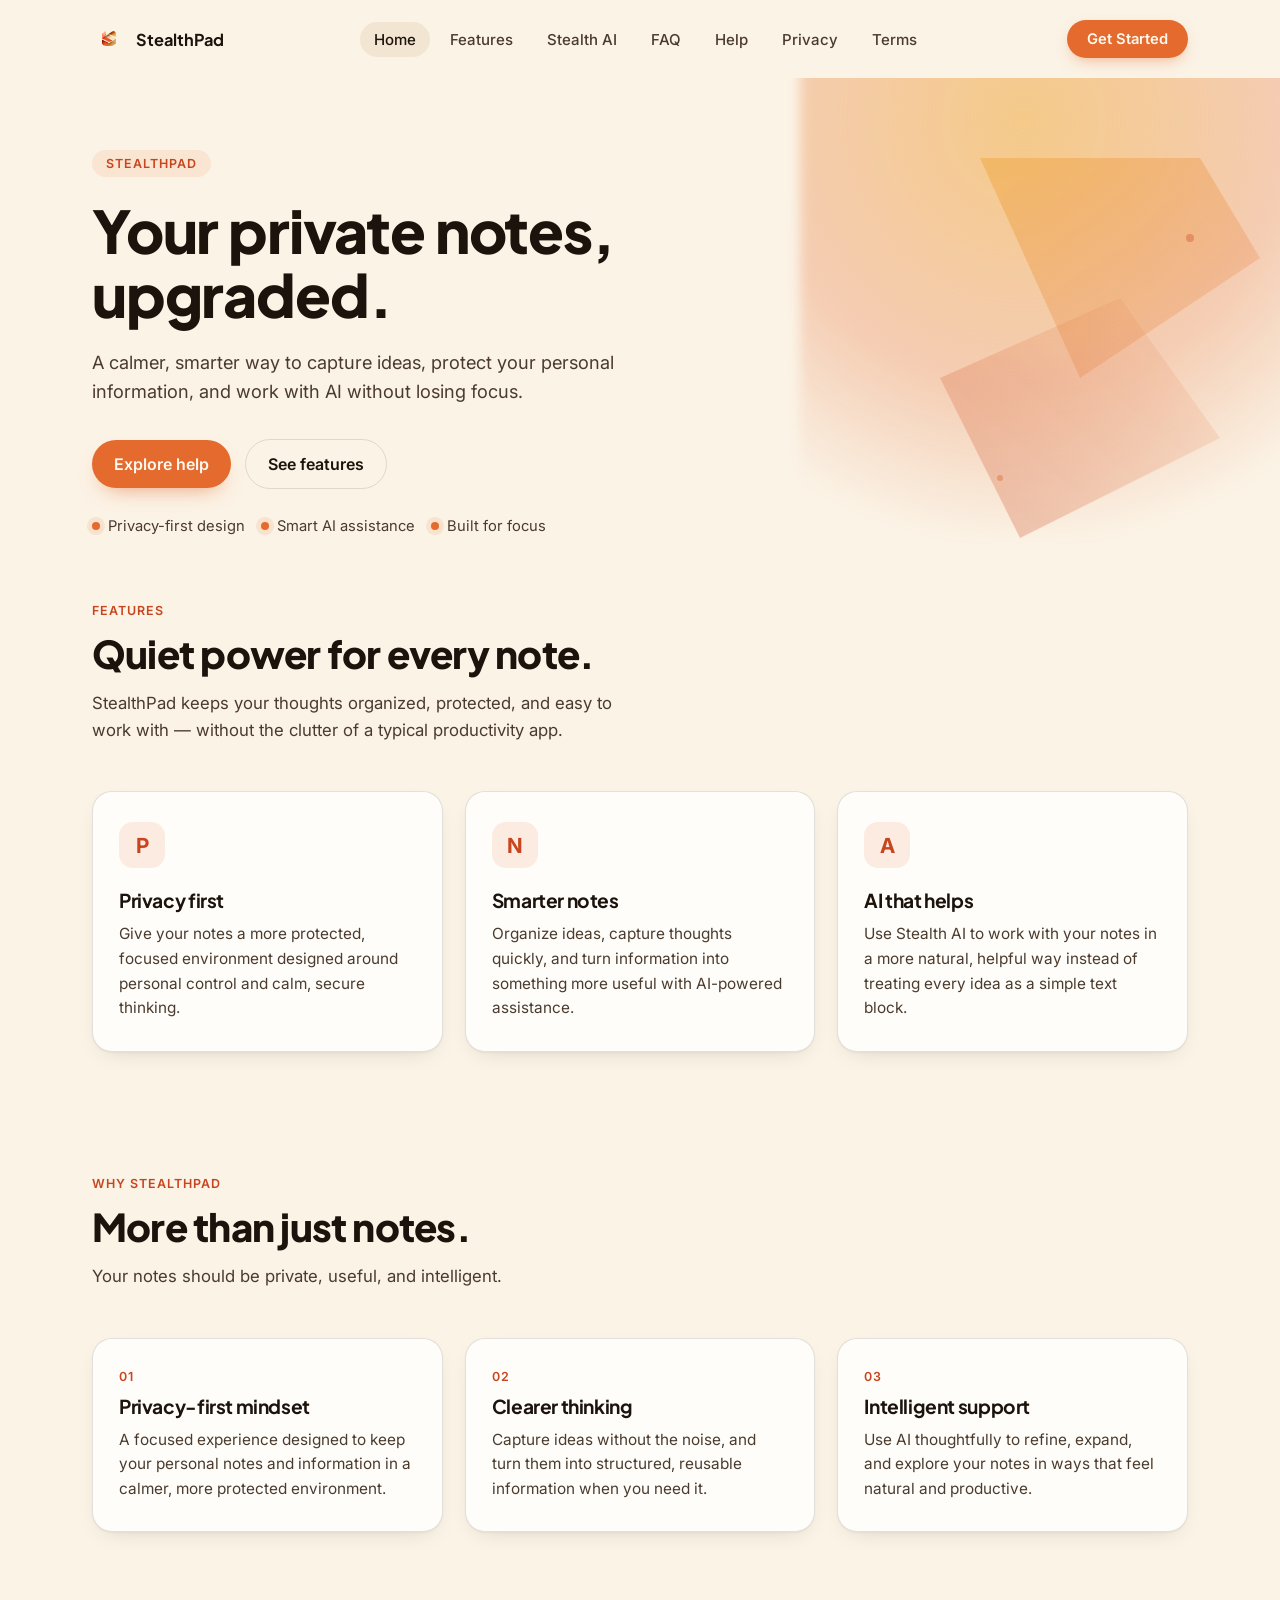
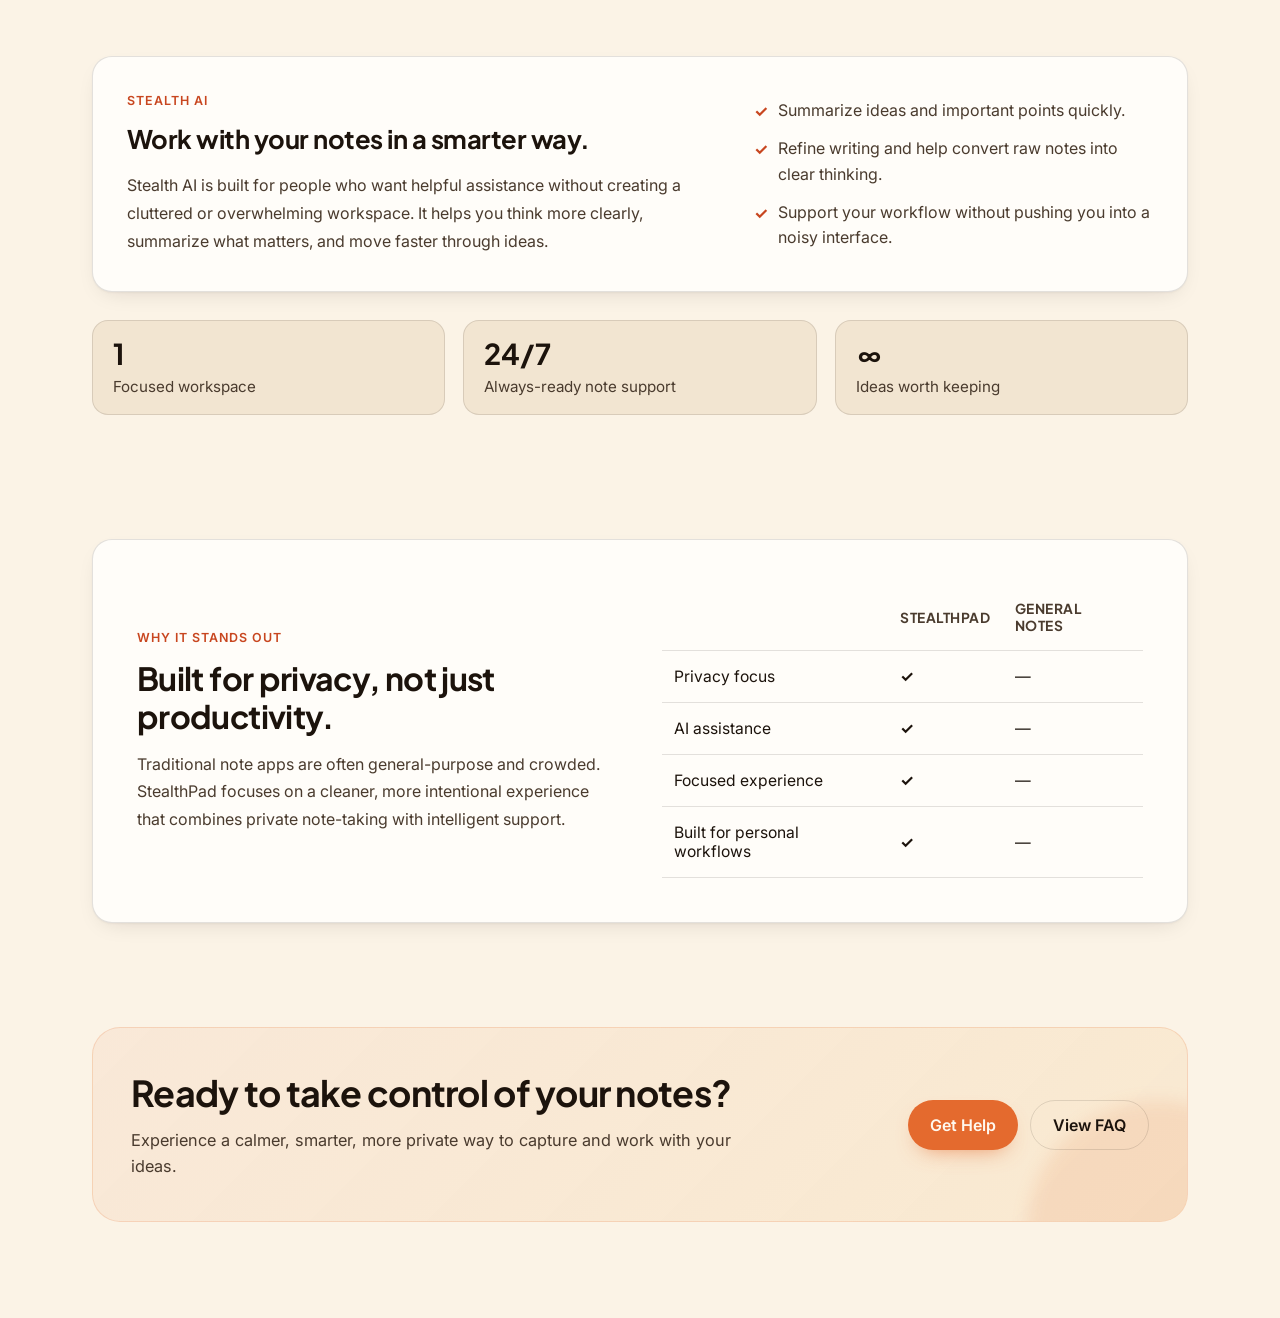
<file: docs/index.html>
<!DOCTYPE html>
<html lang="en">
<head>
  <meta charset="UTF-8">
  <meta name="viewport" content="width=device-width, initial-scale=1.0">
  <title>StealthPad — Private, Smart Notes</title>
  <meta name="description" content="StealthPad helps you organize notes privately with a focused, intelligent workspace built for modern thinking.">
  <link rel="preconnect" href="https://fonts.googleapis.com">
  <link rel="preconnect" href="https://fonts.gstatic.com" crossorigin>
  <link href="https://fonts.googleapis.com/css2?family=Plus+Jakarta+Sans:wght@500;600;700;800&family=Inter:wght@400;500;600;700&display=swap" rel="stylesheet">
  <style>
    :root {
      --ink: #1c130c;
      --ink-soft: #4a3b2e;
      --paper: #fbf3e6;
      --paper-alt: #f2e5d1;
      --card: #fffdf9;
      --line: rgba(28, 19, 12, 0.12);
      --line-soft: rgba(28, 19, 12, 0.07);
      --orange: #e46a2e;
      --orange-deep: #c8461f;
      --amber: #f0a83e;
      --dark: #18110b;
      --dark-card: #241a11;
      --shadow-card: 0 1px 2px rgba(28, 19, 12, 0.04), 0 8px 24px -12px rgba(28, 19, 12, 0.18);
      --radius-lg: 20px;
      --radius-md: 14px;
      --maxw: 1160px;
      --font-display: 'Plus Jakarta Sans', 'Inter', sans-serif;
      --font-body: 'Inter', sans-serif;
    }

    * { box-sizing: border-box; }
    html { scroll-behavior: smooth; }
    body {
      margin: 0;
      font-family: var(--font-body);
      background: var(--paper);
      color: var(--ink);
      overflow-x: hidden;
      -webkit-font-smoothing: antialiased;
    }

    img { max-width: 100%; display: block; }
    a { color: inherit; }
    button, input { font-family: inherit; }

    ::selection { background: var(--amber); color: var(--ink); }
    :focus-visible {
      outline: 2px solid var(--orange-deep);
      outline-offset: 3px;
      border-radius: 6px;
    }

    .wrap {
      max-width: var(--maxw);
      margin: 0 auto;
      padding: 0 32px;
    }

    h1, h2, h3 {
      margin: 0;
      font-family: var(--font-display);
      letter-spacing: -0.02em;
      color: var(--ink);
    }

    .site-nav {
      position: sticky;
      top: 0;
      z-index: 100;
      padding: 20px 0;
      transition: background-color 280ms ease, box-shadow 280ms ease, padding 280ms ease, backdrop-filter 280ms ease;
    }

    .site-nav.scrolled {
      padding: 12px 0;
      background: rgba(251, 243, 230, 0.78);
      backdrop-filter: blur(14px) saturate(160%);
      -webkit-backdrop-filter: blur(14px) saturate(160%);
      box-shadow: 0 1px 0 rgba(28, 19, 12, 0.12);
    }

    .nav-row {
      display: flex;
      align-items: center;
      justify-content: space-between;
      gap: 24px;
    }

    .brand {
      display: flex;
      align-items: center;
      gap: 10px;
      text-decoration: none;
      flex-shrink: 0;
    }

    .brand img {
      height: 34px;
      width: auto;
      transition: height 280ms ease;
    }

    .site-nav.scrolled .brand img { height: 28px; }

    .brand-name {
      font-family: var(--font-display);
      font-weight: 700;
      font-size: 1.02rem;
      color: var(--ink);
    }

    .nav-links {
      display: flex;
      align-items: center;
      gap: 6px;
      list-style: none;
      margin: 0;
      padding: 0;
    }

    .nav-links a {
      text-decoration: none;
      color: var(--ink-soft);
      font-size: 0.94rem;
      font-weight: 500;
      padding: 8px 14px;
      border-radius: 999px;
      transition: color 180ms ease, background-color 180ms ease;
    }

    .nav-links a:hover {
      color: var(--ink);
      background: var(--line-soft);
    }

    .nav-links a.current {
      color: var(--ink);
      background: var(--paper-alt);
    }

    .nav-cta {
      display: inline-flex;
      align-items: center;
      gap: 8px;
      background: var(--orange);
      color: #fff8ef;
      font-weight: 600;
      font-size: 0.92rem;
      padding: 10px 20px;
      border-radius: 999px;
      text-decoration: none;
      box-shadow: 0 6px 16px -6px rgba(228, 106, 46, 0.55);
      transition: transform 160ms ease, box-shadow 160ms ease, background-color 160ms ease;
      flex-shrink: 0;
    }

    .nav-cta:hover {
      background: var(--orange-deep);
      transform: translateY(-1px);
      box-shadow: 0 10px 22px -8px rgba(200, 70, 31, 0.6);
    }

    .nav-toggle {
      display: none;
      background: none;
      border: none;
      cursor: pointer;
      padding: 8px;
      color: var(--ink);
    }

    .nav-toggle svg { width: 24px; height: 24px; }

    .mobile-panel {
      display: none;
      flex-direction: column;
      gap: 2px;
      background: var(--card);
      border: 1px solid var(--line);
      border-radius: 16px;
      margin-top: 12px;
      padding: 8px;
      box-shadow: var(--shadow-card);
    }

    .mobile-panel a {
      text-decoration: none;
      color: var(--ink);
      padding: 12px 14px;
      border-radius: 10px;
      font-weight: 500;
      font-size: 0.98rem;
    }

    .mobile-panel a:active { background: var(--paper-alt); }
    .mobile-panel.open { display: flex; }

    .hero {
      position: relative;
      padding: 72px 0 40px;
      overflow: hidden;
    }

    .hero-glow {
      position: absolute;
      top: -180px;
      right: -160px;
      width: 640px;
      height: 640px;
      background: radial-gradient(circle at 35% 35%, rgba(240, 168, 62, 0.55), rgba(228, 106, 46, 0.28) 45%, rgba(228, 106, 46, 0) 72%);
      filter: blur(6px);
      pointer-events: none;
      z-index: 0;
    }

    .hero-shapes {
      position: absolute;
      top: 40px;
      right: -40px;
      width: 460px;
      height: 460px;
      z-index: 0;
      opacity: 0.9;
      pointer-events: none;
    }

    .hero-inner {
      position: relative;
      z-index: 1;
      max-width: 640px;
    }

    .eyebrow {
      display: inline-block;
      font-size: 0.78rem;
      font-weight: 600;
      letter-spacing: 0.08em;
      text-transform: uppercase;
      color: var(--orange-deep);
      background: rgba(228, 106, 46, 0.1);
      padding: 6px 14px;
      border-radius: 999px;
      margin-bottom: 22px;
    }

    .hero h1 {
      font-size: clamp(2.4rem, 4.6vw, 3.8rem);
      font-weight: 800;
      line-height: 1.08;
      margin-bottom: 22px;
    }

    .hero p.lede {
      font-size: 1.14rem;
      line-height: 1.6;
      color: var(--ink-soft);
      max-width: 560px;
      margin-bottom: 32px;
    }

    .hero-actions {
      display: flex;
      align-items: center;
      flex-wrap: wrap;
      gap: 14px;
      margin-bottom: 28px;
    }

    .btn-primary,
    .btn-secondary {
      display: inline-flex;
      align-items: center;
      justify-content: center;
      text-decoration: none;
      border-radius: 999px;
      padding: 14px 22px;
      font-weight: 600;
      transition: transform 180ms ease, box-shadow 180ms ease, background-color 180ms ease;
    }

    .btn-primary {
      background: var(--orange);
      color: #fff8ef;
      box-shadow: 0 10px 22px -12px rgba(228, 106, 46, 0.75);
    }

    .btn-primary:hover {
      transform: translateY(-1px);
      background: var(--orange-deep);
    }

    .btn-secondary {
      background: transparent;
      border: 1px solid var(--line);
      color: var(--ink);
    }

    .btn-secondary:hover {
      background: var(--paper-alt);
      transform: translateY(-1px);
    }

    .hero-meta {
      display: flex;
      flex-wrap: wrap;
      gap: 16px;
      font-size: 0.92rem;
      color: var(--ink-soft);
    }

    .hero-meta span {
      display: inline-flex;
      align-items: center;
      gap: 8px;
    }

    .dot {
      width: 8px;
      height: 8px;
      border-radius: 50%;
      background: var(--orange);
      box-shadow: 0 0 0 5px rgba(228, 106, 46, 0.12);
    }

    .section-head {
      max-width: 560px;
      margin-bottom: 48px;
    }

    .section-label {
      display: block;
      margin-bottom: 14px;
      color: var(--orange-deep);
      font-size: 0.78rem;
      font-weight: 600;
      letter-spacing: 0.08em;
      text-transform: uppercase;
    }

    .section-head h2 {
      font-size: clamp(1.8rem, 3vw, 2.5rem);
      font-weight: 800;
      line-height: 1.15;
      margin-bottom: 14px;
    }

    .section-head p {
      color: var(--ink-soft);
      font-size: 1.05rem;
      line-height: 1.6;
      margin: 0;
    }

    .features-section,
    .diff-section,
    .ai-section,
    .compare-section,
    .cta-section {
      padding: 28px 0 96px;
    }

    .feature-grid,
    .diff-grid {
      display: grid;
      grid-template-columns: repeat(3, minmax(0, 1fr));
      gap: 22px;
    }

    .feature-card,
    .diff-card,
    .ai-panel,
    .compare-wrap {
      background: var(--card);
      border: 1px solid var(--line);
      border-radius: var(--radius-lg);
      box-shadow: var(--shadow-card);
    }

    .feature-card,
    .diff-card {
      padding: 30px 26px;
      transition: transform 220ms ease, box-shadow 220ms ease, border-color 220ms ease;
    }

    .feature-card:hover,
    .diff-card:hover {
      transform: translateY(-4px);
      border-color: rgba(228, 106, 46, 0.35);
    }

    .feature-icon {
      width: 46px;
      height: 46px;
      border-radius: 14px;
      display: grid;
      place-items: center;
      margin-bottom: 20px;
      background: rgba(228, 106, 46, 0.12);
      color: var(--orange-deep);
      font-size: 1.3rem;
      font-weight: 700;
    }

    .feature-card h3,
    .diff-card h3 {
      font-size: 1.2rem;
      margin-bottom: 10px;
    }

    .feature-card p,
    .diff-card p {
      margin: 0;
      line-height: 1.6;
      color: var(--ink-soft);
      font-size: 0.96rem;
    }

    .ai-panel {
      padding: 36px 34px;
      display: grid;
      grid-template-columns: 1.2fr 0.8fr;
      gap: 28px;
      align-items: center;
    }

    .ai-panel h3 {
      font-size: clamp(1.5rem, 2vw, 2rem);
      margin-bottom: 16px;
    }

    .ai-panel p {
      margin: 0;
      line-height: 1.75;
      color: var(--ink-soft);
      font-size: 1rem;
    }

    .ai-list {
      list-style: none;
      padding: 0;
      margin: 0;
      display: grid;
      gap: 12px;
    }

    .ai-list li {
      display: flex;
      align-items: flex-start;
      gap: 10px;
      color: var(--ink-soft);
      line-height: 1.6;
    }

    .ai-list li::before {
      content: "✓";
      color: var(--orange-deep);
      font-weight: 700;
      margin-top: 1px;
    }

    .measure-strip {
      margin-top: 28px;
      display: grid;
      grid-template-columns: repeat(3, minmax(0, 1fr));
      gap: 18px;
    }

    .measure {
      background: var(--paper-alt);
      border: 1px solid var(--line);
      border-radius: 16px;
      padding: 18px 20px;
    }

    .measure strong {
      display: block;
      font-family: var(--font-display);
      font-size: 1.8rem;
      line-height: 1;
      margin-bottom: 8px;
      color: var(--ink);
    }

    .measure span {
      color: var(--ink-soft);
      font-size: 0.95rem;
    }

    .compare-wrap {
      padding: 44px;
      display: grid;
      grid-template-columns: 1fr 1fr;
      gap: 44px;
      align-items: center;
    }

    .compare-copy h2 {
      font-size: clamp(1.6rem, 2.5vw, 2.2rem);
      line-height: 1.2;
      margin-bottom: 16px;
    }

    .compare-copy p {
      margin: 0;
      color: var(--ink-soft);
      line-height: 1.7;
      font-size: 1rem;
    }

    .compare-table {
      width: 100%;
      border-collapse: collapse;
    }

    .compare-table th,
    .compare-table td {
      text-align: left;
      padding: 16px 12px;
      border-bottom: 1px solid var(--line);
    }

    .compare-table th {
      font-family: var(--font-display);
      font-size: 0.86rem;
      color: var(--ink-soft);
      letter-spacing: 0.04em;
      text-transform: uppercase;
    }

    .compare-table td {
      color: var(--ink);
      font-size: 0.98rem;
    }

    .brand-col {
      color: var(--orange-deep);
    }

    .mark-yes {
      color: var(--orange-deep);
      font-weight: 700;
    }

    .mark-no {
      color: #8b7d6b;
    }

    .cta-section {
      padding-top: 8px;
    }

    .cta-inner {
      position: relative;
      overflow: hidden;
      background: linear-gradient(135deg, rgba(228,106,46,0.08), rgba(240,168,62,0.12));
      border: 1px solid rgba(228,106,46,0.18);
      border-radius: 28px;
      padding: 42px 38px;
      display: flex;
      align-items: center;
      justify-content: space-between;
      gap: 24px;
    }

    .cta-inner::before {
      content: "";
      position: absolute;
      inset: auto -100px -140px auto;
      width: 260px;
      height: 260px;
      border-radius: 50%;
      background: rgba(228, 106, 46, 0.12);
      filter: blur(8px);
    }

    .cta-copy {
      position: relative;
      z-index: 1;
      max-width: 620px;
    }

    .cta-copy h2 {
      font-size: clamp(1.7rem, 2.8vw, 2.5rem);
      margin-bottom: 12px;
    }

    .cta-copy p {
      margin: 0;
      line-height: 1.6;
      color: var(--ink-soft);
      font-size: 1.02rem;
    }

    .cta-actions {
      position: relative;
      z-index: 1;
      display: flex;
      flex-wrap: wrap;
      gap: 12px;
      justify-content: flex-end;
    }

    .small-link {
      color: var(--orange-deep);
      text-decoration: none;
      font-weight: 600;
    }

    @media (max-width: 940px) {
      .nav-links { display: none; }
      .nav-cta { display: none; }
      .nav-toggle { display: inline-flex; }

      .feature-grid,
      .diff-grid,
      .measure-strip,
      .ai-panel,
      .compare-wrap {
        grid-template-columns: 1fr;
      }

      .compare-wrap { padding: 24px; }
    }

    @media (max-width: 640px) {
      .wrap { padding: 0 20px; }
      .hero { padding-top: 54px; }
      .hero-actions,
      .cta-inner {
        flex-direction: column;
        align-items: flex-start;
      }
      .cta-actions { justify-content: flex-start; }
      .cta-inner { padding: 28px 22px; }
      .feature-card, .diff-card { padding: 24px 20px; }
      .ai-panel { padding: 26px 20px; }
    }

    @media (prefers-reduced-motion: reduce) {
      * { transition-duration: 0.001ms !important; animation-duration: 0.001ms !important; scroll-behavior: auto !important; }
    }
  </style>
</head>
<body>
  <nav class="site-nav" id="siteNav">
    <div class="wrap nav-row">
      <a href="index.html" class="brand" aria-label="StealthPad home">
        <img src="logo.png" alt="StealthPad logo">
        <span class="brand-name">StealthPad</span>
      </a>

      <ul class="nav-links">
        <li><a href="index.html" class="current">Home</a></li>
        <li><a href="#features">Features</a></li>
        <li><a href="#stealth-ai">Stealth AI</a></li>
        <li><a href="stealthpad-faq.html">FAQ</a></li>
        <li><a href="stealthpad-help.html">Help</a></li>
        <li><a href="stealthpad-privacy.html">Privacy</a></li>
        <li><a href="stealthpad-terms.html">Terms</a></li>
      </ul>

      <a href="#start" class="nav-cta">Get Started</a>

      <button class="nav-toggle" id="navToggle" aria-label="Open menu" aria-expanded="false" aria-controls="mobilePanel">
        <svg viewBox="0 0 24 24" fill="none" stroke="currentColor" stroke-width="2" stroke-linecap="round"><line x1="4" y1="7" x2="20" y2="7"/><line x1="4" y1="12" x2="20" y2="12"/><line x1="4" y1="17" x2="20" y2="17"/></svg>
      </button>
    </div>

    <div class="wrap">
      <div class="mobile-panel" id="mobilePanel">
        <a href="index.html">Home</a>
        <a href="#features">Features</a>
        <a href="#stealth-ai">Stealth AI</a>
        <a href="stealthpad-faq.html">FAQ</a>
        <a href="stealthpad-help.html">Help</a>
        <a href="stealthpad-privacy.html">Privacy</a>
        <a href="stealthpad-terms.html">Terms</a>
      </div>
    </div>
  </nav>

  <header class="hero">
    <div class="hero-glow" aria-hidden="true"></div>
    <svg class="hero-shapes" viewBox="0 0 460 460" aria-hidden="true">
      <defs>
        <linearGradient id="g1" x1="0" y1="0" x2="1" y2="1">
          <stop offset="0%" stop-color="#f0a83e" stop-opacity="0.55"/>
          <stop offset="100%" stop-color="#e46a2e" stop-opacity="0.15"/>
        </linearGradient>
        <linearGradient id="g2" x1="0" y1="1" x2="1" y2="0">
          <stop offset="0%" stop-color="#c8461f" stop-opacity="0.35"/>
          <stop offset="100%" stop-color="#e46a2e" stop-opacity="0.05"/>
        </linearGradient>
      </defs>
      <path d="M120 40 L340 40 L400 140 L220 260 Z" fill="url(#g1)"/>
      <path d="M80 260 L260 180 L360 320 L160 420 Z" fill="url(#g2)"/>
      <circle cx="330" cy="120" r="4" fill="#c8461f" opacity="0.4"/>
      <circle cx="140" cy="360" r="3" fill="#e46a2e" opacity="0.5"/>
    </svg>

    <div class="wrap">
      <div class="hero-inner">
        <span class="eyebrow">StealthPad</span>
        <h1>Your private notes, upgraded.</h1>
        <p class="lede">A calmer, smarter way to capture ideas, protect your personal information, and work with AI without losing focus.</p>

        <div class="hero-actions" id="start">
          <a href="stealthpad-help.html" class="btn-primary">Explore help</a>
          <a href="#features" class="btn-secondary">See features</a>
        </div>

        <div class="hero-meta" aria-label="StealthPad highlights">
          <span><span class="dot"></span> Privacy-first design</span>
          <span><span class="dot"></span> Smart AI assistance</span>
          <span><span class="dot"></span> Built for focus</span>
        </div>
      </div>
    </div>
  </header>

  <main>
    <section class="features-section" id="features">
      <div class="wrap">
        <div class="section-head">
          <span class="section-label">Features</span>
          <h2>Quiet power for every note.</h2>
          <p>StealthPad keeps your thoughts organized, protected, and easy to work with — without the clutter of a typical productivity app.</p>
        </div>

        <div class="feature-grid">
          <article class="feature-card">
            <div class="feature-icon">P</div>
            <h3>Privacy first</h3>
            <p>Give your notes a more protected, focused environment designed around personal control and calm, secure thinking.</p>
          </article>

          <article class="feature-card">
            <div class="feature-icon">N</div>
            <h3>Smarter notes</h3>
            <p>Organize ideas, capture thoughts quickly, and turn information into something more useful with AI-powered assistance.</p>
          </article>

          <article class="feature-card">
            <div class="feature-icon">A</div>
            <h3>AI that helps</h3>
            <p>Use Stealth AI to work with your notes in a more natural, helpful way instead of treating every idea as a simple text block.</p>
          </article>
        </div>
      </div>
    </section>

    <section class="diff-section">
      <div class="wrap">
        <div class="section-head">
          <span class="section-label">Why StealthPad</span>
          <h2>More than just notes.</h2>
          <p>Your notes should be private, useful, and intelligent.</p>
        </div>

        <div class="diff-grid">
          <article class="diff-card">
            <div class="section-label" style="margin-bottom:10px;">01</div>
            <h3>Privacy-first mindset</h3>
            <p>A focused experience designed to keep your personal notes and information in a calmer, more protected environment.</p>
          </article>

          <article class="diff-card">
            <div class="section-label" style="margin-bottom:10px;">02</div>
            <h3>Clearer thinking</h3>
            <p>Capture ideas without the noise, and turn them into structured, reusable information when you need it.</p>
          </article>

          <article class="diff-card">
            <div class="section-label" style="margin-bottom:10px;">03</div>
            <h3>Intelligent support</h3>
            <p>Use AI thoughtfully to refine, expand, and explore your notes in ways that feel natural and productive.</p>
          </article>
        </div>
      </div>
    </section>

    <section class="ai-section" id="stealth-ai">
      <div class="wrap">
        <div class="ai-panel">
          <div>
            <span class="section-label">Stealth AI</span>
            <h3>Work with your notes in a smarter way.</h3>
            <p>Stealth AI is built for people who want helpful assistance without creating a cluttered or overwhelming workspace. It helps you think more clearly, summarize what matters, and move faster through ideas.</p>
          </div>

          <ul class="ai-list">
            <li>Summarize ideas and important points quickly.</li>
            <li>Refine writing and help convert raw notes into clear thinking.</li>
            <li>Support your workflow without pushing you into a noisy interface.</li>
          </ul>
        </div>

        <div class="measure-strip" aria-label="StealthPad values">
          <div class="measure">
            <strong>1</strong>
            <span>Focused workspace</span>
          </div>
          <div class="measure">
            <strong>24/7</strong>
            <span>Always-ready note support</span>
          </div>
          <div class="measure">
            <strong>∞</strong>
            <span>Ideas worth keeping</span>
          </div>
        </div>
      </div>
    </section>

    <section class="compare-section">
      <div class="wrap">
        <div class="compare-wrap">
          <div class="compare-copy">
            <span class="section-label">Why it stands out</span>
            <h2>Built for privacy, not just productivity.</h2>
            <p>Traditional note apps are often general-purpose and crowded. StealthPad focuses on a cleaner, more intentional experience that combines private note-taking with intelligent support.</p>
          </div>

          <table class="compare-table" aria-label="Comparison between StealthPad and other note tools">
            <thead>
              <tr>
                <th></th>
                <th class="brand-col">StealthPad</th>
                <th>General Notes</th>
              </tr>
            </thead>
            <tbody>
              <tr><td>Privacy focus</td><td class="mark-yes">✓</td><td class="mark-no">—</td></tr>
              <tr><td>AI assistance</td><td class="mark-yes">✓</td><td class="mark-no">—</td></tr>
              <tr><td>Focused experience</td><td class="mark-yes">✓</td><td class="mark-no">—</td></tr>
              <tr><td>Built for personal workflows</td><td class="mark-yes">✓</td><td class="mark-no">—</td></tr>
            </tbody>
          </table>
        </div>
      </div>
    </section>

    <section class="cta-section">
      <div class="wrap">
        <div class="cta-inner">
          <div class="cta-copy">
            <h2>Ready to take control of your notes?</h2>
            <p>Experience a calmer, smarter, more private way to capture and work with your ideas.</p>
          </div>

          <div class="cta-actions">
            <a href="stealthpad-help.html" class="btn-primary">Get Help</a>
            <a href="stealthpad-faq.html" class="btn-secondary">View FAQ</a>
          </div>
        </div>
      </div>
    </section>
  </main>

  <script>
    const nav = document.getElementById('siteNav');
    const navToggle = document.getElementById('navToggle');
    const mobilePanel = document.getElementById('mobilePanel');

    const setScrolledState = () => {
      nav.classList.toggle('scrolled', window.scrollY > 12);
    };

    window.addEventListener('scroll', setScrolledState, { passive: true });
    setScrolledState();

    navToggle.addEventListener('click', () => {
      const isOpen = mobilePanel.classList.toggle('open');
      navToggle.setAttribute('aria-expanded', String(isOpen));
    });

    mobilePanel.querySelectorAll('a').forEach(link => {
      link.addEventListener('click', () => {
        mobilePanel.classList.remove('open');
        navToggle.setAttribute('aria-expanded', 'false');
      });
    });
  </script>
</body>
</html>
</file>
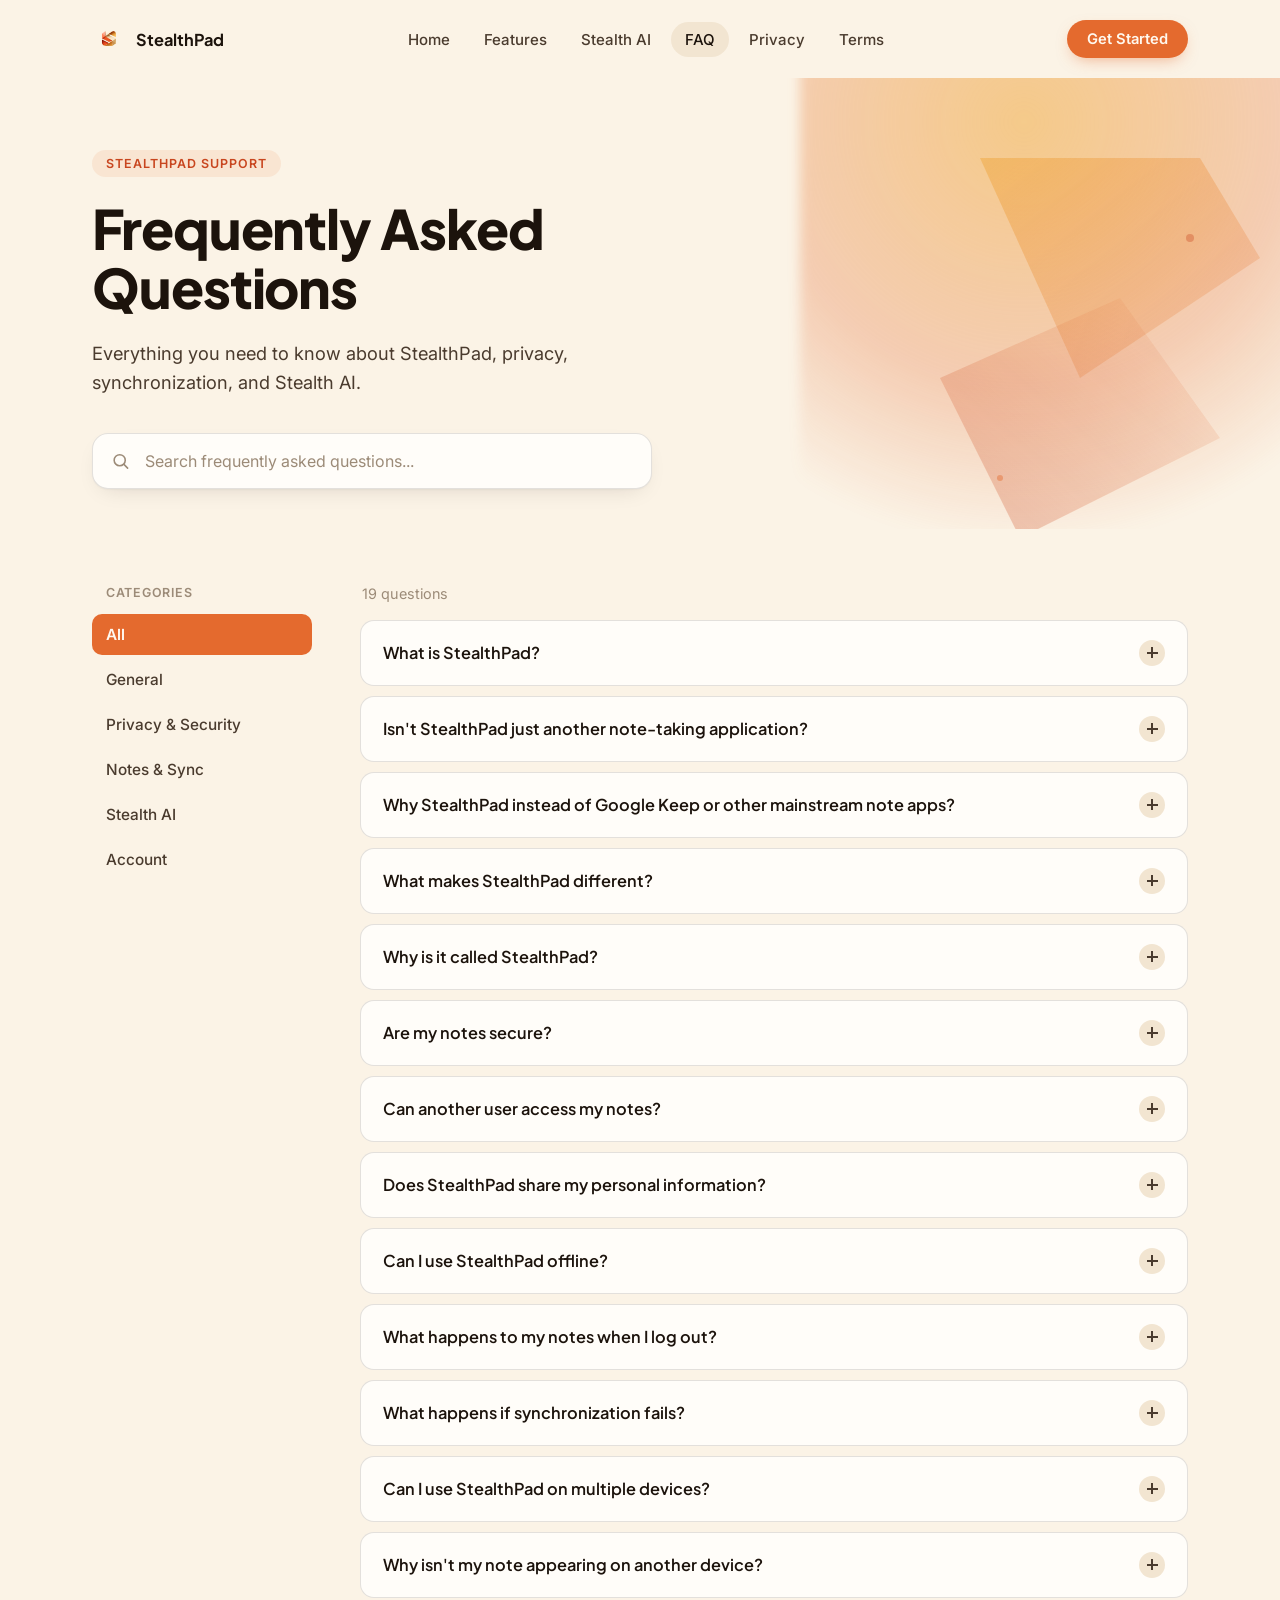
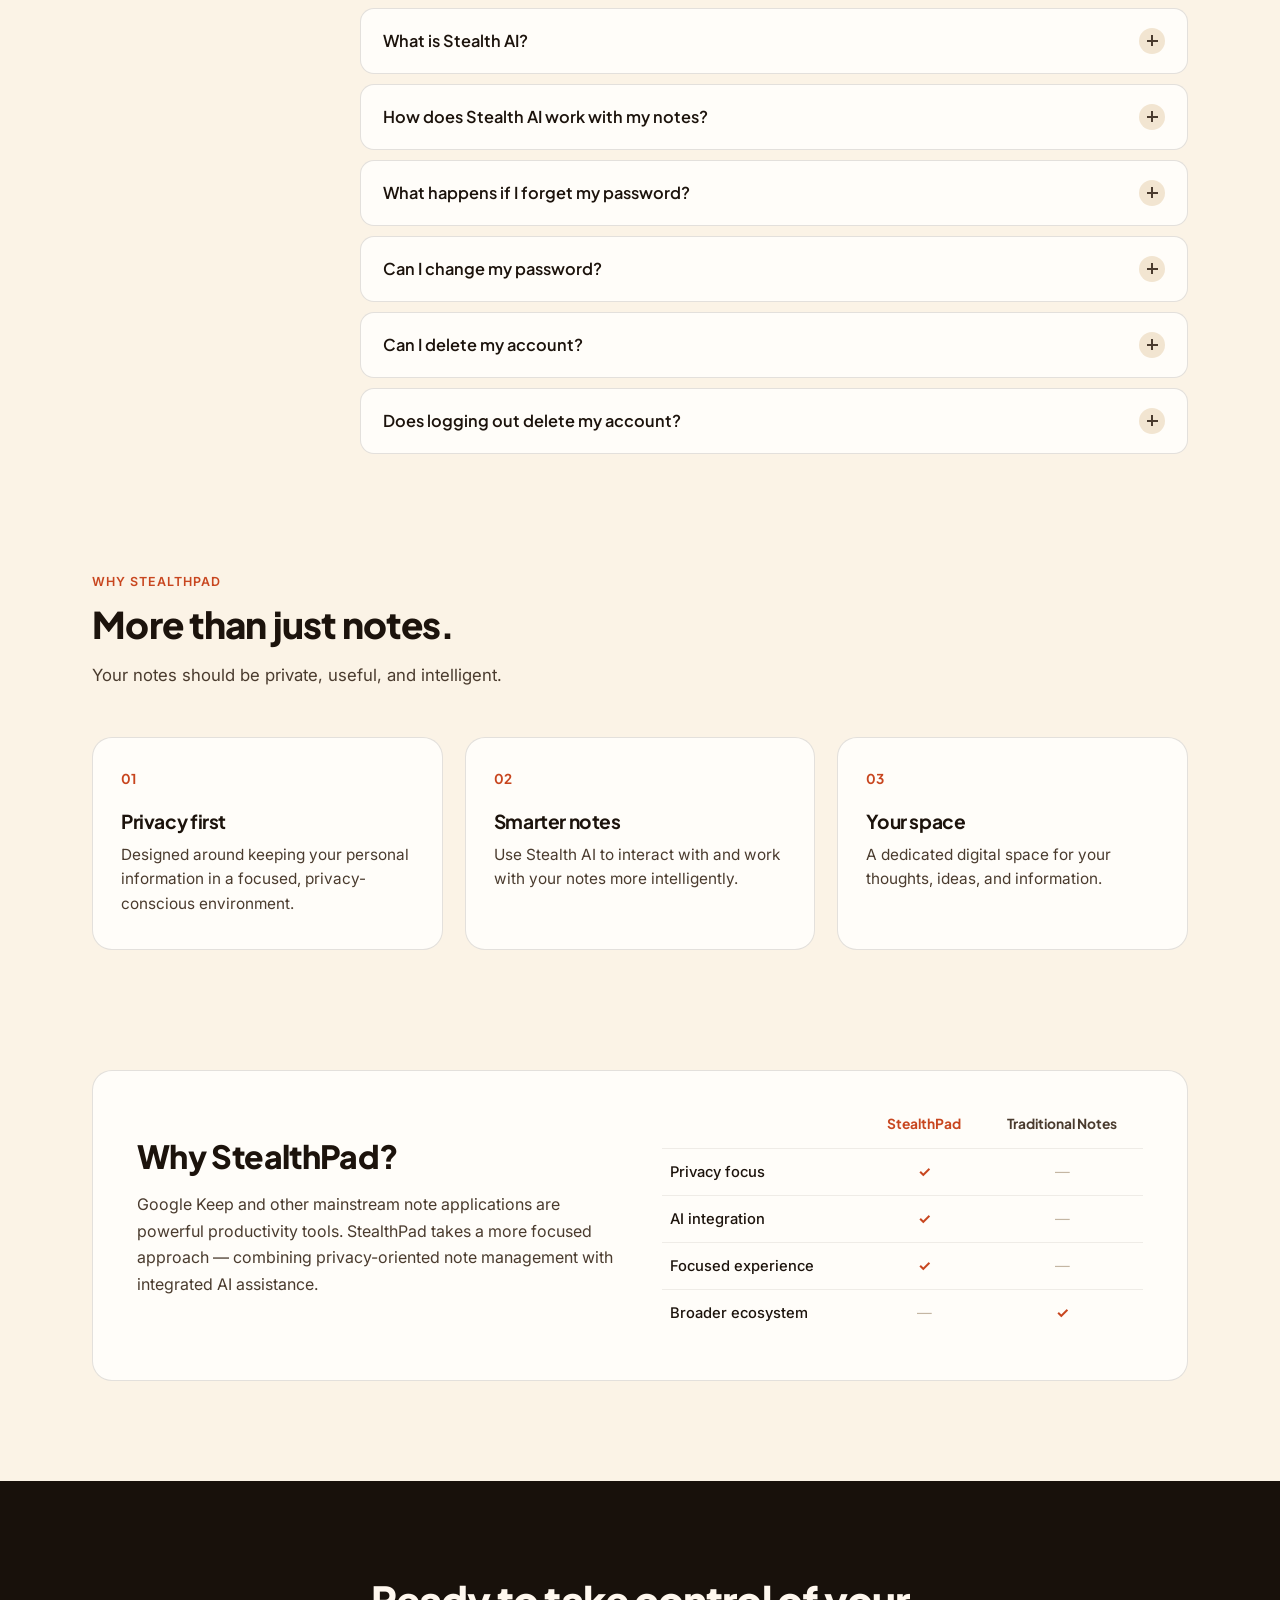
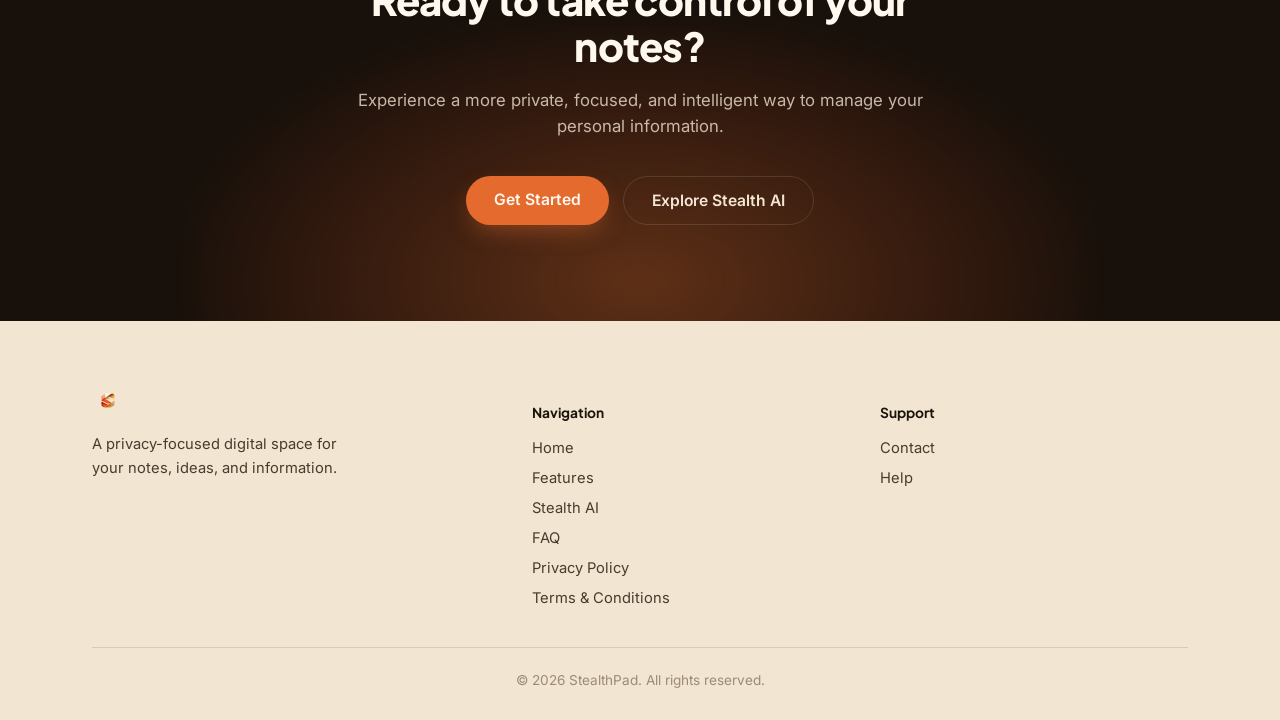
<file: docs/stealthpad-faq.html>
<!DOCTYPE html>
<html lang="en">
<head>
<meta charset="UTF-8">
<meta name="viewport" content="width=device-width, initial-scale=1.0">
<title>FAQ — StealthPad</title>
<meta name="description" content="Answers about StealthPad: privacy, note synchronization, Stealth AI, and your account.">
<link rel="preconnect" href="https://fonts.googleapis.com">
<link rel="preconnect" href="https://fonts.gstatic.com" crossorigin>
<link href="https://fonts.googleapis.com/css2?family=Plus+Jakarta+Sans:wght@500;600;700;800&family=Inter:wght@400;500;600&display=swap" rel="stylesheet">
<style>
  :root{
    --ink:#1c130c;
    --ink-soft:#4a3b2e;
    --paper:#fbf3e6;
    --paper-alt:#f2e5d1;
    --card:#fffdf9;
    --line:rgba(28,19,12,0.12);
    --line-soft:rgba(28,19,12,0.07);
    --orange:#e46a2e;
    --orange-deep:#c8461f;
    --amber:#f0a83e;
    --dark:#18110b;
    --dark-card:#241a11;
    --dark-line:rgba(255,247,235,0.12);
    --dark-text:#f3e6d4;
    --shadow-card: 0 1px 2px rgba(28,19,12,0.04), 0 8px 24px -12px rgba(28,19,12,0.18);
    --radius-lg: 20px;
    --radius-md: 14px;
    --maxw: 1160px;
    --font-display: 'Plus Jakarta Sans', 'Inter', sans-serif;
    --font-body: 'Inter', sans-serif;
  }

  *{box-sizing:border-box;}
  html{scroll-behavior:smooth;}
  body{
    margin:0;
    font-family:var(--font-body);
    color:var(--ink);
    background:var(--paper);
    -webkit-font-smoothing:antialiased;
    overflow-x:hidden;
  }
  img{max-width:100%; display:block;}
  a{color:inherit;}
  button{font-family:inherit;}

  ::selection{ background: var(--amber); color:var(--ink); }

  :focus-visible{
    outline: 2px solid var(--orange-deep);
    outline-offset: 3px;
    border-radius: 6px;
  }

  .wrap{
    max-width:var(--maxw);
    margin:0 auto;
    padding:0 32px;
  }

  h1,h2,h3{
    font-family:var(--font-display);
    color:var(--ink);
    margin:0;
    letter-spacing:-0.02em;
  }

  /* ---------------- NAV ---------------- */
  .site-nav{
    position:sticky;
    top:0;
    z-index:100;
    padding:20px 0;
    transition: background-color 280ms ease, box-shadow 280ms ease, padding 280ms ease, backdrop-filter 280ms ease;
  }
  .site-nav.scrolled{
    padding:12px 0;
    background:rgba(251,243,230,0.78);
    backdrop-filter: blur(14px) saturate(160%);
    -webkit-backdrop-filter: blur(14px) saturate(160%);
    box-shadow: 0 1px 0 var(--line);
  }
  .nav-row{
    display:flex;
    align-items:center;
    justify-content:space-between;
    gap:24px;
  }
  .brand{
    display:flex;
    align-items:center;
    gap:10px;
    text-decoration:none;
    flex-shrink:0;
  }
  .brand img{
    height:34px;
    width:auto;
    transition: height 280ms ease;
  }
  .site-nav.scrolled .brand img{ height:28px; }
  .brand-name{
    font-family:var(--font-display);
    font-weight:700;
    font-size:1.02rem;
    color:var(--ink);
  }

  .nav-links{
    display:flex;
    align-items:center;
    gap:6px;
    list-style:none;
    margin:0; padding:0;
  }
  .nav-links a{
    text-decoration:none;
    color:var(--ink-soft);
    font-size:0.94rem;
    font-weight:500;
    padding:8px 14px;
    border-radius:999px;
    transition: color 180ms ease, background-color 180ms ease;
  }
  .nav-links a:hover{ color:var(--ink); background:var(--line-soft); }
  .nav-links a.current{ color:var(--ink); background:var(--paper-alt); }

  .nav-cta{
    display:inline-flex;
    align-items:center;
    gap:8px;
    background:var(--orange);
    color:#fff8ef;
    font-weight:600;
    font-size:0.92rem;
    padding:10px 20px;
    border-radius:999px;
    text-decoration:none;
    border:none;
    cursor:pointer;
    box-shadow: 0 6px 16px -6px rgba(228,106,46,0.55);
    transition: transform 160ms ease, box-shadow 160ms ease, background-color 160ms ease;
    flex-shrink:0;
  }
  .nav-cta:hover{
    background:var(--orange-deep);
    transform:translateY(-1px);
    box-shadow: 0 10px 22px -8px rgba(200,70,31,0.6);
  }

  .nav-toggle{
    display:none;
    background:none;
    border:none;
    cursor:pointer;
    padding:8px;
    color:var(--ink);
  }
  .nav-toggle svg{ width:24px; height:24px; }

  .mobile-panel{
    display:none;
    flex-direction:column;
    gap:2px;
    background:var(--card);
    border:1px solid var(--line);
    border-radius:16px;
    margin-top:12px;
    padding:8px;
    box-shadow: var(--shadow-card);
  }
  .mobile-panel a{
    text-decoration:none;
    color:var(--ink);
    padding:12px 14px;
    border-radius:10px;
    font-weight:500;
    font-size:0.98rem;
  }
  .mobile-panel a:active{ background:var(--paper-alt); }
  .mobile-panel.open{ display:flex; }

  /* ---------------- HERO ---------------- */
  .hero{
    position:relative;
    padding:72px 0 40px;
    overflow:hidden;
  }
  .hero-glow{
    position:absolute;
    top:-180px;
    right:-160px;
    width:640px;
    height:640px;
    background: radial-gradient(circle at 35% 35%, rgba(240,168,62,0.55), rgba(228,106,46,0.28) 45%, rgba(228,106,46,0) 72%);
    filter: blur(6px);
    pointer-events:none;
    z-index:0;
  }
  .hero-shapes{
    position:absolute;
    top:40px;
    right:-40px;
    width:460px;
    height:460px;
    z-index:0;
    opacity:0.9;
    pointer-events:none;
  }
  .hero-grain{
    position:absolute;
    inset:0;
    opacity:0.05;
    mix-blend-mode:multiply;
    pointer-events:none;
    z-index:0;
  }
  .hero-inner{
    position:relative;
    z-index:1;
    max-width:640px;
  }
  .eyebrow{
    display:inline-block;
    font-size:0.78rem;
    font-weight:600;
    letter-spacing:0.08em;
    text-transform:uppercase;
    color:var(--orange-deep);
    background: rgba(228,106,46,0.1);
    padding:6px 14px;
    border-radius:999px;
    margin-bottom:22px;
  }
  .hero h1{
    font-size:clamp(2.4rem, 4.6vw, 3.4rem);
    font-weight:800;
    line-height:1.08;
    margin-bottom:22px;
  }
  .hero p.lede{
    font-size:1.14rem;
    line-height:1.6;
    color:var(--ink-soft);
    max-width:520px;
    margin-bottom:36px;
  }

  .search-box{
    position:relative;
    max-width:560px;
  }
  .search-box input{
    width:100%;
    font-family:var(--font-body);
    font-size:1rem;
    padding:17px 20px 17px 52px;
    border-radius:16px;
    border:1px solid var(--line);
    background:var(--card);
    color:var(--ink);
    box-shadow: var(--shadow-card);
    transition: box-shadow 200ms ease, border-color 200ms ease;
  }
  .search-box input::placeholder{ color:#9c8b78; }
  .search-box input:focus{
    outline:none;
    border-color: var(--orange);
    box-shadow: 0 0 0 4px rgba(228,106,46,0.14), var(--shadow-card);
  }
  .search-box svg{
    position:absolute;
    left:19px;
    top:50%;
    transform:translateY(-50%);
    width:19px; height:19px;
    color:#9c8b78;
    pointer-events:none;
  }

  /* ---------------- FAQ SECTION ---------------- */
  .faq-section{
    padding:56px 0 100px;
  }
  .faq-layout{
    display:grid;
    grid-template-columns:220px 1fr;
    gap:48px;
    align-items:start;
  }
  .cat-rail{
    position:sticky;
    top:104px;
    display:flex;
    flex-direction:column;
    gap:4px;
  }
  .cat-rail-label{
    font-size:0.78rem;
    font-weight:600;
    text-transform:uppercase;
    letter-spacing:0.06em;
    color:#9c8b78;
    margin:0 0 10px 14px;
  }
  .cat-btn{
    text-align:left;
    background:none;
    border:none;
    cursor:pointer;
    padding:11px 14px;
    border-radius:10px;
    font-size:0.96rem;
    font-weight:500;
    color:var(--ink-soft);
    transition: background-color 160ms ease, color 160ms ease;
  }
  .cat-btn:hover{ background:var(--line-soft); color:var(--ink); }
  .cat-btn.active{
    background:var(--orange);
    color:#fff8ef;
    font-weight:600;
  }

  .cat-pills{
    display:none;
  }

  .faq-count{
    font-size:0.9rem;
    color:#9c8b78;
    margin:0 0 18px 2px;
  }

  .accordion{
    display:flex;
    flex-direction:column;
    gap:10px;
  }
  .accordion-item{
    background:var(--card);
    border:1px solid var(--line);
    border-radius:var(--radius-md);
    overflow:hidden;
    transition: border-color 180ms ease, box-shadow 180ms ease;
  }
  .accordion-item:hover{
    border-color: rgba(228,106,46,0.35);
  }
  .accordion-item.open{
    box-shadow: var(--shadow-card);
    border-color: rgba(228,106,46,0.4);
  }
  .accordion-trigger{
    width:100%;
    display:flex;
    align-items:center;
    justify-content:space-between;
    gap:16px;
    background:none;
    border:none;
    cursor:pointer;
    text-align:left;
    padding:19px 22px;
    font-family:var(--font-display);
    font-size:1.02rem;
    font-weight:600;
    color:var(--ink);
  }
  .accordion-icon{
    flex-shrink:0;
    width:26px; height:26px;
    border-radius:50%;
    background:var(--paper-alt);
    display:flex;
    align-items:center;
    justify-content:center;
    position:relative;
    transition: background-color 200ms ease;
  }
  .accordion-item.open .accordion-icon{ background: var(--orange); }
  .accordion-icon::before,
  .accordion-icon::after{
    content:"";
    position:absolute;
    background:var(--ink-soft);
    transition: background-color 200ms ease, transform 200ms ease, opacity 200ms ease;
  }
  .accordion-icon::before{ width:11px; height:1.6px; }
  .accordion-icon::after{ width:1.6px; height:11px; }
  .accordion-item.open .accordion-icon::before,
  .accordion-item.open .accordion-icon::after{ background:#fff8ef; }
  .accordion-item.open .accordion-icon::after{ transform:scaleY(0); }

  .accordion-panel{
    display:grid;
    grid-template-rows:0fr;
    transition: grid-template-rows 320ms ease;
  }
  .accordion-item.open .accordion-panel{ grid-template-rows:1fr; }
  .accordion-panel-inner{ overflow:hidden; }
  .accordion-body{
    padding:0 22px 22px 22px;
    color:var(--ink-soft);
    font-size:0.98rem;
    line-height:1.65;
    max-width:640px;
  }
  .accordion-body ul{ margin:10px 0 0; padding-left:20px; }
  .accordion-body li{ margin-bottom:4px; }
  .accordion-body p + p{ margin-top:12px; }

  .no-results{
    display:none;
    padding:48px 24px;
    text-align:center;
    color:#9c8b78;
    font-size:1rem;
    border:1px dashed var(--line);
    border-radius:var(--radius-md);
  }
  .no-results.show{ display:block; }

  /* ---------------- DIFFERENTIATORS ---------------- */
  .diff-section{
    padding:20px 0 100px;
  }
  .section-head{
    max-width:560px;
    margin-bottom:48px;
  }
  .section-label{
    font-size:0.78rem;
    font-weight:600;
    letter-spacing:0.08em;
    text-transform:uppercase;
    color:var(--orange-deep);
    margin-bottom:14px;
    display:block;
  }
  .section-head h2{
    font-size:clamp(1.8rem, 3vw, 2.3rem);
    font-weight:800;
    line-height:1.15;
    margin-bottom:14px;
  }
  .section-head p{
    font-size:1.05rem;
    color:var(--ink-soft);
    line-height:1.6;
  }

  .diff-grid{
    display:grid;
    grid-template-columns:repeat(3, 1fr);
    gap:22px;
  }
  .diff-card{
    background:var(--card);
    border:1px solid var(--line);
    border-radius:var(--radius-lg);
    padding:32px 28px;
    transition: transform 220ms ease, box-shadow 220ms ease, border-color 220ms ease;
  }
  .diff-card:hover{
    transform:translateY(-4px);
    box-shadow: var(--shadow-card);
    border-color: rgba(228,106,46,0.3);
  }
  .diff-num{
    font-family:var(--font-display);
    font-size:0.85rem;
    font-weight:700;
    color:var(--orange-deep);
    margin-bottom:22px;
  }
  .diff-card h3{
    font-size:1.2rem;
    font-weight:700;
    margin-bottom:10px;
  }
  .diff-card p{
    color:var(--ink-soft);
    font-size:0.96rem;
    line-height:1.6;
    margin:0;
  }

  /* ---------------- COMPARISON ---------------- */
  .compare-section{ padding:20px 0 100px; }
  .compare-wrap{
    background:var(--card);
    border:1px solid var(--line);
    border-radius:var(--radius-lg);
    padding:44px;
    display:grid;
    grid-template-columns:1fr 1fr;
    gap:44px;
    align-items:center;
  }
  .compare-copy h2{
    font-size:clamp(1.6rem, 2.6vw, 2rem);
    font-weight:800;
    margin-bottom:16px;
    line-height:1.2;
  }
  .compare-copy p{
    color:var(--ink-soft);
    font-size:1rem;
    line-height:1.65;
  }
  .compare-table{
    width:100%;
    border-collapse:collapse;
  }
  .compare-table th{
    font-family:var(--font-display);
    font-size:0.86rem;
    font-weight:700;
    text-align:center;
    padding:0 8px 16px;
    color:var(--ink-soft);
  }
  .compare-table th:first-child{ text-align:left; font-weight:500; color:transparent; }
  .compare-table th.brand-col{ color:var(--orange-deep); }
  .compare-table td{
    padding:14px 8px;
    border-top:1px solid var(--line-soft);
    font-size:0.92rem;
    text-align:center;
  }
  .compare-table td:first-child{
    text-align:left;
    color:var(--ink);
    font-weight:500;
  }
  .mark-yes{ color:var(--orange-deep); font-weight:700; }
  .mark-no{ color:#c4b6a3; }

  /* ---------------- CTA ---------------- */
  .cta-section{
    background:var(--dark);
    color:var(--dark-text);
    padding:96px 0;
    position:relative;
    overflow:hidden;
  }
  .cta-shape{
    position:absolute;
    bottom:-220px;
    left:50%;
    transform:translateX(-50%);
    width:900px;
    height:520px;
    background: radial-gradient(ellipse at center, rgba(228,106,46,0.35), rgba(200,70,31,0.12) 55%, transparent 75%);
    filter:blur(10px);
    pointer-events:none;
  }
  .cta-inner{
    position:relative;
    z-index:1;
    max-width:600px;
    margin:0 auto;
    text-align:center;
  }
  .cta-inner h2{
    color:#fff8ef;
    font-size:clamp(1.9rem, 3.6vw, 2.5rem);
    font-weight:800;
    line-height:1.15;
    margin-bottom:18px;
  }
  .cta-inner p{
    color:rgba(243,230,212,0.78);
    font-size:1.05rem;
    line-height:1.6;
    margin-bottom:36px;
  }
  .cta-buttons{
    display:flex;
    gap:14px;
    justify-content:center;
    flex-wrap:wrap;
  }
  .btn-primary{
    background:var(--orange);
    color:#fff8ef;
    font-weight:600;
    font-size:0.98rem;
    padding:14px 28px;
    border-radius:999px;
    text-decoration:none;
    border:none;
    cursor:pointer;
    box-shadow: 0 10px 24px -8px rgba(228,106,46,0.55);
    transition: transform 160ms ease, background-color 160ms ease;
  }
  .btn-primary:hover{ background:var(--orange-deep); transform:translateY(-1px); }
  .btn-secondary{
    background:transparent;
    color:var(--dark-text);
    font-weight:600;
    font-size:0.98rem;
    padding:14px 28px;
    border-radius:999px;
    text-decoration:none;
    border:1px solid var(--dark-line);
    cursor:pointer;
    transition: background-color 160ms ease, border-color 160ms ease;
  }
  .btn-secondary:hover{ background:rgba(255,247,235,0.06); border-color:rgba(255,247,235,0.3); }

  /* ---------------- FOOTER ---------------- */
  .site-footer{
    background:var(--paper-alt);
    padding:64px 0 32px;
  }
  .footer-top{
    display:grid;
    grid-template-columns:1.3fr 1fr 1fr;
    gap:40px;
    padding-bottom:40px;
    border-bottom:1px solid var(--line);
  }
  .footer-brand img{ height:32px; margin-bottom:16px; }
  .footer-brand p{
    color:var(--ink-soft);
    font-size:0.92rem;
    line-height:1.6;
    max-width:280px;
    margin:0;
  }
  .footer-col h4{
    font-family:var(--font-display);
    font-size:0.86rem;
    font-weight:700;
    margin-bottom:16px;
    color:var(--ink);
  }
  .footer-col ul{
    list-style:none;
    margin:0; padding:0;
    display:flex;
    flex-direction:column;
    gap:10px;
  }
  .footer-col a{
    text-decoration:none;
    color:var(--ink-soft);
    font-size:0.92rem;
    transition: color 160ms ease;
  }
  .footer-col a:hover{ color:var(--orange-deep); }
  .footer-bottom{
    padding-top:24px;
    text-align:center;
    font-size:0.85rem;
    color:#9c8b78;
  }

  /* ---------------- RESPONSIVE ---------------- */
  @media (max-width: 900px){
    .wrap{ padding:0 22px; }
    .nav-links{ display:none; }
    .nav-toggle{ display:inline-flex; }
    .faq-layout{ grid-template-columns:1fr; gap:24px; }
    .cat-rail{ display:none; }
    .cat-pills{
      display:flex;
      gap:8px;
      overflow-x:auto;
      padding-bottom:4px;
      -webkit-overflow-scrolling:touch;
      scrollbar-width:none;
    }
    .cat-pills::-webkit-scrollbar{ display:none; }
    .cat-pills button{
      flex-shrink:0;
      background:var(--card);
      border:1px solid var(--line);
      color:var(--ink-soft);
      font-size:0.9rem;
      font-weight:500;
      padding:9px 16px;
      border-radius:999px;
      cursor:pointer;
      white-space:nowrap;
    }
    .cat-pills button.active{
      background:var(--orange);
      border-color:var(--orange);
      color:#fff8ef;
      font-weight:600;
    }
    .diff-grid{ grid-template-columns:1fr; }
    .compare-wrap{ grid-template-columns:1fr; padding:28px; }
    .footer-top{ grid-template-columns:1fr; gap:32px; }
    .hero-shapes{ width:320px; height:320px; top:10px; right:-80px; opacity:0.6;}
    .hero-glow{ width:420px; height:420px; top:-140px; right:-140px; }
  }

  @media (max-width: 560px){
    .hero{ padding:52px 0 28px; }
    .hero p.lede{ font-size:1.02rem; }
    .accordion-trigger{ padding:16px 18px; font-size:0.98rem; }
    .accordion-body{ padding:0 18px 18px; }
    .compare-table th, .compare-table td{ font-size:0.82rem; padding:10px 4px; }
    .cta-section{ padding:72px 0; }
  }

  @media (prefers-reduced-motion: reduce){
    *{ transition-duration:0.001ms !important; animation-duration:0.001ms !important; scroll-behavior:auto !important; }
  }
</style>
</head>
<body>

<nav class="site-nav" id="siteNav">
  <div class="wrap nav-row">
    <a href="#" class="brand" aria-label="StealthPad home">
      <img src="logo.png">
      <span class="brand-name">StealthPad</span>
    </a>
    <ul class="nav-links">
      <li><a href="#">Home</a></li>
      <li><a href="#">Features</a></li>
      <li><a href="#">Stealth AI</a></li>
      <li><a href="#" class="current">FAQ</a></li>
      <li><a href="https://kavychaturvedi5427.github.io/StealthPad/stealthpad-privacy.html">Privacy</a></li>
      <li><a href="https://kavychaturvedi5427.github.io/StealthPad/stealthpad-terms.html">Terms</a></li>
    </ul>
    <a href="#" class="nav-cta">Get Started</a>
    <button class="nav-toggle" id="navToggle" aria-label="Open menu" aria-expanded="false" aria-controls="mobilePanel">
      <svg viewBox="0 0 24 24" fill="none" stroke="currentColor" stroke-width="2" stroke-linecap="round"><line x1="4" y1="7" x2="20" y2="7"/><line x1="4" y1="12" x2="20" y2="12"/><line x1="4" y1="17" x2="20" y2="17"/></svg>
    </button>
  </div>
  <div class="wrap">
    <div class="mobile-panel" id="mobilePanel">
      <a href="#">Home</a>
      <a href="#">Features</a>
      <a href="#">Stealth AI</a>
      <a href="#">FAQ</a>
      <a href="https://kavychaturvedi5427.github.io/StealthPad/stealthpad-privacy.html">Privacy</a>
      <a href="https://kavychaturvedi5427.github.io/StealthPad/stealthpad-terms.html">Terms</a>
    </div>
  </div>
</nav>

<header class="hero">
  <div class="hero-glow" aria-hidden="true"></div>
  <svg class="hero-shapes" viewBox="0 0 460 460" aria-hidden="true">
    <defs>
      <linearGradient id="g1" x1="0" y1="0" x2="1" y2="1">
        <stop offset="0%" stop-color="#f0a83e" stop-opacity="0.55"/>
        <stop offset="100%" stop-color="#e46a2e" stop-opacity="0.15"/>
      </linearGradient>
      <linearGradient id="g2" x1="0" y1="1" x2="1" y2="0">
        <stop offset="0%" stop-color="#c8461f" stop-opacity="0.35"/>
        <stop offset="100%" stop-color="#e46a2e" stop-opacity="0.05"/>
      </linearGradient>
    </defs>
    <path d="M120 40 L340 40 L400 140 L220 260 Z" fill="url(#g1)"/>
    <path d="M80 260 L260 180 L360 320 L160 420 Z" fill="url(#g2)"/>
    <circle cx="330" cy="120" r="4" fill="#c8461f" opacity="0.4"/>
    <circle cx="140" cy="360" r="3" fill="#e46a2e" opacity="0.5"/>
  </svg>
  <div class="wrap">
    <div class="hero-inner">
      <span class="eyebrow">StealthPad Support</span>
      <h1>Frequently Asked Questions</h1>
      <p class="lede">Everything you need to know about StealthPad, privacy, synchronization, and Stealth AI.</p>
      <div class="search-box">
        <svg viewBox="0 0 24 24" fill="none" stroke="currentColor" stroke-width="2" stroke-linecap="round" stroke-linejoin="round"><circle cx="11" cy="11" r="7"/><line x1="21" y1="21" x2="16.65" y2="16.65"/></svg>
        <input type="text" id="faqSearch" placeholder="Search frequently asked questions..." aria-label="Search frequently asked questions">
      </div>
    </div>
  </div>
</header>

<section class="faq-section" id="faq">
  <div class="wrap">
    <div class="cat-pills" id="catPills"></div>
    <div class="faq-layout">
      <div class="cat-rail" id="catRail">
        <span class="cat-rail-label">Categories</span>
      </div>
      <div>
        <p class="faq-count" id="faqCount"></p>
        <div class="accordion" id="accordion"></div>
        <p class="no-results" id="noResults">No questions found.</p>
      </div>
    </div>
  </div>
</section>

<section class="diff-section">
  <div class="wrap">
    <div class="section-head">
      <span class="section-label">Why StealthPad</span>
      <h2>More than just notes.</h2>
      <p>Your notes should be private, useful, and intelligent.</p>
    </div>
    <div class="diff-grid">
      <div class="diff-card">
        <div class="diff-num">01</div>
        <h3>Privacy first</h3>
        <p>Designed around keeping your personal information in a focused, privacy-conscious environment.</p>
      </div>
      <div class="diff-card">
        <div class="diff-num">02</div>
        <h3>Smarter notes</h3>
        <p>Use Stealth AI to interact with and work with your notes more intelligently.</p>
      </div>
      <div class="diff-card">
        <div class="diff-num">03</div>
        <h3>Your space</h3>
        <p>A dedicated digital space for your thoughts, ideas, and information.</p>
      </div>
    </div>
  </div>
</section>

<section class="compare-section">
  <div class="wrap">
    <div class="compare-wrap">
      <div class="compare-copy">
        <h2>Why StealthPad?</h2>
        <p>Google Keep and other mainstream note applications are powerful productivity tools. StealthPad takes a more focused approach — combining privacy-oriented note management with integrated AI assistance.</p>
      </div>
      <table class="compare-table">
        <thead>
          <tr>
            <th></th>
            <th class="brand-col">StealthPad</th>
            <th>Traditional Notes</th>
          </tr>
        </thead>
        <tbody>
          <tr><td>Privacy focus</td><td class="mark-yes">✓</td><td class="mark-no">—</td></tr>
          <tr><td>AI integration</td><td class="mark-yes">✓</td><td class="mark-no">—</td></tr>
          <tr><td>Focused experience</td><td class="mark-yes">✓</td><td class="mark-no">—</td></tr>
          <tr><td>Broader ecosystem</td><td class="mark-no">—</td><td class="mark-yes">✓</td></tr>
        </tbody>
      </table>
    </div>
  </div>
</section>

<section class="cta-section">
  <div class="cta-shape" aria-hidden="true"></div>
  <div class="wrap">
    <div class="cta-inner">
      <h2>Ready to take control of your notes?</h2>
      <p>Experience a more private, focused, and intelligent way to manage your personal information.</p>
      <div class="cta-buttons">
        <a href="#" class="btn-primary">Get Started</a>
        <a href="#" class="btn-secondary">Explore Stealth AI</a>
      </div>
    </div>
  </div>
</section>

<footer class="site-footer">
  <div class="wrap">
    <div class="footer-top">
      <div class="footer-brand">
        <img src="logo.png">
        <p>A privacy-focused digital space for your notes, ideas, and information.</p>
      </div>
      <div class="footer-col">
        <h4>Navigation</h4>
        <ul>
          <li><a href="#">Home</a></li>
          <li><a href="#">Features</a></li>
          <li><a href="#">Stealth AI</a></li>
          <li><a href="#">FAQ</a></li>
          <li><a href="https://kavychaturvedi5427.github.io/StealthPad/stealthpad-privacy.html">Privacy Policy</a></li>
          <li><a href="https://kavychaturvedi5427.github.io/StealthPad/stealthpad-terms.html">Terms & Conditions</a></li>
        </ul>
      </div>
      <div class="footer-col">
        <h4>Support</h4>
        <ul>
          <li><a href="mailto:reportthis.kavy.dev@gmail.com">Contact</a></li>
          <li><a href="#">Help</a></li>
        </ul>
      </div>
    </div>
    <div class="footer-bottom">© 2026 StealthPad. All rights reserved.</div>
  </div>
</footer>

<script>
  // ---------- FAQ DATA ----------
  const FAQS = [
    { id:"f1", cat:"general", q:"What is StealthPad?", a:"<p>StealthPad is a privacy-focused digital note-taking application designed to provide a secure and convenient space for creating, organizing, and managing personal information. It combines note management, secure synchronization, and AI-powered capabilities through Stealth AI.</p>" },
    { id:"f2", cat:"general", q:"Isn't StealthPad just another note-taking application?", a:"<p>StealthPad goes beyond traditional note-taking. While creating and managing notes is at its core, the platform is designed with privacy, security, and intelligent assistance as key priorities.</p><p>StealthPad brings together:</p><ul><li>Privacy-focused note management</li><li>Secure account-based access</li><li>Cross-device synchronization</li><li>AI-powered assistance through Stealth AI</li><li>A focused environment for personal information</li></ul><p>The objective is not simply to provide another place to write notes, but to create a private digital space for your thoughts, information, and ideas.</p>" },
    { id:"f3", cat:"general", q:"Why StealthPad instead of Google Keep or other mainstream note apps?", a:"<p>Google Keep and similar applications are excellent general-purpose productivity tools. StealthPad takes a different approach by focusing specifically on privacy-oriented personal note management and integrated AI assistance.</p><p>StealthPad is designed for users who value:</p><ul><li>Privacy-first design</li><li>Dedicated personal note management</li><li>Secure, account-based synchronization</li><li>User-isolated data</li><li>Integrated AI capabilities</li><li>A focused experience rather than a broader productivity ecosystem</li></ul><p>In short: mainstream note applications are built primarily around productivity and ecosystem integration; StealthPad is built around creating a more private and focused environment for your personal information.</p>" },
    { id:"f4", cat:"general", q:"What makes StealthPad different?", a:"<p>StealthPad brings privacy-focused note management and AI assistance together in a single application. Instead of treating AI as a separate service, Stealth AI is integrated into the StealthPad experience to help users interact with and work with their notes.</p>" },
    { id:"f5", cat:"general", q:"Why is it called StealthPad?", a:"<p>The name combines \"Stealth,\" representing privacy and discretion, with \"Pad,\" representing a personal digital notebook.</p><p>StealthPad represents a private digital space where users can keep their thoughts, information, and ideas.</p>" },

    { id:"f6", cat:"privacy", q:"Are my notes secure?", a:"<p>StealthPad uses authenticated accounts and user-specific data access to help protect your notes. Each user's data is associated with their account and is isolated from other users.</p>" },
    { id:"f7", cat:"privacy", q:"Can another user access my notes?", a:"<p>No. Access to notes is tied to the authenticated user account. Users cannot access another user's notes through the application's normal API.</p>" },
    { id:"f8", cat:"privacy", q:"Does StealthPad share my personal information?", a:"<p>StealthPad is designed with privacy in mind and does not intentionally sell users' personal information. Data may be processed by StealthPad and its service providers when necessary to provide application functionality, as described in the Privacy Policy.</p>" },

    { id:"f9", cat:"sync", q:"Can I use StealthPad offline?", a:"<p>Yes. Notes can be stored locally on your device. When an internet connection is available, changes can be synchronized with your account.</p>" },
    { id:"f10", cat:"sync", q:"What happens to my notes when I log out?", a:"<p>Logging out does not delete your account or your synchronized notes. Local session and account data are cleared from the device, while your server-side notes remain associated with your account.</p>" },
    { id:"f11", cat:"sync", q:"What happens if synchronization fails?", a:"<p>StealthPad is designed to retain local changes when synchronization cannot be completed. Once connectivity is restored, synchronization can resume.</p>" },
    { id:"f12", cat:"sync", q:"Can I use StealthPad on multiple devices?", a:"<p>Yes. Sign in using the same account on a supported device to access your synchronized notes.</p>" },
    { id:"f13", cat:"sync", q:"Why isn't my note appearing on another device?", a:"<p>Make sure you're signed into the same account and have an active internet connection. Give synchronization a moment to complete, then refresh or reopen the notes section.</p>" },

    { id:"f14", cat:"ai", q:"What is Stealth AI?", a:"<p>Stealth AI is the AI-powered component of StealthPad. It provides intelligent tools that can help users interact with, understand, and work with their notes.</p>" },
    { id:"f15", cat:"ai", q:"How does Stealth AI work with my notes?", a:"<p>Stealth AI is integrated into the StealthPad experience to provide intelligent assistance around your notes. AI features should only receive the information required for the specific functionality being used.</p>" },

    { id:"f16", cat:"account", q:"What happens if I forget my password?", a:"<p>Select \"Forgot Password\" on the login screen and follow the password-reset process. A verification code will be sent to your registered email address.</p>" },
    { id:"f17", cat:"account", q:"Can I change my password?", a:"<p>Yes. Password management options are available within the application.</p>" },
    { id:"f18", cat:"account", q:"Can I delete my account?", a:"<p>Yes. StealthPad provides an account deletion option. Deleting your account removes the account and its associated server-side notes.</p>" },
    { id:"f19", cat:"account", q:"Does logging out delete my account?", a:"<p>No. Logout and account deletion are completely different actions. Logging out ends your current session, while account deletion removes your account and associated server-side data.</p>" }
  ];

  const CATEGORIES = [
    { key:"all", label:"All" },
    { key:"general", label:"General" },
    { key:"privacy", label:"Privacy & Security" },
    { key:"sync", label:"Notes & Sync" },
    { key:"ai", label:"Stealth AI" },
    { key:"account", label:"Account" }
  ];

  let activeCategory = "all";
  let searchTerm = "";

  const accordionEl = document.getElementById("accordion");
  const noResultsEl = document.getElementById("noResults");
  const faqCountEl = document.getElementById("faqCount");
  const catRail = document.getElementById("catRail");
  const catPills = document.getElementById("catPills");

  // Build category rail (desktop) and pills (mobile)
  CATEGORIES.forEach(cat => {
    const btn = document.createElement("button");
    btn.className = "cat-btn" + (cat.key === "all" ? " active" : "");
    btn.textContent = cat.label;
    btn.dataset.cat = cat.key;
    btn.addEventListener("click", () => setCategory(cat.key));
    catRail.appendChild(btn);

    const pill = document.createElement("button");
    pill.className = cat.key === "all" ? "active" : "";
    pill.textContent = cat.label;
    pill.dataset.cat = cat.key;
    pill.addEventListener("click", () => setCategory(cat.key));
    catPills.appendChild(pill);
  });

  function setCategory(key){
    activeCategory = key;
    document.querySelectorAll(".cat-btn").forEach(b => b.classList.toggle("active", b.dataset.cat === key));
    document.querySelectorAll(".cat-pills button").forEach(b => b.classList.toggle("active", b.dataset.cat === key));
    render();
  }

  function buildAccordionItem(item){
    const el = document.createElement("div");
    el.className = "accordion-item";
    el.dataset.id = item.id;
    el.innerHTML = `
      <button class="accordion-trigger" aria-expanded="false" aria-controls="panel-${item.id}" id="trigger-${item.id}">
        <span>${item.q}</span>
        <span class="accordion-icon" aria-hidden="true"></span>
      </button>
      <div class="accordion-panel" id="panel-${item.id}" role="region" aria-labelledby="trigger-${item.id}">
        <div class="accordion-panel-inner">
          <div class="accordion-body">${item.a}</div>
        </div>
      </div>
    `;
    const trigger = el.querySelector(".accordion-trigger");
    trigger.addEventListener("click", () => toggleItem(el));
    return el;
  }

  function toggleItem(el){
    const willOpen = !el.classList.contains("open");
    // close siblings for a focused, single-open experience
    accordionEl.querySelectorAll(".accordion-item.open").forEach(open => {
      if (open !== el){
        open.classList.remove("open");
        open.querySelector(".accordion-trigger").setAttribute("aria-expanded", "false");
      }
    });
    el.classList.toggle("open", willOpen);
    el.querySelector(".accordion-trigger").setAttribute("aria-expanded", String(willOpen));
  }

  function render(){
    const term = searchTerm.trim().toLowerCase();
    const filtered = FAQS.filter(item => {
      const matchesCat = activeCategory === "all" || item.cat === activeCategory;
      const matchesTerm = !term || item.q.toLowerCase().includes(term) || item.a.toLowerCase().includes(term);
      return matchesCat && matchesTerm;
    });

    accordionEl.innerHTML = "";
    if (filtered.length === 0){
      noResultsEl.classList.add("show");
      faqCountEl.textContent = "";
    } else {
      noResultsEl.classList.remove("show");
      faqCountEl.textContent = filtered.length === FAQS.length
        ? `${filtered.length} questions`
        : `${filtered.length} ${filtered.length === 1 ? "question" : "questions"} found`;
      filtered.forEach(item => accordionEl.appendChild(buildAccordionItem(item)));
    }
  }

  document.getElementById("faqSearch").addEventListener("input", (e) => {
    searchTerm = e.target.value;
    render();
  });

  render();

  // ---------- NAV SCROLL BEHAVIOR ----------
  const nav = document.getElementById("siteNav");
  function onScroll(){
    nav.classList.toggle("scrolled", window.scrollY > 12);
  }
  window.addEventListener("scroll", onScroll, { passive:true });
  onScroll();

  // ---------- MOBILE MENU ----------
  const navToggle = document.getElementById("navToggle");
  const mobilePanel = document.getElementById("mobilePanel");
  navToggle.addEventListener("click", () => {
    const isOpen = mobilePanel.classList.toggle("open");
    navToggle.setAttribute("aria-expanded", String(isOpen));
  });
  mobilePanel.querySelectorAll("a").forEach(a => {
    a.addEventListener("click", () => {
      mobilePanel.classList.remove("open");
      navToggle.setAttribute("aria-expanded", "false");
    });
  });
</script>
</body>
</html>
</file>
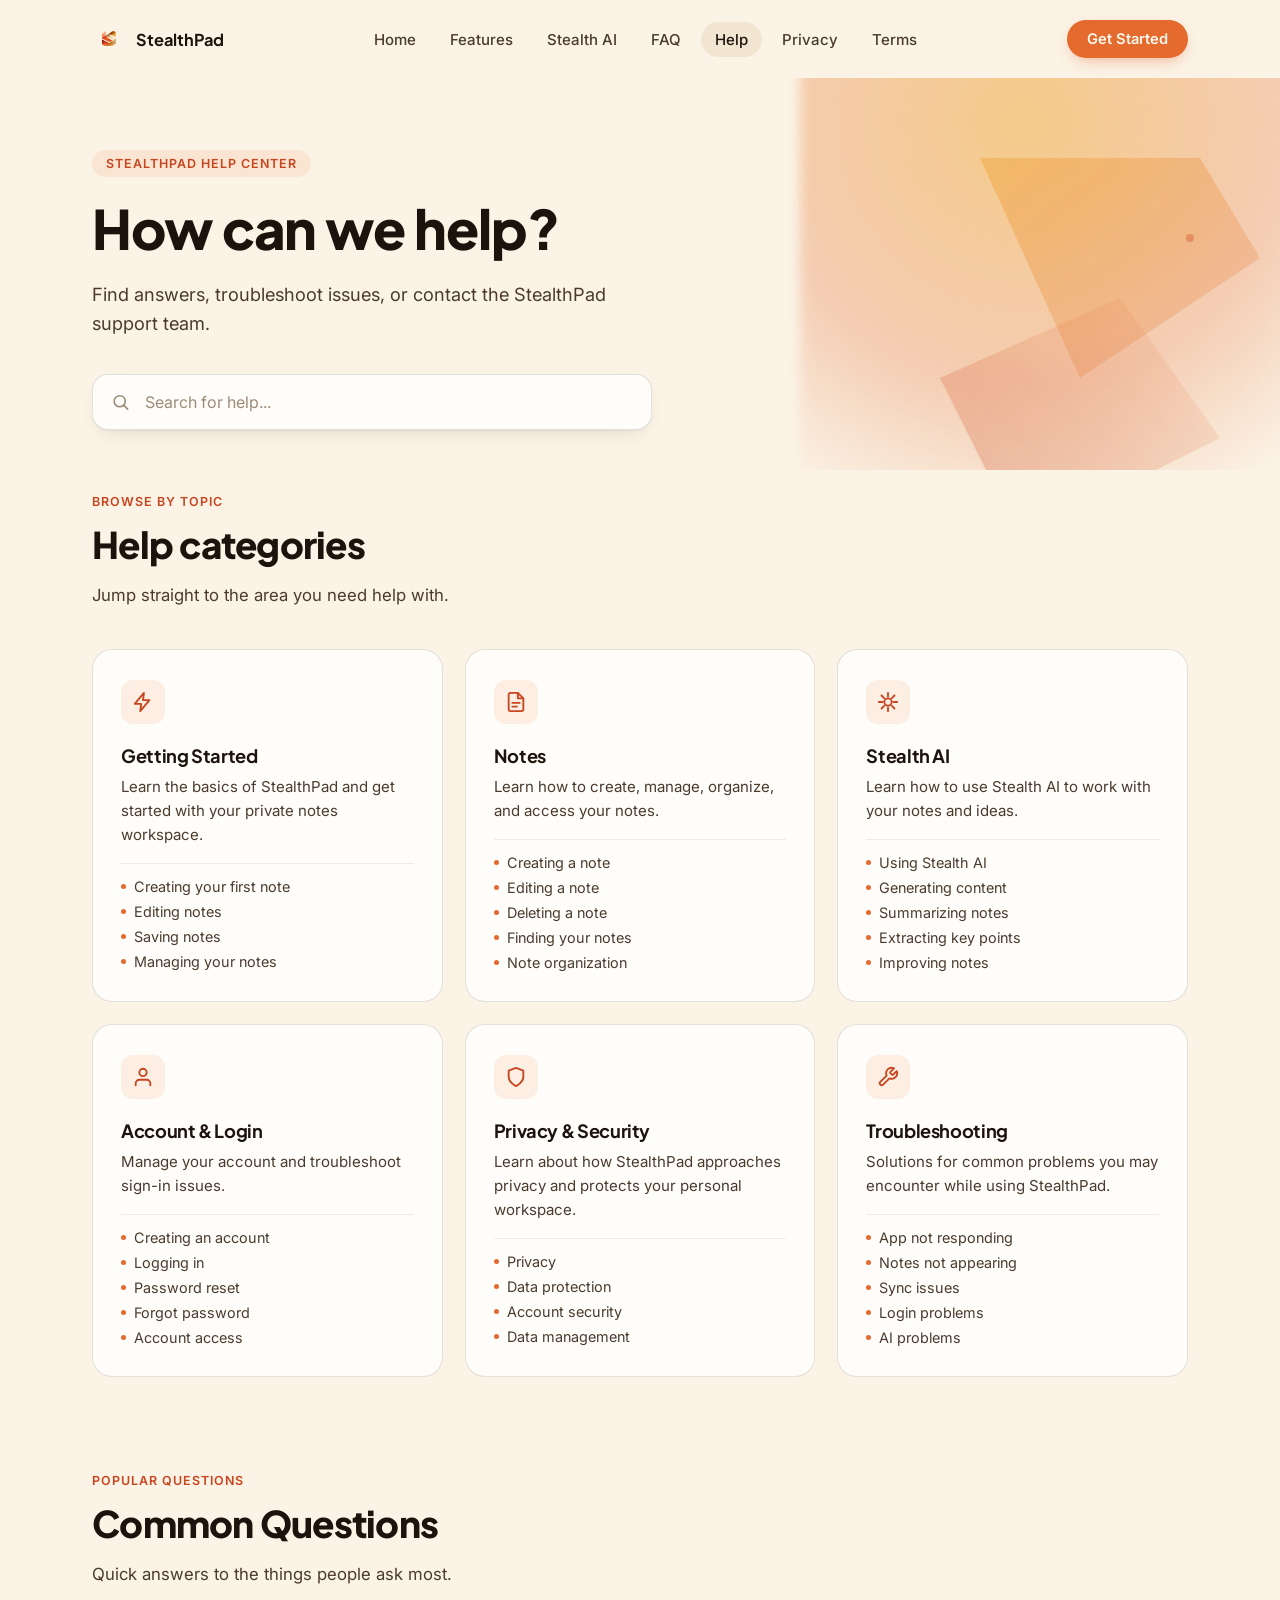
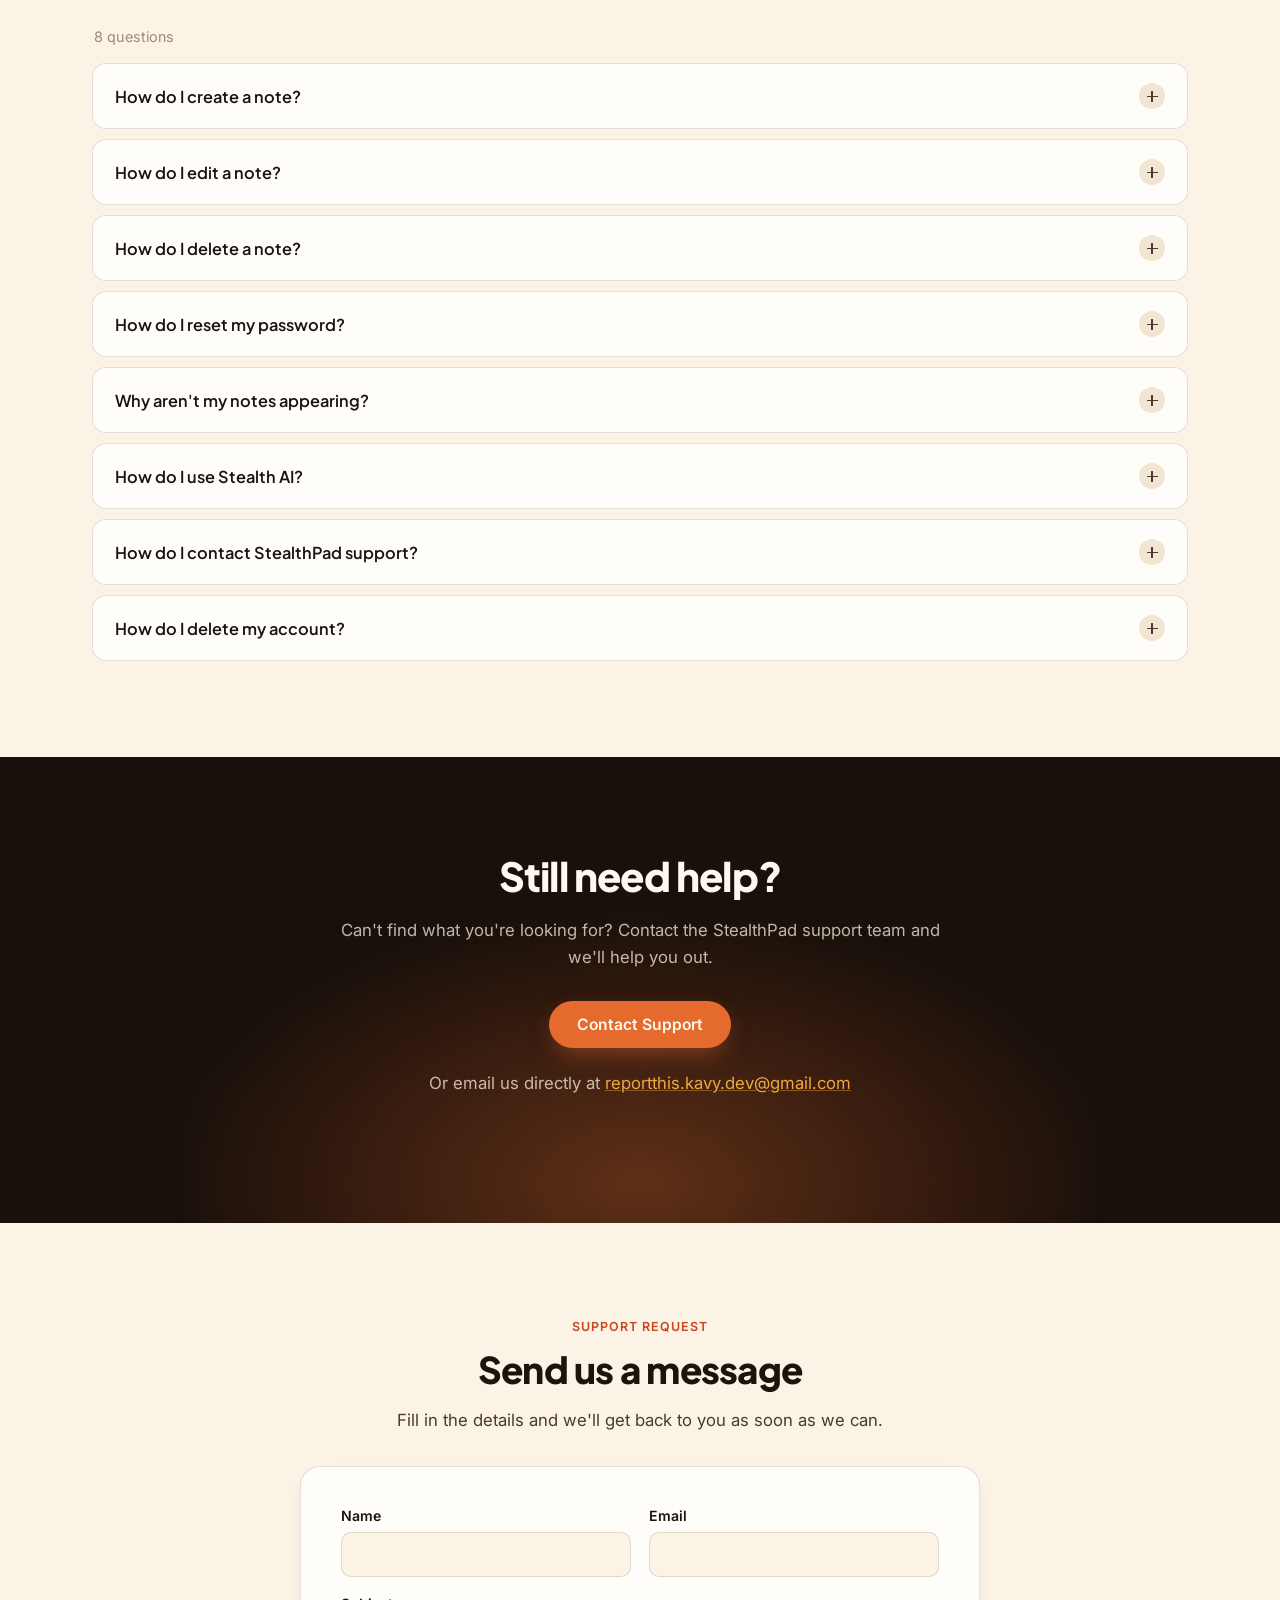
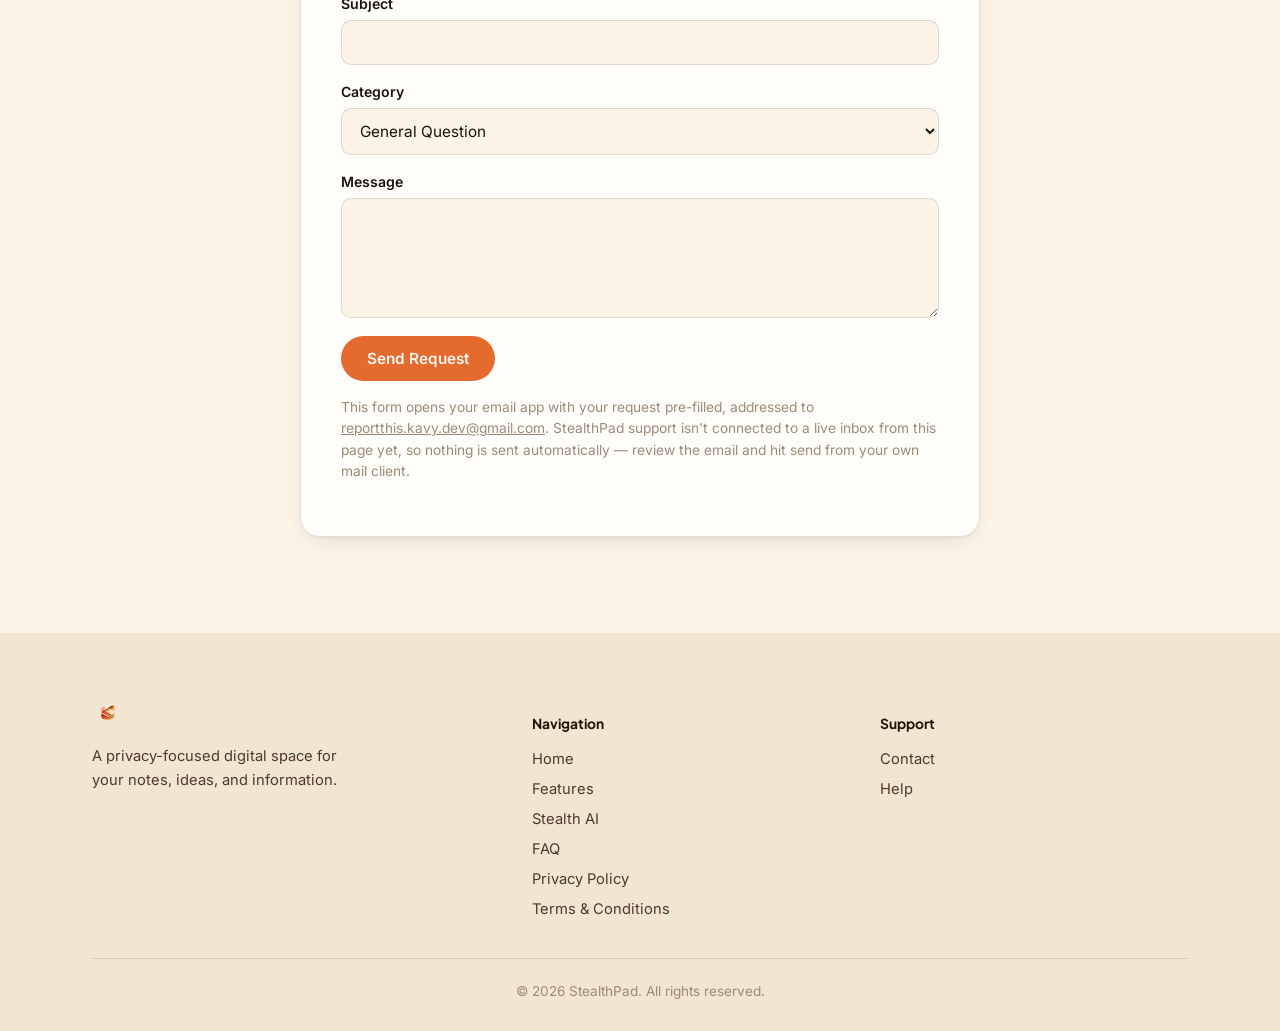
<file: docs/stealthpad-help.html>
<!DOCTYPE html>
<html lang="en">
<head>
<meta charset="UTF-8">
<meta name="viewport" content="width=device-width, initial-scale=1.0">
<title>StealthPad Help Center — Support &amp; FAQs</title>
<meta name="description" content="Get help with StealthPad, including notes, account access, Stealth AI, privacy, security, and troubleshooting.">
<link rel="preconnect" href="https://fonts.googleapis.com">
<link rel="preconnect" href="https://fonts.gstatic.com" crossorigin>
<link href="https://fonts.googleapis.com/css2?family=Plus+Jakarta+Sans:wght@500;600;700;800&family=Inter:wght@400;500;600&display=swap" rel="stylesheet">
<style>
  :root{
    --ink:#1c130c;
    --ink-soft:#4a3b2e;
    --paper:#fbf3e6;
    --paper-alt:#f2e5d1;
    --card:#fffdf9;
    --line:rgba(28,19,12,0.12);
    --line-soft:rgba(28,19,12,0.07);
    --orange:#e46a2e;
    --orange-deep:#c8461f;
    --amber:#f0a83e;
    --dark:#18110b;
    --dark-card:#241a11;
    --dark-line:rgba(255,247,235,0.12);
    --dark-text:#f3e6d4;
    --shadow-card: 0 1px 2px rgba(28,19,12,0.04), 0 8px 24px -12px rgba(28,19,12,0.18);
    --radius-lg: 20px;
    --radius-md: 14px;
    --maxw: 1160px;
    --font-display: 'Plus Jakarta Sans', 'Inter', sans-serif;
    --font-body: 'Inter', sans-serif;
  }

  *{box-sizing:border-box;}
  html{scroll-behavior:smooth;}
  body{
    margin:0;
    font-family:var(--font-body);
    color:var(--ink);
    background:var(--paper);
    -webkit-font-smoothing:antialiased;
    overflow-x:hidden;
  }
  img{max-width:100%; display:block;}
  a{color:inherit;}
  button{font-family:inherit;}

  ::selection{ background: var(--amber); color:var(--ink); }

  :focus-visible{
    outline: 2px solid var(--orange-deep);
    outline-offset: 3px;
    border-radius: 6px;
  }

  .wrap{
    max-width:var(--maxw);
    margin:0 auto;
    padding:0 32px;
  }

  h1,h2,h3{
    font-family:var(--font-display);
    color:var(--ink);
    margin:0;
    letter-spacing:-0.02em;
  }

  /* ---------------- NAV (same as FAQ page) ---------------- */
  .site-nav{
    position:sticky;
    top:0;
    z-index:100;
    padding:20px 0;
    transition: background-color 280ms ease, box-shadow 280ms ease, padding 280ms ease, backdrop-filter 280ms ease;
  }
  .site-nav.scrolled{
    padding:12px 0;
    background:rgba(251,243,230,0.78);
    backdrop-filter: blur(14px) saturate(160%);
    -webkit-backdrop-filter: blur(14px) saturate(160%);
    box-shadow: 0 1px 0 var(--line);
  }
  .nav-row{
    display:flex;
    align-items:center;
    justify-content:space-between;
    gap:24px;
  }
  .brand{
    display:flex;
    align-items:center;
    gap:10px;
    text-decoration:none;
    flex-shrink:0;
  }
  .brand img{
    height:34px;
    width:auto;
    transition: height 280ms ease;
  }
  .site-nav.scrolled .brand img{ height:28px; }
  .brand-name{
    font-family:var(--font-display);
    font-weight:700;
    font-size:1.02rem;
    color:var(--ink);
  }

  .nav-links{
    display:flex;
    align-items:center;
    gap:6px;
    list-style:none;
    margin:0; padding:0;
  }
  .nav-links a{
    text-decoration:none;
    color:var(--ink-soft);
    font-size:0.94rem;
    font-weight:500;
    padding:8px 14px;
    border-radius:999px;
    transition: color 180ms ease, background-color 180ms ease;
  }
  .nav-links a:hover{ color:var(--ink); background:var(--line-soft); }
  .nav-links a.current{ color:var(--ink); background:var(--paper-alt); }

  .nav-cta{
    display:inline-flex;
    align-items:center;
    gap:8px;
    background:var(--orange);
    color:#fff8ef;
    font-weight:600;
    font-size:0.92rem;
    padding:10px 20px;
    border-radius:999px;
    text-decoration:none;
    border:none;
    cursor:pointer;
    box-shadow: 0 6px 16px -6px rgba(228,106,46,0.55);
    transition: transform 160ms ease, box-shadow 160ms ease, background-color 160ms ease;
    flex-shrink:0;
  }
  .nav-cta:hover{
    background:var(--orange-deep);
    transform:translateY(-1px);
    box-shadow: 0 10px 22px -8px rgba(200,70,31,0.6);
  }

  .nav-toggle{
    display:none;
    background:none;
    border:none;
    cursor:pointer;
    padding:8px;
    color:var(--ink);
  }
  .nav-toggle svg{ width:24px; height:24px; }

  .mobile-panel{
    display:none;
    flex-direction:column;
    gap:2px;
    background:var(--card);
    border:1px solid var(--line);
    border-radius:16px;
    margin-top:12px;
    padding:8px;
    box-shadow: var(--shadow-card);
  }
  .mobile-panel a{
    text-decoration:none;
    color:var(--ink);
    padding:12px 14px;
    border-radius:10px;
    font-weight:500;
    font-size:0.98rem;
  }
  .mobile-panel a:active{ background:var(--paper-alt); }
  .mobile-panel.open{ display:flex; }

  /* ---------------- HERO ---------------- */
  .hero{
    position:relative;
    padding:72px 0 40px;
    overflow:hidden;
  }
  .hero-glow{
    position:absolute;
    top:-180px;
    right:-160px;
    width:640px;
    height:640px;
    background: radial-gradient(circle at 35% 35%, rgba(240,168,62,0.55), rgba(228,106,46,0.28) 45%, rgba(228,106,46,0) 72%);
    filter: blur(6px);
    pointer-events:none;
    z-index:0;
  }
  .hero-shapes{
    position:absolute;
    top:40px;
    right:-40px;
    width:460px;
    height:460px;
    z-index:0;
    opacity:0.9;
    pointer-events:none;
  }
  .hero-inner{
    position:relative;
    z-index:1;
    max-width:640px;
  }
  .eyebrow{
    display:inline-block;
    font-size:0.78rem;
    font-weight:600;
    letter-spacing:0.08em;
    text-transform:uppercase;
    color:var(--orange-deep);
    background: rgba(228,106,46,0.1);
    padding:6px 14px;
    border-radius:999px;
    margin-bottom:22px;
  }
  .hero h1{
    font-size:clamp(2.4rem, 4.6vw, 3.4rem);
    font-weight:800;
    line-height:1.08;
    margin-bottom:22px;
  }
  .hero p.lede{
    font-size:1.14rem;
    line-height:1.6;
    color:var(--ink-soft);
    max-width:520px;
    margin-bottom:36px;
  }

  .search-box{
    position:relative;
    max-width:560px;
  }
  .search-box input{
    width:100%;
    font-family:var(--font-body);
    font-size:1rem;
    padding:17px 20px 17px 52px;
    border-radius:16px;
    border:1px solid var(--line);
    background:var(--card);
    color:var(--ink);
    box-shadow: var(--shadow-card);
    transition: box-shadow 200ms ease, border-color 200ms ease;
  }
  .search-box input::placeholder{ color:#9c8b78; }
  .search-box input:focus{
    outline:none;
    border-color: var(--orange);
    box-shadow: 0 0 0 4px rgba(228,106,46,0.14), var(--shadow-card);
  }
  .search-box svg{
    position:absolute;
    left:19px;
    top:50%;
    transform:translateY(-50%);
    width:19px; height:19px;
    color:#9c8b78;
    pointer-events:none;
  }

  /* ---------------- SECTION HEAD (shared) ---------------- */
  .section-head{
    max-width:560px;
    margin-bottom:40px;
  }
  .section-label{
    font-size:0.78rem;
    font-weight:600;
    letter-spacing:0.08em;
    text-transform:uppercase;
    color:var(--orange-deep);
    margin-bottom:14px;
    display:block;
  }
  .section-head h2{
    font-size:clamp(1.8rem, 3vw, 2.3rem);
    font-weight:800;
    line-height:1.15;
    margin-bottom:14px;
  }
  .section-head p{
    font-size:1.05rem;
    color:var(--ink-soft);
    line-height:1.6;
  }

  /* ---------------- HELP CATEGORIES ---------------- */
  .categories-section{ padding:24px 0 96px; }
  .help-grid{
    display:grid;
    grid-template-columns:repeat(3, 1fr);
    gap:22px;
  }
  .help-card{
    background:var(--card);
    border:1px solid var(--line);
    border-radius:var(--radius-lg);
    padding:30px 28px;
    transition: transform 220ms ease, box-shadow 220ms ease, border-color 220ms ease, opacity 180ms ease;
  }
  .help-card:hover{
    transform:translateY(-4px);
    box-shadow: var(--shadow-card);
    border-color: rgba(228,106,46,0.3);
  }
  .help-card.hidden{ display:none; }
  .help-icon{
    width:44px; height:44px;
    border-radius:12px;
    background: rgba(228,106,46,0.1);
    display:flex;
    align-items:center;
    justify-content:center;
    margin-bottom:20px;
  }
  .help-icon svg{ width:22px; height:22px; color:var(--orange-deep); }
  .help-card h3{
    font-size:1.14rem;
    font-weight:700;
    margin-bottom:8px;
  }
  .help-card p{
    color:var(--ink-soft);
    font-size:0.94rem;
    line-height:1.6;
    margin:0 0 16px;
  }
  .help-topics{
    list-style:none;
    margin:0; padding:0;
    display:flex;
    flex-direction:column;
    gap:8px;
    border-top:1px solid var(--line-soft);
    padding-top:14px;
  }
  .help-topics li{ font-size:0; }
  .topic-btn{
    background:none;
    border:none;
    padding:0;
    cursor:pointer;
    text-align:left;
    font-size:0.9rem;
    font-family:var(--font-body);
    color:var(--ink-soft);
    display:flex;
    align-items:center;
    gap:8px;
    transition: color 160ms ease;
  }
  .topic-btn:hover{ color:var(--orange-deep); }
  .topic-btn.hidden{ display:none; }
  .topic-btn::before{
    content:"";
    width:5px; height:5px;
    border-radius:50%;
    background:var(--orange);
    flex-shrink:0;
  }
  .help-card-empty{
    display:none;
    padding:48px 24px;
    text-align:center;
    color:#9c8b78;
    font-size:1rem;
    border:1px dashed var(--line);
    border-radius:var(--radius-md);
    grid-column:1 / -1;
  }
  .help-card-empty.show{ display:block; }

  /* ---------------- COMMON QUESTIONS (accordion, same as FAQ page) ---------------- */
  .faq-section{ padding:0 0 96px; }
  .faq-count{
    font-size:0.9rem;
    color:#9c8b78;
    margin:0 0 18px 2px;
  }
  .accordion{
    display:flex;
    flex-direction:column;
    gap:10px;
  }
  .accordion-item{
    background:var(--card);
    border:1px solid var(--line);
    border-radius:var(--radius-md);
    overflow:hidden;
    transition: border-color 180ms ease, box-shadow 180ms ease;
  }
  .accordion-item:hover{ border-color: rgba(228,106,46,0.35); }
  .accordion-item.open{
    box-shadow: var(--shadow-card);
    border-color: rgba(228,106,46,0.4);
  }
  .accordion-trigger{
    width:100%;
    display:flex;
    align-items:center;
    justify-content:space-between;
    gap:16px;
    background:none;
    border:none;
    cursor:pointer;
    text-align:left;
    padding:19px 22px;
    font-family:var(--font-display);
    font-size:1.02rem;
    font-weight:600;
    color:var(--ink);
  }
  .accordion-icon{
    flex-shrink:0;
    width:26px; height:26px;
    border-radius:50%;
    background:var(--paper-alt);
    display:flex;
    align-items:center;
    justify-content:center;
    position:relative;
    transition: background-color 200ms ease;
  }
  .accordion-item.open .accordion-icon{ background: var(--orange); }
  .accordion-icon::before,
  .accordion-icon::after{
    content:"";
    position:absolute;
    background:var(--ink-soft);
    transition: background-color 200ms ease, transform 200ms ease, opacity 200ms ease;
  }
  .accordion-icon::before{ width:11px; height:1.6px; }
  .accordion-icon::after{ width:1.6px; height:11px; }
  .accordion-item.open .accordion-icon::before,
  .accordion-item.open .accordion-icon::after{ background:#fff8ef; }
  .accordion-item.open .accordion-icon::after{ transform:scaleY(0); }

  .accordion-panel{
    display:grid;
    grid-template-rows:0fr;
    transition: grid-template-rows 320ms ease;
  }
  .accordion-item.open .accordion-panel{ grid-template-rows:1fr; }
  .accordion-panel-inner{ overflow:hidden; }
  .accordion-body{
    padding:0 22px 22px 22px;
    color:var(--ink-soft);
    font-size:0.98rem;
    line-height:1.65;
    max-width:640px;
  }

  .no-results{
    display:none;
    padding:44px 24px;
    text-align:center;
    border:1px dashed var(--line);
    border-radius:var(--radius-md);
  }
  .no-results.show{ display:block; }
  .no-results p{
    color:#9c8b78;
    font-size:1rem;
    margin:0 0 16px;
  }
  .no-results .btn-primary{
    display:inline-flex;
  }

  /* ---------------- CONTACT CTA (dark, same language as FAQ page) ---------------- */
  .cta-section{
    background:var(--dark);
    color:var(--dark-text);
    padding:96px 0;
    position:relative;
    overflow:hidden;
  }
  .cta-shape{
    position:absolute;
    bottom:-220px;
    left:50%;
    transform:translateX(-50%);
    width:900px;
    height:520px;
    background: radial-gradient(ellipse at center, rgba(228,106,46,0.35), rgba(200,70,31,0.12) 55%, transparent 75%);
    filter:blur(10px);
    pointer-events:none;
  }
  .cta-inner{
    position:relative;
    z-index:1;
    max-width:600px;
    margin:0 auto;
    text-align:center;
  }
  .cta-inner h2{
    color:#fff8ef;
    font-size:clamp(1.9rem, 3.6vw, 2.5rem);
    font-weight:800;
    line-height:1.15;
    margin-bottom:18px;
  }
  .cta-inner p{
    color:rgba(243,230,212,0.78);
    font-size:1.05rem;
    line-height:1.6;
    margin-bottom:30px;
  }
  .cta-buttons{
    display:flex;
    gap:14px;
    justify-content:center;
    flex-wrap:wrap;
    margin-bottom:22px;
  }
  .btn-primary{
    background:var(--orange);
    color:#fff8ef;
    font-weight:600;
    font-size:0.98rem;
    padding:14px 28px;
    border-radius:999px;
    text-decoration:none;
    border:none;
    cursor:pointer;
    box-shadow: 0 10px 24px -8px rgba(228,106,46,0.55);
    transition: transform 160ms ease, background-color 160ms ease;
  }
  .btn-primary:hover{ background:var(--orange-deep); transform:translateY(-1px); }
  .cta-email{
    font-size:0.94rem;
    color:rgba(243,230,212,0.7);
  }
  .cta-email a{
    color:var(--amber);
    text-decoration:underline;
    text-decoration-color: rgba(240,168,62,0.4);
  }
  .cta-email a:hover{ color:#fff8ef; }

  /* ---------------- SUPPORT FORM ---------------- */
  .form-section{ padding:96px 0; }
  .form-wrap{
    max-width:680px;
    margin:0 auto;
    background:var(--card);
    border:1px solid var(--line);
    border-radius:var(--radius-lg);
    padding:40px;
    box-shadow: var(--shadow-card);
  }
  .form-row{
    display:grid;
    grid-template-columns:1fr 1fr;
    gap:18px;
    margin-bottom:18px;
  }
  .field{ display:flex; flex-direction:column; gap:8px; }
  .field.full{ margin-bottom:18px; }
  .field label{
    font-size:0.88rem;
    font-weight:600;
    color:var(--ink);
  }
  .field input,
  .field select,
  .field textarea{
    font-family:var(--font-body);
    font-size:0.96rem;
    padding:12px 14px;
    border-radius:10px;
    border:1px solid var(--line);
    background:var(--paper);
    color:var(--ink);
    transition: border-color 160ms ease, box-shadow 160ms ease;
  }
  .field textarea{ resize:vertical; min-height:120px; }
  .field input:focus,
  .field select:focus,
  .field textarea:focus{
    outline:none;
    border-color:var(--orange);
    box-shadow: 0 0 0 4px rgba(228,106,46,0.12);
  }
  .form-note{
    font-size:0.86rem;
    color:#9c8b78;
    margin-top:16px;
    line-height:1.55;
  }
  .form-submit{
    display:flex;
    align-items:center;
    gap:16px;
    margin-top:8px;
    flex-wrap:wrap;
  }
  .btn-submit{
    background:var(--orange);
    color:#fff8ef;
    font-weight:600;
    font-size:0.96rem;
    padding:13px 26px;
    border-radius:999px;
    border:none;
    cursor:pointer;
    transition: background-color 160ms ease, transform 160ms ease;
  }
  .btn-submit:hover{ background:var(--orange-deep); transform:translateY(-1px); }

  /* ---------------- FOOTER (identical to FAQ page) ---------------- */
  .site-footer{
    background:var(--paper-alt);
    padding:64px 0 32px;
  }
  .footer-top{
    display:grid;
    grid-template-columns:1.3fr 1fr 1fr;
    gap:40px;
    padding-bottom:40px;
    border-bottom:1px solid var(--line);
  }
  .footer-brand img{ height:32px; margin-bottom:16px; }
  .footer-brand p{
    color:var(--ink-soft);
    font-size:0.92rem;
    line-height:1.6;
    max-width:280px;
    margin:0;
  }
  .footer-col h4{
    font-family:var(--font-display);
    font-size:0.86rem;
    font-weight:700;
    margin-bottom:16px;
    color:var(--ink);
  }
  .footer-col ul{
    list-style:none;
    margin:0; padding:0;
    display:flex;
    flex-direction:column;
    gap:10px;
  }
  .footer-col a{
    text-decoration:none;
    color:var(--ink-soft);
    font-size:0.92rem;
    transition: color 160ms ease;
  }
  .footer-col a:hover{ color:var(--orange-deep); }
  .footer-bottom{
    padding-top:24px;
    text-align:center;
    font-size:0.85rem;
    color:#9c8b78;
  }

  /* ---------------- RESPONSIVE ---------------- */
  @media (max-width: 900px){
    .wrap{ padding:0 22px; }
    .nav-links{ display:none; }
    .nav-toggle{ display:inline-flex; }
    .help-grid{ grid-template-columns:repeat(2, 1fr); }
    .footer-top{ grid-template-columns:1fr; gap:32px; }
    .hero-shapes{ width:320px; height:320px; top:10px; right:-80px; opacity:0.6;}
    .hero-glow{ width:420px; height:420px; top:-140px; right:-140px; }
    .form-row{ grid-template-columns:1fr; }
    .form-wrap{ padding:28px; }
  }

  @media (max-width: 640px){
    .help-grid{ grid-template-columns:1fr; }
  }

  @media (max-width: 560px){
    .hero{ padding:52px 0 28px; }
    .hero p.lede{ font-size:1.02rem; }
    .accordion-trigger{ padding:16px 18px; font-size:0.98rem; }
    .accordion-body{ padding:0 18px 18px; }
    .cta-section{ padding:72px 0; }
    .form-section{ padding:64px 0; }
  }

  @media (prefers-reduced-motion: reduce){
    *{ transition-duration:0.001ms !important; animation-duration:0.001ms !important; scroll-behavior:auto !important; }
  }
</style>
</head>
<body>

<nav class="site-nav" id="siteNav">
  <div class="wrap nav-row">
    <a href="index.html" class="brand" aria-label="StealthPad home">
      <img src="logo.png">
      <span class="brand-name">StealthPad</span>
    </a>
    <ul class="nav-links">
      <li><a href="index.html">Home</a></li>
      <li><a href="index.html#features">Features</a></li>
      <li><a href="index.html#stealth-ai">Stealth AI</a></li>
      <li><a href="stealthpad-faq.html">FAQ</a></li>
      <li><a href="stealthpad-help.html" class="current">Help</a></li>
      <li><a href="https://kavychaturvedi5427.github.io/StealthPad/stealthpad-privacy.html">Privacy</a></li>
      <li><a href="https://kavychaturvedi5427.github.io/StealthPad/stealthpad-terms.html">Terms</a></li>
    </ul>
    <a href="index.html" class="nav-cta">Get Started</a>
    <button class="nav-toggle" id="navToggle" aria-label="Open menu" aria-expanded="false" aria-controls="mobilePanel">
      <svg viewBox="0 0 24 24" fill="none" stroke="currentColor" stroke-width="2" stroke-linecap="round"><line x1="4" y1="7" x2="20" y2="7"/><line x1="4" y1="12" x2="20" y2="12"/><line x1="4" y1="17" x2="20" y2="17"/></svg>
    </button>
  </div>
  <div class="wrap">
    <div class="mobile-panel" id="mobilePanel">
      <a href="index.html">Home</a>
      <a href="index.html#features">Features</a>
      <a href="index.html#stealth-ai">Stealth AI</a>
      <a href="stealthpad-faq.html">FAQ</a>
      <a href="stealthpad-help.html">Help</a>
      <a href="https://kavychaturvedi5427.github.io/StealthPad/stealthpad-privacy.html">Privacy</a>
      <a href="https://kavychaturvedi5427.github.io/StealthPad/stealthpad-terms.html">Terms</a>
    </div>
  </div>
</nav>

<header class="hero">
  <div class="hero-glow" aria-hidden="true"></div>
  <svg class="hero-shapes" viewBox="0 0 460 460" aria-hidden="true">
    <defs>
      <linearGradient id="g1" x1="0" y1="0" x2="1" y2="1">
        <stop offset="0%" stop-color="#f0a83e" stop-opacity="0.55"/>
        <stop offset="100%" stop-color="#e46a2e" stop-opacity="0.15"/>
      </linearGradient>
      <linearGradient id="g2" x1="0" y1="1" x2="1" y2="0">
        <stop offset="0%" stop-color="#c8461f" stop-opacity="0.35"/>
        <stop offset="100%" stop-color="#e46a2e" stop-opacity="0.05"/>
      </linearGradient>
    </defs>
    <path d="M120 40 L340 40 L400 140 L220 260 Z" fill="url(#g1)"/>
    <path d="M80 260 L260 180 L360 320 L160 420 Z" fill="url(#g2)"/>
    <circle cx="330" cy="120" r="4" fill="#c8461f" opacity="0.4"/>
    <circle cx="140" cy="360" r="3" fill="#e46a2e" opacity="0.5"/>
  </svg>
  <div class="wrap">
    <div class="hero-inner">
      <span class="eyebrow">StealthPad Help Center</span>
      <h1>How can we help?</h1>
      <p class="lede">Find answers, troubleshoot issues, or contact the StealthPad support team.</p>
      <div class="search-box">
        <svg viewBox="0 0 24 24" fill="none" stroke="currentColor" stroke-width="2" stroke-linecap="round" stroke-linejoin="round"><circle cx="11" cy="11" r="7"/><line x1="21" y1="21" x2="16.65" y2="16.65"/></svg>
        <input type="text" id="helpSearch" placeholder="Search for help..." aria-label="Search for help">
      </div>
    </div>
  </div>
</header>

<main>
  <section class="categories-section" aria-labelledby="categories-heading">
    <div class="wrap">
      <div class="section-head">
        <span class="section-label">Browse by topic</span>
        <h2 id="categories-heading">Help categories</h2>
        <p>Jump straight to the area you need help with.</p>
      </div>
      <div class="help-grid" id="helpGrid"></div>
      <p class="help-card-empty" id="categoriesEmpty">No matching categories.</p>
    </div>
  </section>

  <section class="faq-section" aria-labelledby="faq-heading">
    <div class="wrap">
      <div class="section-head">
        <span class="section-label">Popular Questions</span>
        <h2 id="faq-heading">Common Questions</h2>
        <p>Quick answers to the things people ask most.</p>
      </div>
      <p class="faq-count" id="faqCount"></p>
      <div class="accordion" id="accordion"></div>
      <div class="no-results" id="noResults">
        <p>No results found.</p>
        <p>Can't find what you're looking for? Contact StealthPad support.</p>
        <a href="mailto:reportthis.kavy.dev@gmail.com" class="btn-primary">Contact Support</a>
      </div>
    </div>
  </section>
</main>

<section class="cta-section">
  <div class="cta-shape" aria-hidden="true"></div>
  <div class="wrap">
    <div class="cta-inner">
      <h2>Still need help?</h2>
      <p>Can't find what you're looking for? Contact the StealthPad support team and we'll help you out.</p>
      <div class="cta-buttons">
        <a href="mailto:reportthis.kavy.dev@gmail.com" class="btn-primary">Contact Support</a>
      </div>
      <p class="cta-email">Or email us directly at <a href="mailto:reportthis.kavy.dev@gmail.com">reportthis.kavy.dev@gmail.com</a></p>
    </div>
  </div>
</section>

<section class="form-section" aria-labelledby="form-heading">
  <div class="wrap">
    <div class="section-head" style="margin:0 auto 32px; text-align:center; max-width:520px;">
      <span class="section-label">Support Request</span>
      <h2 id="form-heading">Send us a message</h2>
      <p>Fill in the details and we'll get back to you as soon as we can.</p>
    </div>
    <div class="form-wrap">
      <form id="supportForm" novalidate>
        <div class="form-row">
          <div class="field">
            <label for="fName">Name</label>
            <input type="text" id="fName" name="name" required autocomplete="name">
          </div>
          <div class="field">
            <label for="fEmail">Email</label>
            <input type="email" id="fEmail" name="email" required autocomplete="email">
          </div>
        </div>
        <div class="field full">
          <label for="fSubject">Subject</label>
          <input type="text" id="fSubject" name="subject" required>
        </div>
        <div class="field full">
          <label for="fCategory">Category</label>
          <select id="fCategory" name="category">
            <option value="General Question">General Question</option>
            <option value="Account & Login">Account &amp; Login</option>
            <option value="Notes">Notes</option>
            <option value="Stealth AI">Stealth AI</option>
            <option value="Privacy & Security">Privacy &amp; Security</option>
            <option value="Technical Issue">Technical Issue</option>
            <option value="Other">Other</option>
          </select>
        </div>
        <div class="field full">
          <label for="fMessage">Message</label>
          <textarea id="fMessage" name="message" required></textarea>
        </div>
        <div class="form-submit">
          <button type="submit" class="btn-submit">Send Request</button>
        </div>
        <p class="form-note">This form opens your email app with your request pre-filled, addressed to <a href="mailto:reportthis.kavy.dev@gmail.com">reportthis.kavy.dev@gmail.com</a>. StealthPad support isn't connected to a live inbox from this page yet, so nothing is sent automatically — review the email and hit send from your own mail client.</p>
      </form>
    </div>
  </div>
</section>

<footer class="site-footer">
  <div class="wrap">
    <div class="footer-top">
      <div class="footer-brand">
        <img src="logo.png">
        <p>A privacy-focused digital space for your notes, ideas, and information.</p>
      </div>
      <div class="footer-col">
        <h4>Navigation</h4>
        <ul>
          <li><a href="index.html">Home</a></li>
          <li><a href="index.html#features">Features</a></li>
          <li><a href="index.html#stealth-ai">Stealth AI</a></li>
          <li><a href="stealthpad-faq.html">FAQ</a></li>
          <li><a href="https://kavychaturvedi5427.github.io/StealthPad/stealthpad-privacy.html">Privacy Policy</a></li>
          <li><a href="https://kavychaturvedi5427.github.io/StealthPad/stealthpad-terms.html">Terms & Conditions</a></li>
        </ul>
      </div>
      <div class="footer-col">
        <h4>Support</h4>
        <ul>
          <li><a href="mailto:reportthis.kavy.dev@gmail.com">Contact</a></li>
          <li><a href="mailto:reportthis.kavy.dev@gmail.com">Help</a></li>
        </ul>
      </div>
    </div>
    <div class="footer-bottom">© 2026 StealthPad. All rights reserved.</div>
  </div>
</footer>

<script>
  // ---------- HELP CATEGORY DATA ----------
  const CATEGORIES = [
    {
      id:"getting-started",
      title:"Getting Started",
      desc:"Learn the basics of StealthPad and get started with your private notes workspace.",
      icon:'<svg viewBox="0 0 24 24" fill="none" stroke="currentColor" stroke-width="2" stroke-linecap="round" stroke-linejoin="round"><path d="M13 2 3 14h7l-1 8 10-12h-7l1-8z"/></svg>',
      topics:["Creating your first note","Editing notes","Saving notes","Managing your notes"]
    },
    {
      id:"notes",
      title:"Notes",
      desc:"Learn how to create, manage, organize, and access your notes.",
      icon:'<svg viewBox="0 0 24 24" fill="none" stroke="currentColor" stroke-width="2" stroke-linecap="round" stroke-linejoin="round"><path d="M14 2H6a2 2 0 0 0-2 2v16a2 2 0 0 0 2 2h12a2 2 0 0 0 2-2V8z"/><path d="M14 2v6h6"/><line x1="8" y1="13" x2="16" y2="13"/><line x1="8" y1="17" x2="13" y2="17"/></svg>',
      topics:["Creating a note","Editing a note","Deleting a note","Finding your notes","Note organization"]
    },
    {
      id:"stealth-ai",
      title:"Stealth AI",
      desc:"Learn how to use Stealth AI to work with your notes and ideas.",
      icon:'<svg viewBox="0 0 24 24" fill="none" stroke="currentColor" stroke-width="2" stroke-linecap="round" stroke-linejoin="round"><path d="M12 2v4"/><path d="M12 18v4"/><path d="M4.93 4.93l2.83 2.83"/><path d="M16.24 16.24l2.83 2.83"/><path d="M2 12h4"/><path d="M18 12h4"/><path d="M4.93 19.07l2.83-2.83"/><path d="M16.24 7.76l2.83-2.83"/><circle cx="12" cy="12" r="4"/></svg>',
      topics:["Using Stealth AI","Generating content","Summarizing notes","Extracting key points","Improving notes"]
    },
    {
      id:"account",
      title:"Account & Login",
      desc:"Manage your account and troubleshoot sign-in issues.",
      icon:'<svg viewBox="0 0 24 24" fill="none" stroke="currentColor" stroke-width="2" stroke-linecap="round" stroke-linejoin="round"><path d="M20 21v-2a4 4 0 0 0-4-4H8a4 4 0 0 0-4 4v2"/><circle cx="12" cy="7" r="4"/></svg>',
      topics:["Creating an account","Logging in","Password reset","Forgot password","Account access"]
    },
    {
      id:"privacy",
      title:"Privacy & Security",
      desc:"Learn about how StealthPad approaches privacy and protects your personal workspace.",
      icon:'<svg viewBox="0 0 24 24" fill="none" stroke="currentColor" stroke-width="2" stroke-linecap="round" stroke-linejoin="round"><path d="M12 22s8-4 8-10V5l-8-3-8 3v7c0 6 8 10 8 10z"/></svg>',
      topics:["Privacy","Data protection","Account security","Data management"]
    },
    {
      id:"troubleshooting",
      title:"Troubleshooting",
      desc:"Solutions for common problems you may encounter while using StealthPad.",
      icon:'<svg viewBox="0 0 24 24" fill="none" stroke="currentColor" stroke-width="2" stroke-linecap="round" stroke-linejoin="round"><path d="M14.7 6.3a1 1 0 0 0 0 1.4l1.6 1.6a1 1 0 0 0 1.4 0l3.77-3.77a6 6 0 0 1-7.94 7.94l-6.91 6.91a2.12 2.12 0 0 1-3-3l6.91-6.91a6 6 0 0 1 7.94-7.94l-3.76 3.77z"/></svg>',
      topics:["App not responding","Notes not appearing","Sync issues","Login problems","AI problems"]
    }
  ];

  // ---------- COMMON QUESTIONS DATA ----------
  const FAQS = [
    { id:"h1", q:"How do I create a note?", a:"<p>Open StealthPad and choose the option to start a new note from your workspace. Give it a title if you'd like, then start typing — StealthPad saves your work as you go.</p>" },
    { id:"h2", q:"How do I edit a note?", a:"<p>Open the note you want to change from your notes list and start typing. Your edits are saved automatically as part of the normal note-saving flow.</p>" },
    { id:"h3", q:"How do I delete a note?", a:"<p>Open the note and choose the delete option from the note's menu. Deleted notes are removed from your notes list.</p>" },
    { id:"h4", q:"How do I reset my password?", a:"<p>Select \"Forgot Password\" on the login screen and follow the password-reset process. A verification code will be sent to your registered email address.</p>" },
    { id:"h5", q:"Why aren't my notes appearing?", a:"<p>Make sure you're signed into the same account and have an active internet connection. Give synchronization a moment to complete, then refresh or reopen the notes section.</p>" },
    { id:"h6", q:"How do I use Stealth AI?", a:"<p>Stealth AI is integrated into the StealthPad experience to provide intelligent assistance around your notes. Open a note and use the available Stealth AI options to work with its content.</p>" },
    { id:"h7", q:"How do I contact StealthPad support?", a:"<p>Use the \"Contact Support\" button on this page, or email <a href=\"mailto:reportthis.kavy.dev@gmail.com\">reportthis.kavy.dev@gmail.com</a> directly, and the StealthPad team will help you out.</p>" },
    { id:"h8", q:"How do I delete my account?", a:"<p>StealthPad provides an account deletion option within the application. Deleting your account removes the account and its associated server-side notes.</p>" }
  ];

  const accordionEl = document.getElementById("accordion");
  const noResultsEl = document.getElementById("noResults");
  const faqCountEl = document.getElementById("faqCount");
  const helpGrid = document.getElementById("helpGrid");
  const categoriesEmpty = document.getElementById("categoriesEmpty");

  function buildAccordionItem(item){
    const el = document.createElement("div");
    el.className = "accordion-item";
    el.dataset.id = item.id;
    el.innerHTML = `
      <button class="accordion-trigger" aria-expanded="false" aria-controls="panel-${item.id}" id="trigger-${item.id}">
        <span>${item.q}</span>
        <span class="accordion-icon" aria-hidden="true"></span>
      </button>
      <div class="accordion-panel" id="panel-${item.id}" role="region" aria-labelledby="trigger-${item.id}">
        <div class="accordion-panel-inner">
          <div class="accordion-body">${item.a}</div>
        </div>
      </div>
    `;
    const trigger = el.querySelector(".accordion-trigger");
    trigger.addEventListener("click", () => toggleItem(el));
    return el;
  }

  function toggleItem(el){
    const willOpen = !el.classList.contains("open");
    accordionEl.querySelectorAll(".accordion-item.open").forEach(open => {
      if (open !== el){
        open.classList.remove("open");
        open.querySelector(".accordion-trigger").setAttribute("aria-expanded", "false");
      }
    });
    el.classList.toggle("open", willOpen);
    el.querySelector(".accordion-trigger").setAttribute("aria-expanded", String(willOpen));
  }

  function buildHelpCard(cat){
    const card = document.createElement("div");
    card.className = "help-card";
    card.dataset.id = cat.id;
    const topicsHtml = cat.topics.map(t => `<li><button type="button" class="topic-btn" data-term="${t}">${t}</button></li>`).join("");
    card.innerHTML = `
      <div class="help-icon">${cat.icon}</div>
      <h3>${cat.title}</h3>
      <p>${cat.desc}</p>
      <ul class="help-topics">${topicsHtml}</ul>
    `;
    card.querySelectorAll(".topic-btn").forEach(btn => {
      btn.addEventListener("click", () => {
        const input = document.getElementById("helpSearch");
        input.value = btn.dataset.term;
        render(btn.dataset.term);
        document.getElementById("faq-heading").scrollIntoView({ behavior:"smooth", block:"start" });
      });
    });
    return card;
  }

  CATEGORIES.forEach(cat => helpGrid.appendChild(buildHelpCard(cat)));

  function render(term){
    const q = term.trim().toLowerCase();

    // filter category cards + topics
    let visibleCards = 0;
    helpGrid.querySelectorAll(".help-card").forEach(card => {
      const cat = CATEGORIES.find(c => c.id === card.dataset.id);
      const catMatches = !q || cat.title.toLowerCase().includes(q) || cat.desc.toLowerCase().includes(q);
      let anyTopicVisible = false;
      card.querySelectorAll(".topic-btn").forEach(btn => {
        const match = !q || btn.dataset.term.toLowerCase().includes(q);
        btn.classList.toggle("hidden", !match && !catMatches ? true : !match && q ? true : false);
        if (!q || match || catMatches) { btn.classList.remove("hidden"); anyTopicVisible = true; }
        else { btn.classList.add("hidden"); }
      });
      const showCard = !q || catMatches || anyTopicVisible;
      card.classList.toggle("hidden", !showCard);
      if (showCard) visibleCards++;
    });
    categoriesEmpty.classList.toggle("show", visibleCards === 0);

    // filter common questions
    const filtered = FAQS.filter(item => {
      return !q || item.q.toLowerCase().includes(q) || item.a.toLowerCase().includes(q);
    });

    accordionEl.innerHTML = "";
    if (filtered.length === 0){
      noResultsEl.classList.add("show");
      faqCountEl.textContent = "";
    } else {
      noResultsEl.classList.remove("show");
      faqCountEl.textContent = filtered.length === FAQS.length
        ? `${filtered.length} questions`
        : `${filtered.length} ${filtered.length === 1 ? "question" : "questions"} found`;
      filtered.forEach(item => accordionEl.appendChild(buildAccordionItem(item)));
    }
  }

  document.getElementById("helpSearch").addEventListener("input", (e) => {
    render(e.target.value);
  });

  render("");

  // ---------- SUPPORT FORM (frontend-only, mailto fallback) ----------
  document.getElementById("supportForm").addEventListener("submit", (e) => {
    e.preventDefault();
    const name = document.getElementById("fName").value.trim();
    const email = document.getElementById("fEmail").value.trim();
    const subject = document.getElementById("fSubject").value.trim() || "StealthPad Support Request";
    const category = document.getElementById("fCategory").value;
    const message = document.getElementById("fMessage").value.trim();

    const bodyLines = [
      `Name: ${name}`,
      `Email: ${email}`,
      `Category: ${category}`,
      "",
      message
    ];
    const mailto = `mailto:reportthis.kavy.dev@gmail.com?subject=${encodeURIComponent(subject)}&body=${encodeURIComponent(bodyLines.join("\n"))}`;
    window.location.href = mailto;
  });

  // ---------- NAV SCROLL BEHAVIOR ----------
  const nav = document.getElementById("siteNav");
  function onScroll(){
    nav.classList.toggle("scrolled", window.scrollY > 12);
  }
  window.addEventListener("scroll", onScroll, { passive:true });
  onScroll();

  // ---------- MOBILE MENU ----------
  const navToggle = document.getElementById("navToggle");
  const mobilePanel = document.getElementById("mobilePanel");
  navToggle.addEventListener("click", () => {
    const isOpen = mobilePanel.classList.toggle("open");
    navToggle.setAttribute("aria-expanded", String(isOpen));
  });
  mobilePanel.querySelectorAll("a").forEach(a => {
    a.addEventListener("click", () => {
      mobilePanel.classList.remove("open");
      navToggle.setAttribute("aria-expanded", "false");
    });
  });
</script>
</body>
</html>
</file>
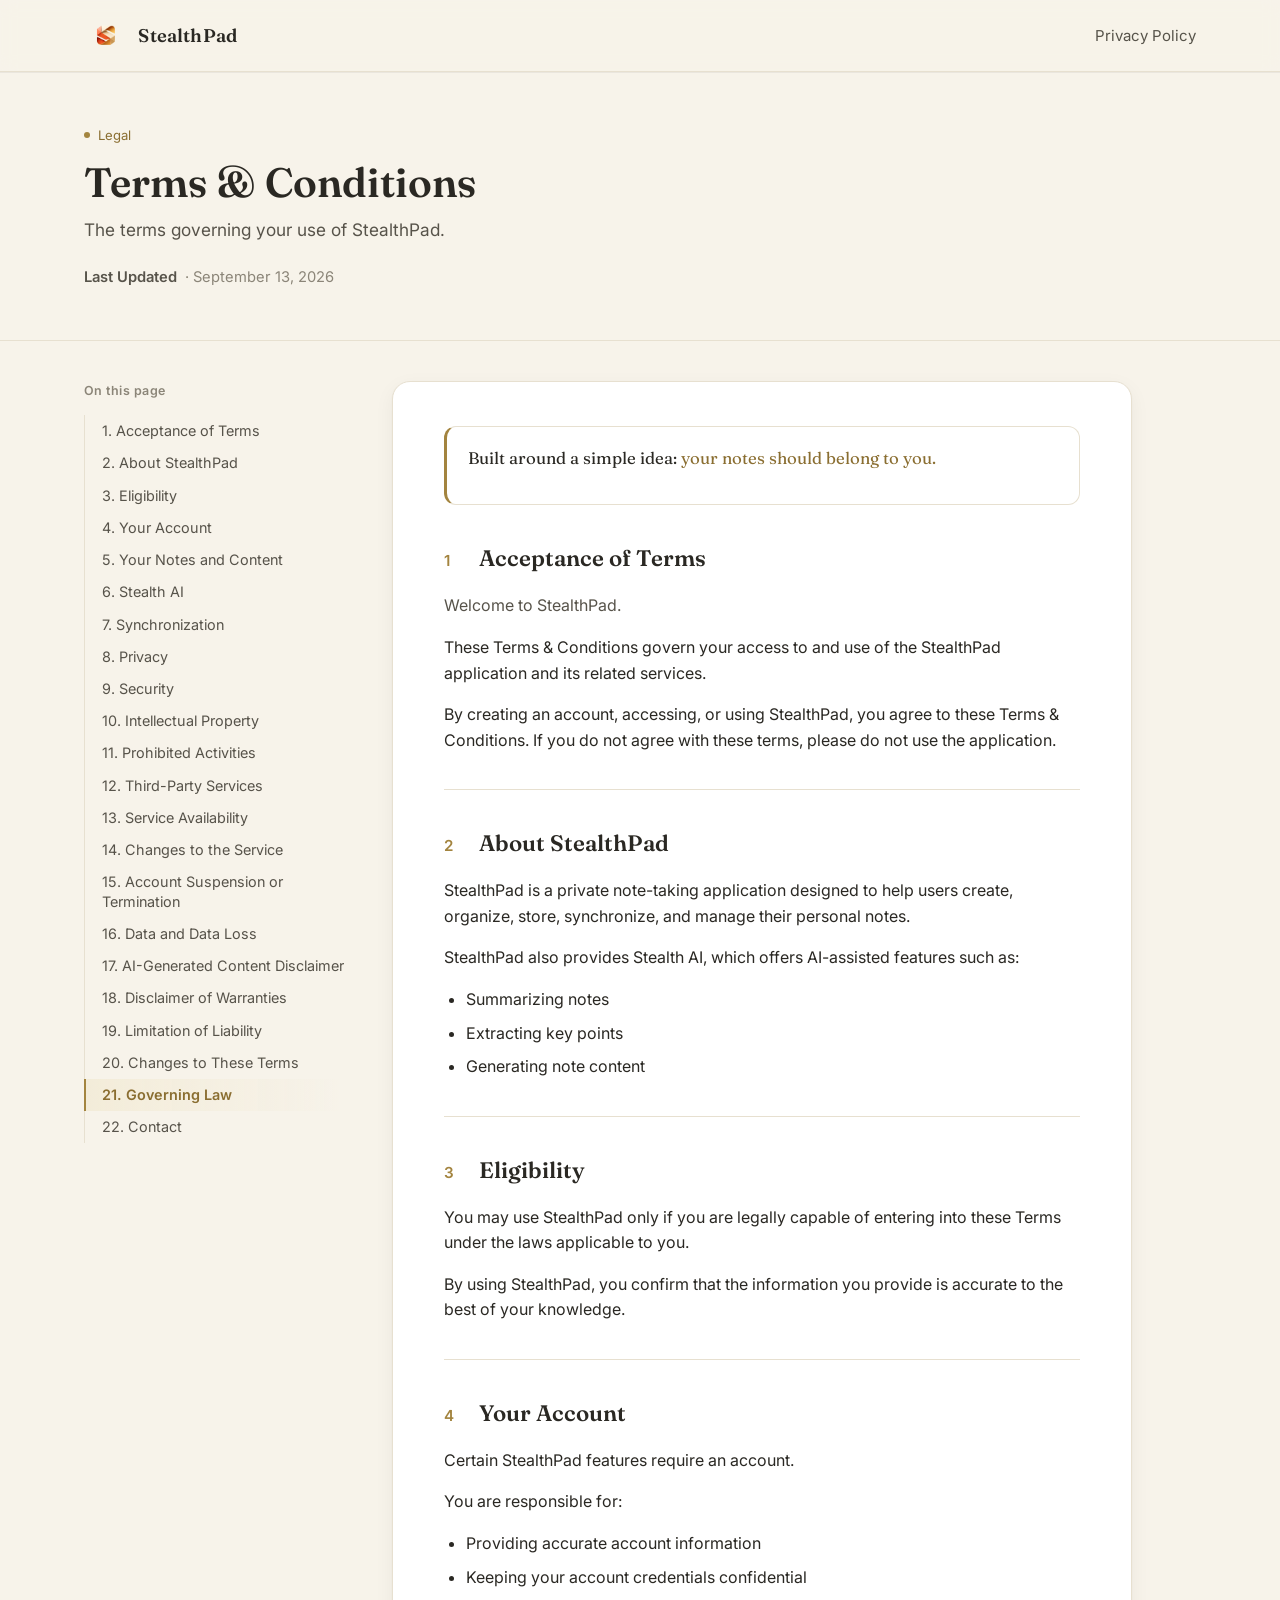
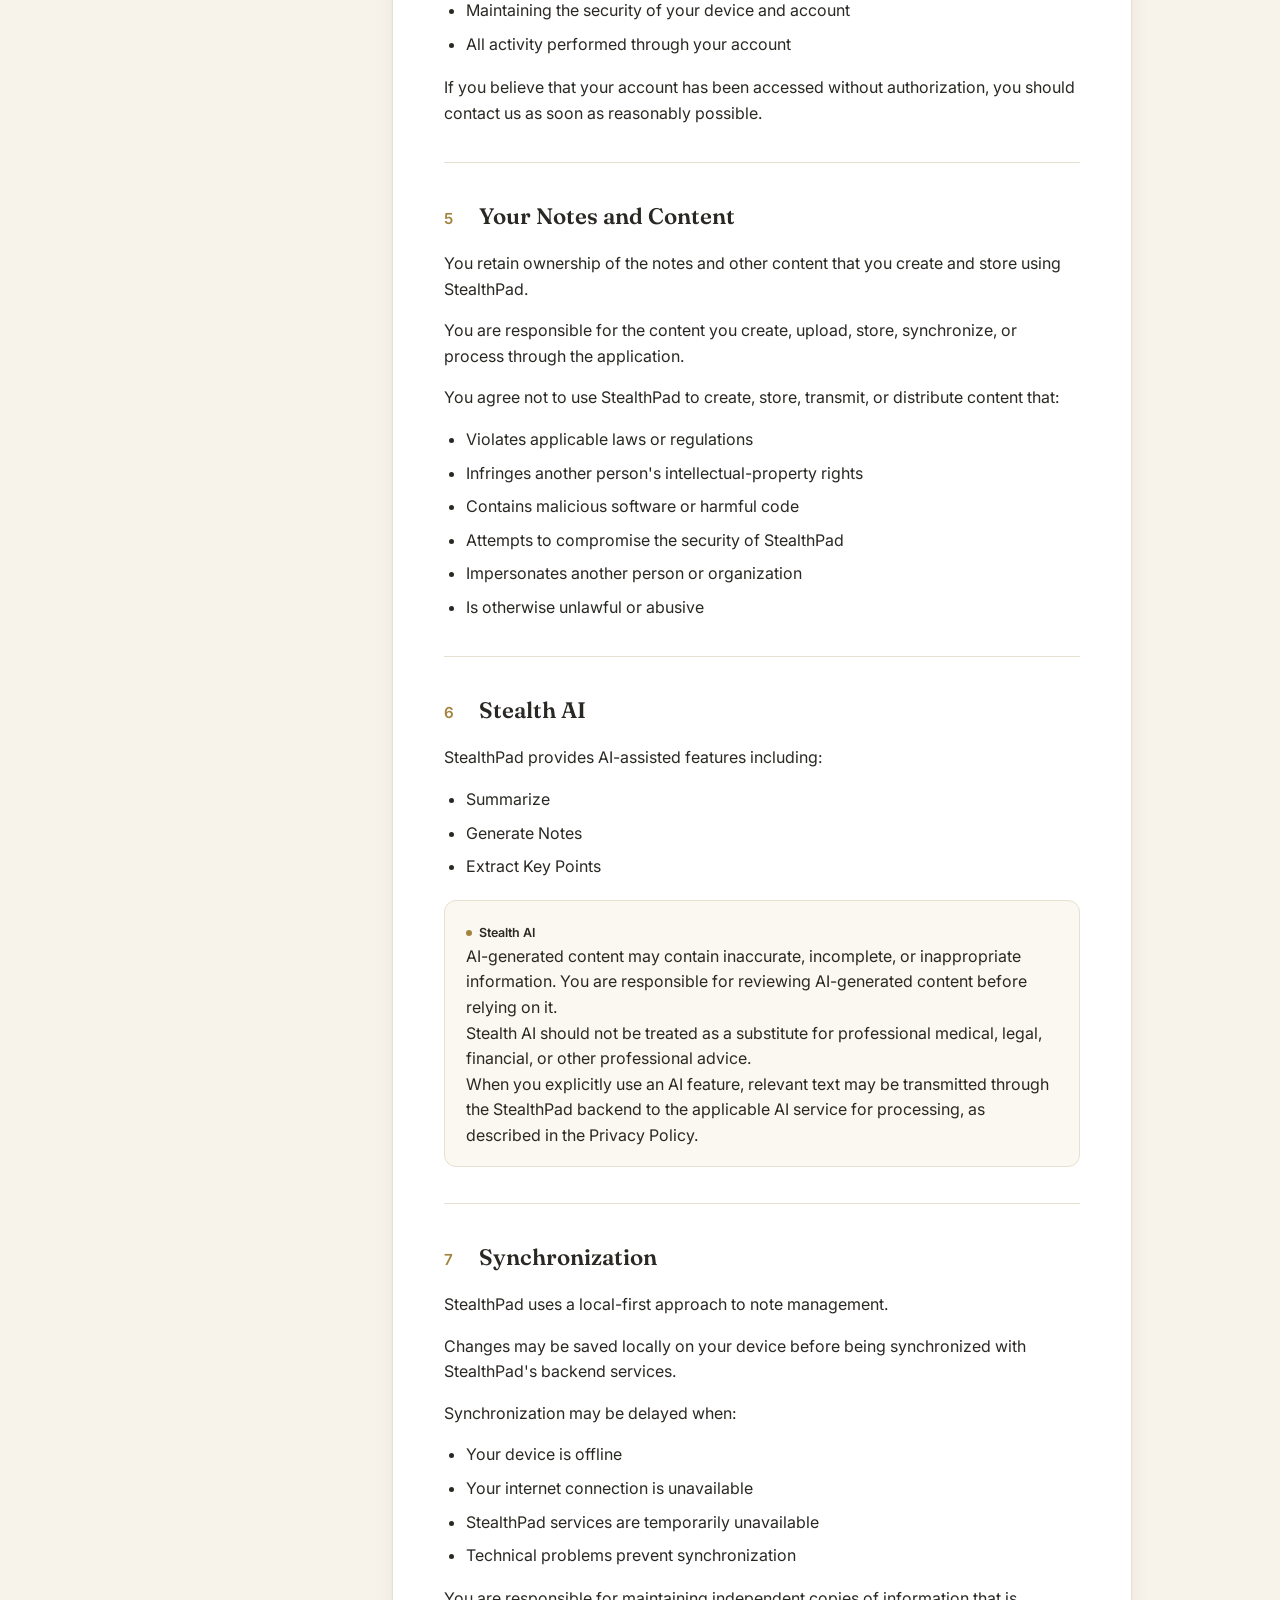
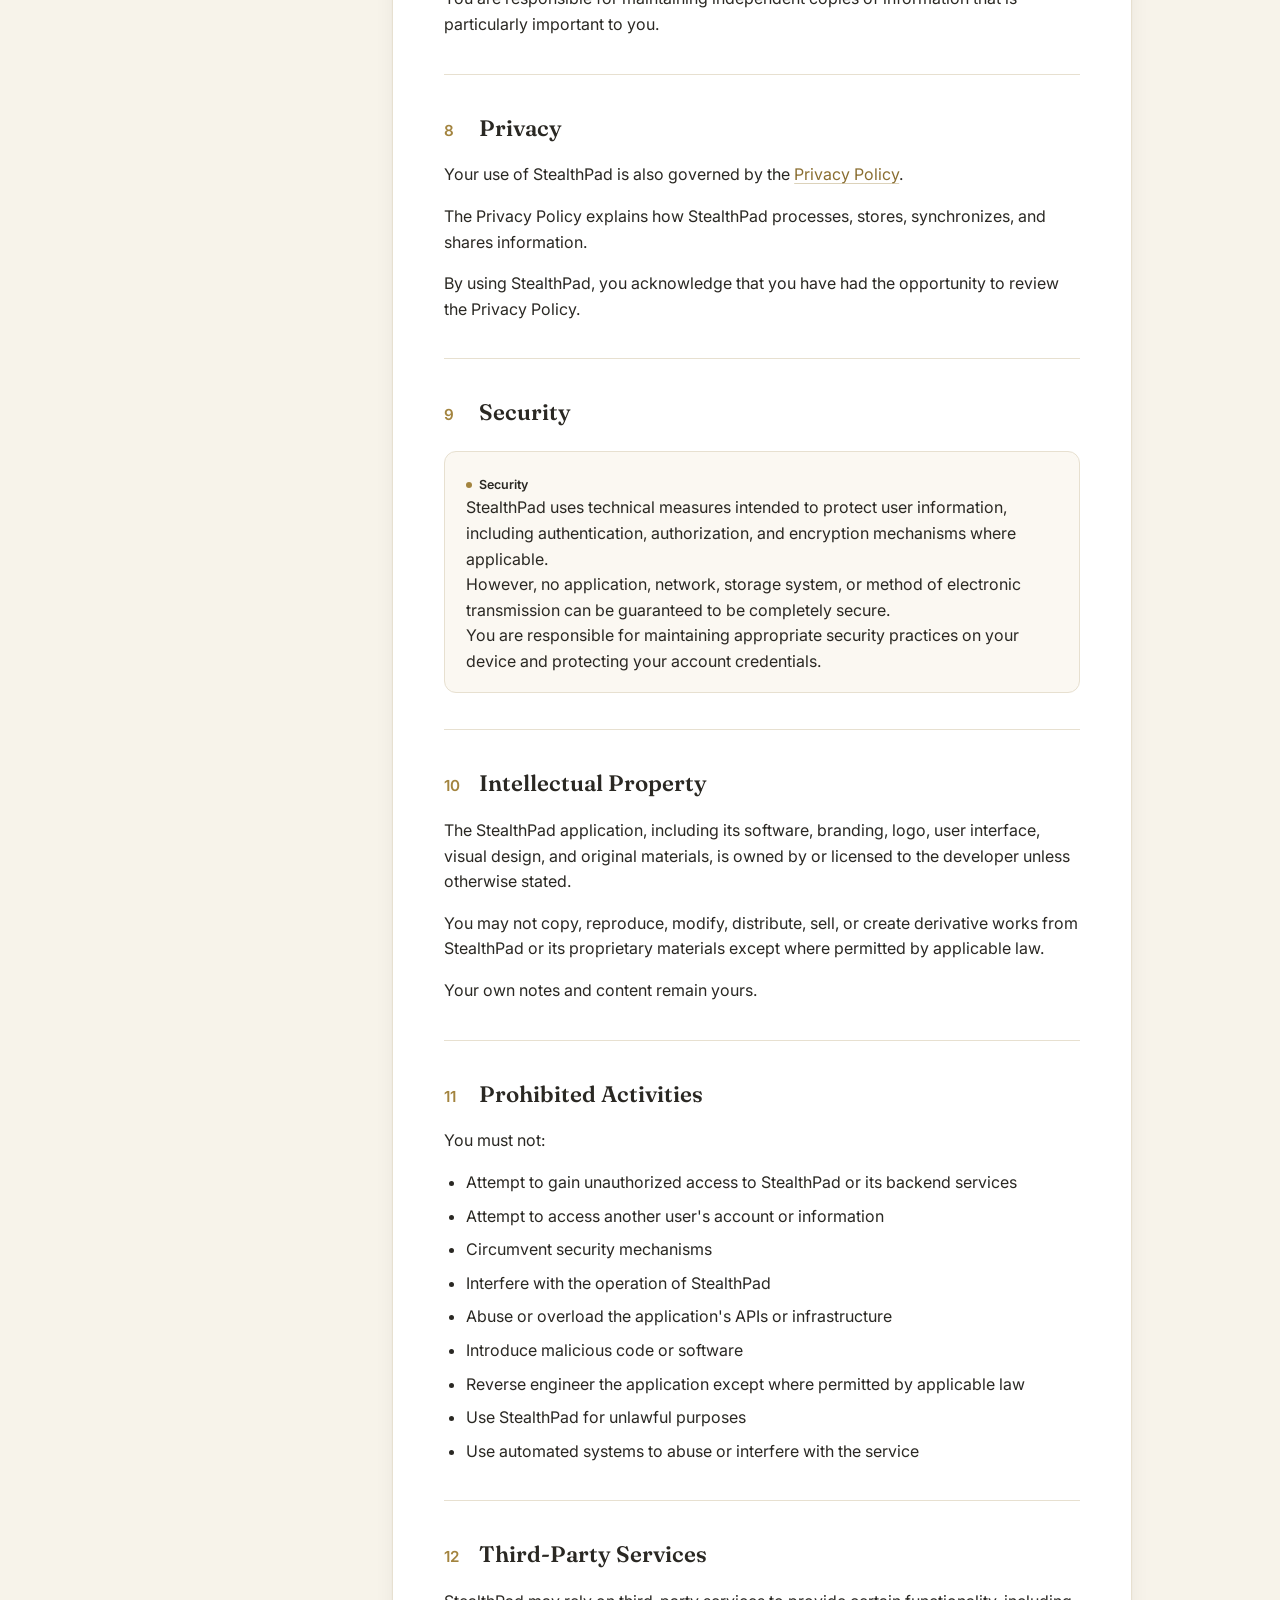
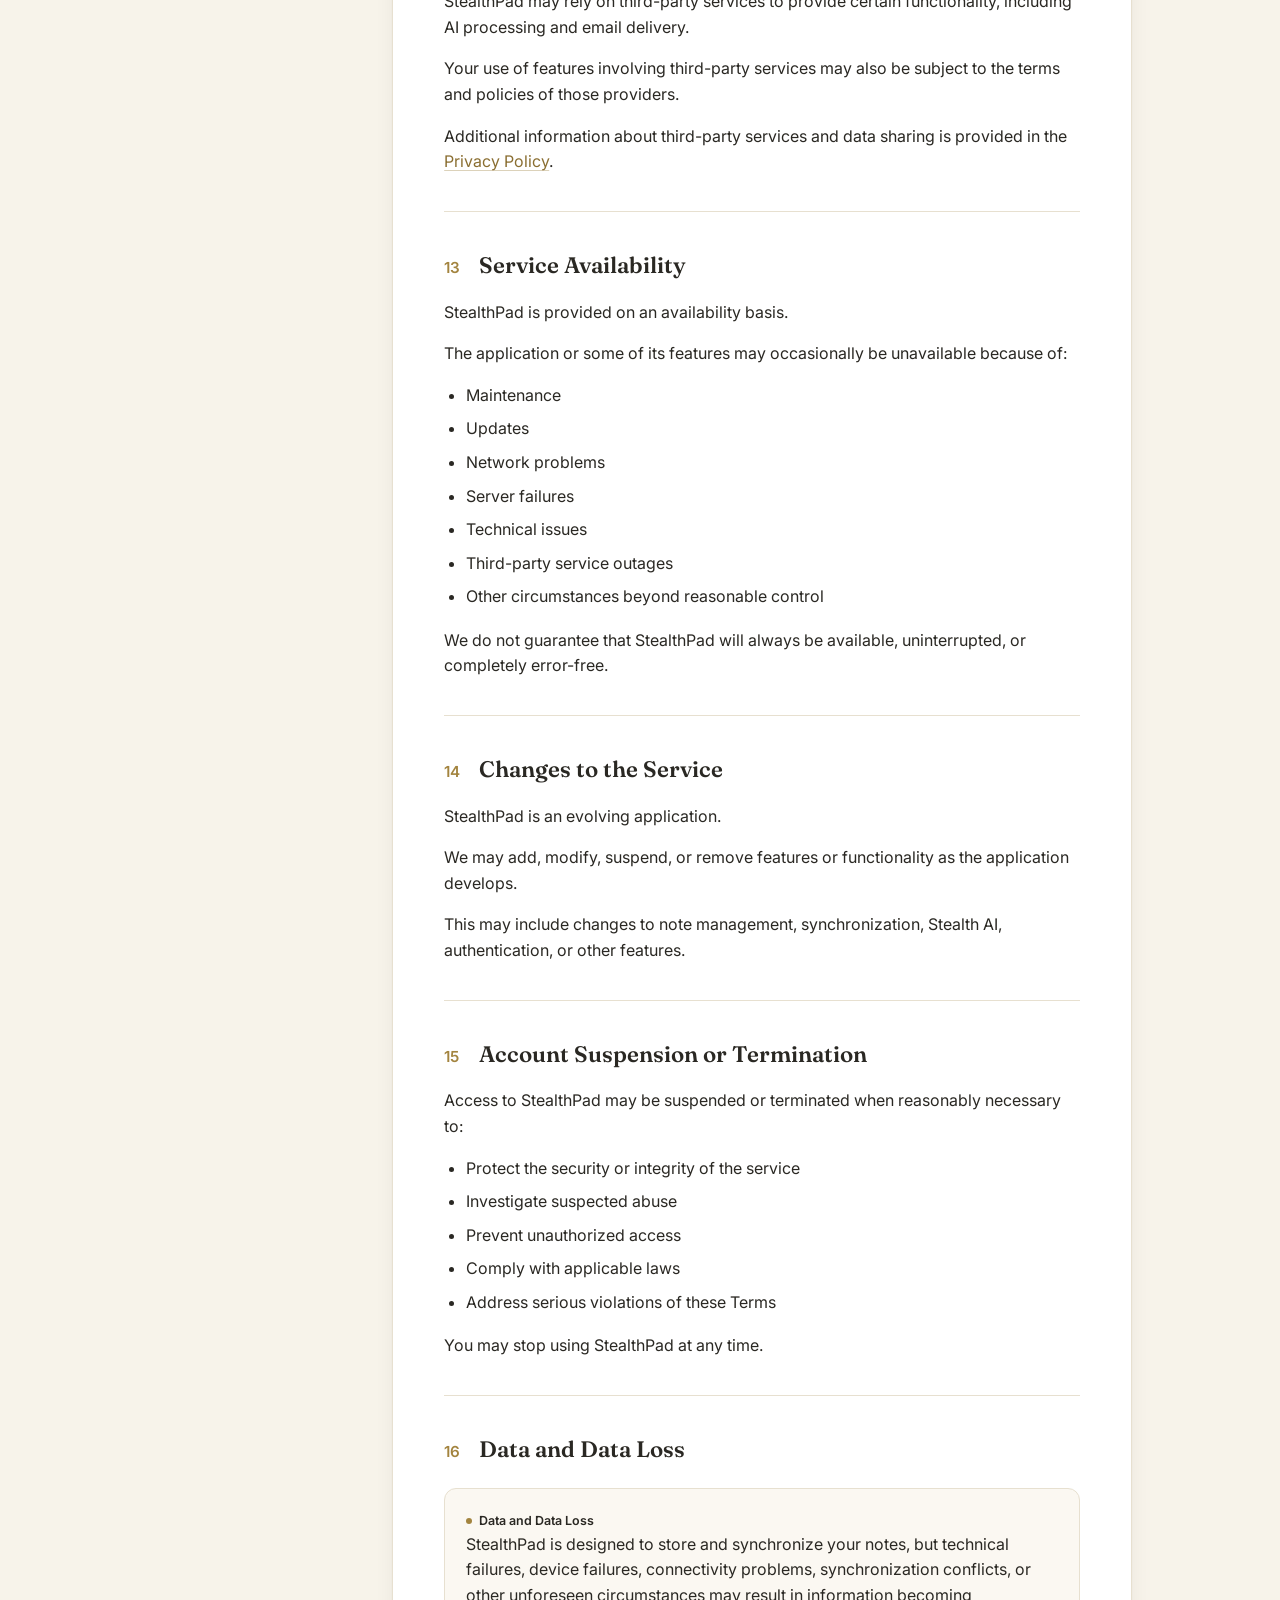
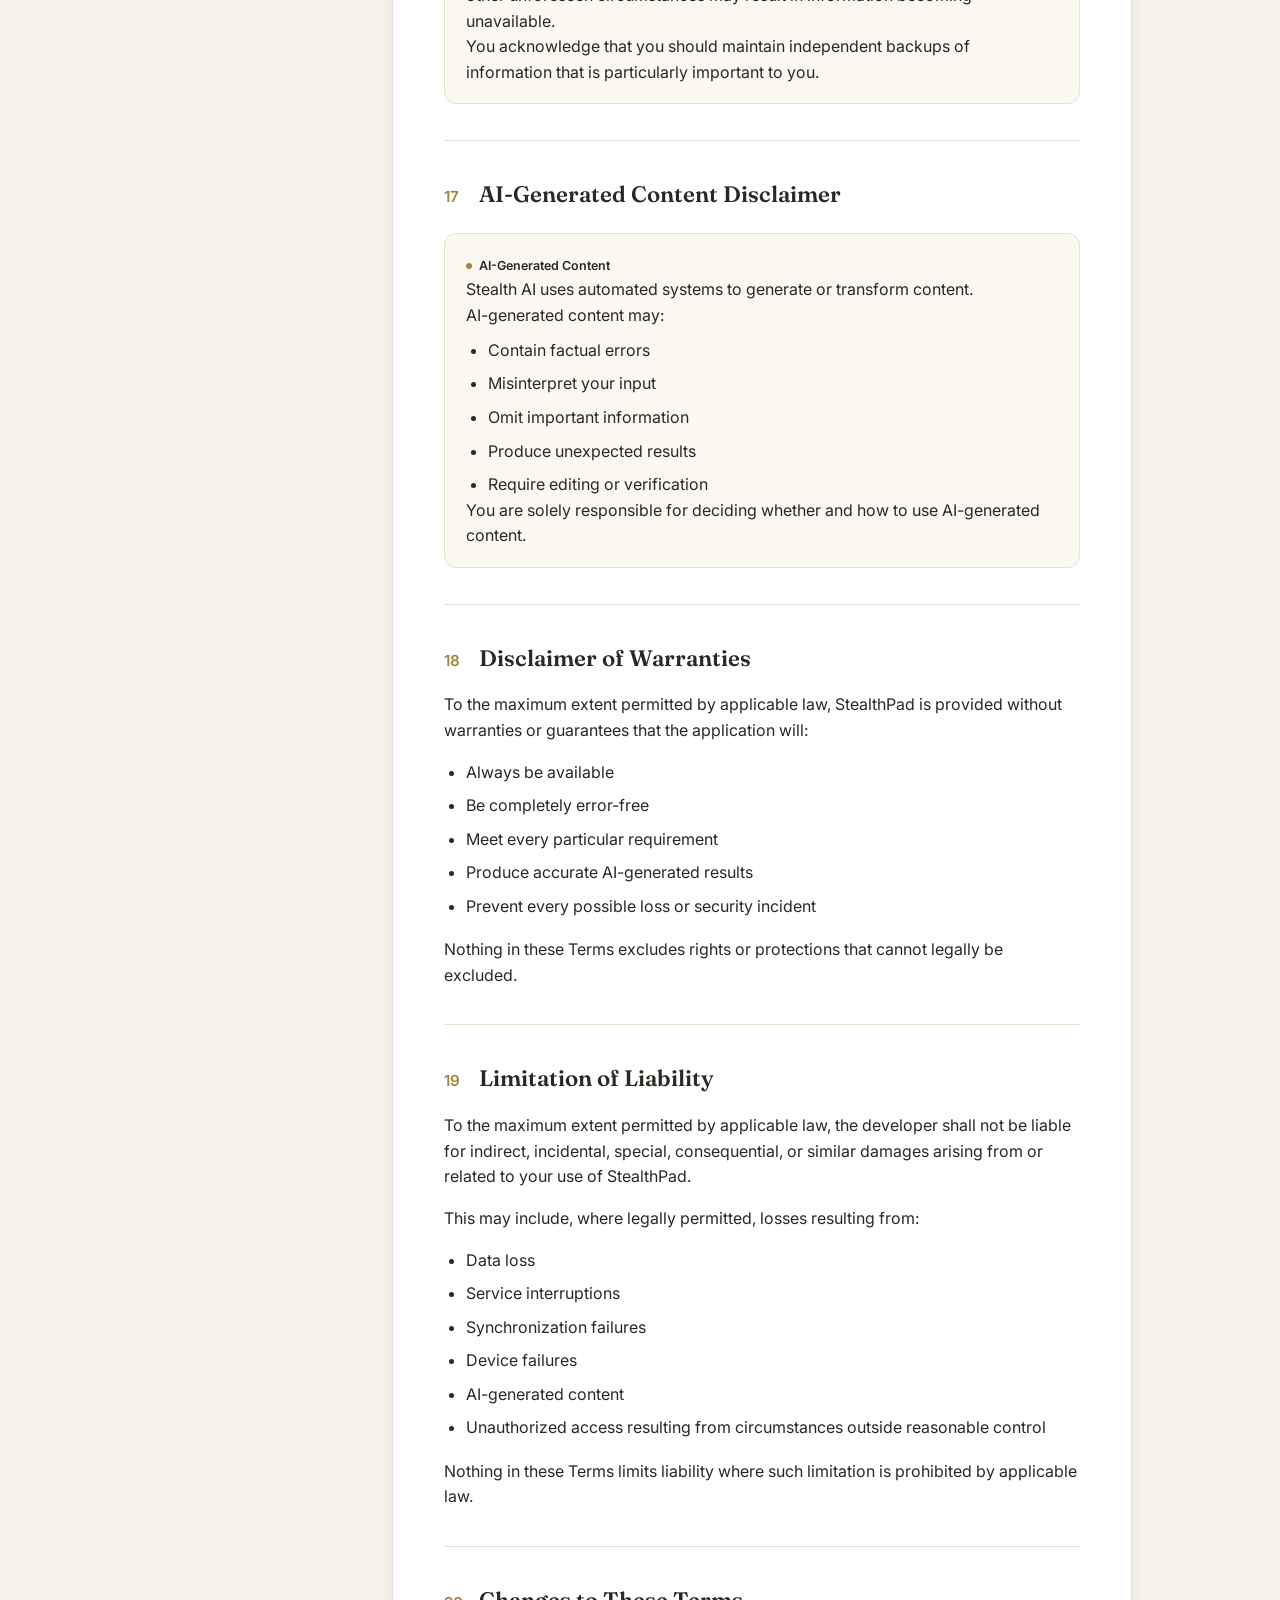
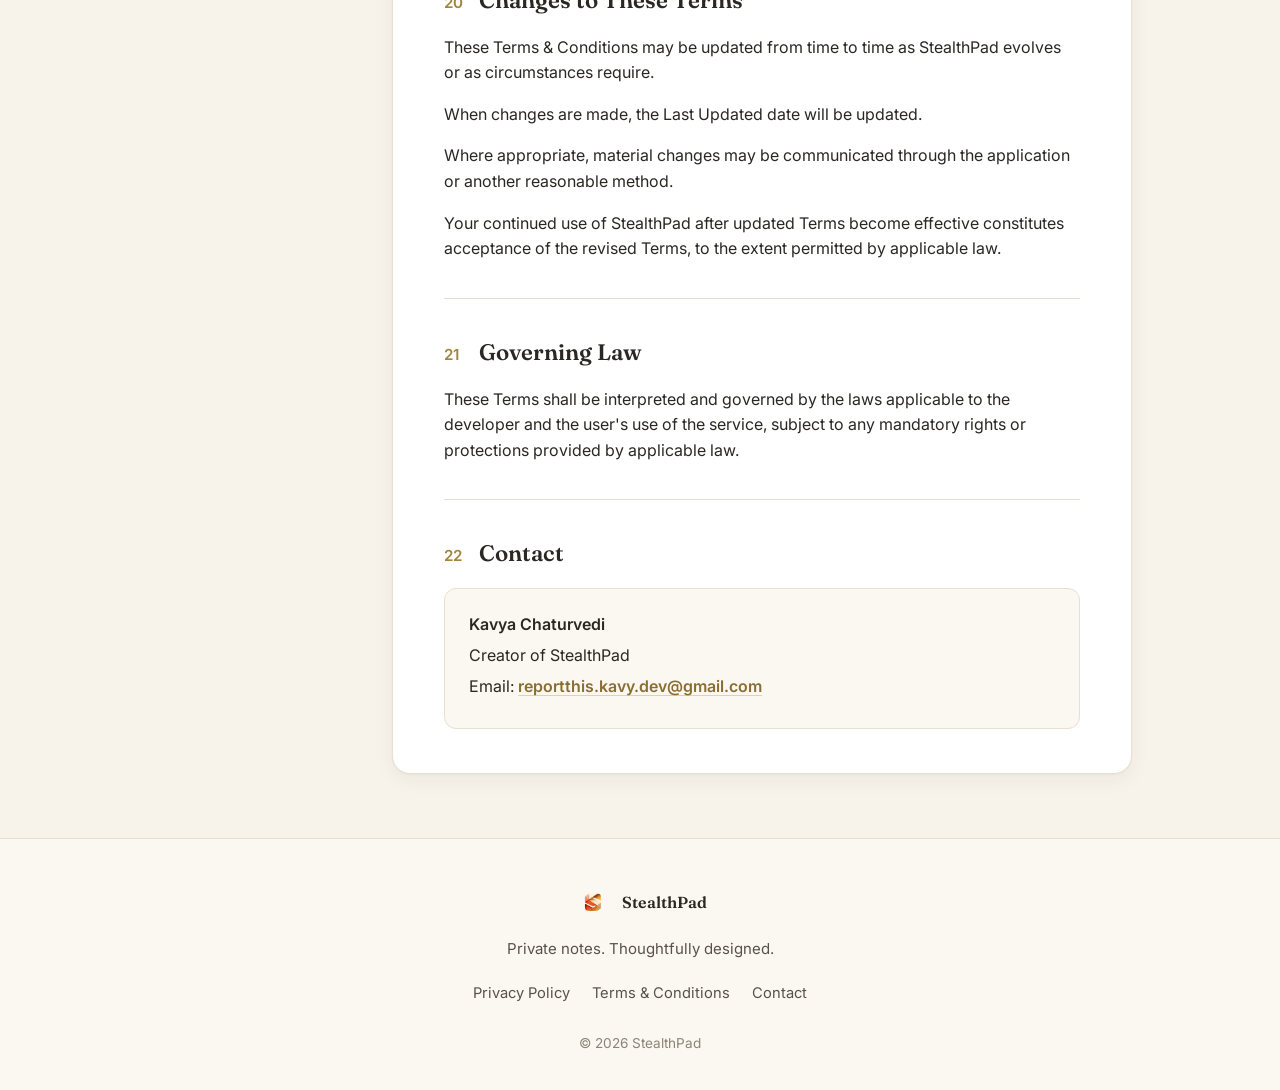
<file: docs/stealthpad-terms.html>
<!DOCTYPE html>
<html lang="en">
<head>
<meta charset="UTF-8">
<meta name="viewport" content="width=device-width, initial-scale=1.0">
<title>Terms & Conditions | StealthPad</title>
<meta name="description" content="Read the Terms & Conditions governing the use of StealthPad.">

<!-- Open Graph -->
<meta property="og:type" content="website">
<meta property="og:title" content="Terms & Conditions | StealthPad">
<meta property="og:description" content="Read the Terms & Conditions governing the use of StealthPad.">
<meta property="og:image" content="YOUR_OG_IMAGE_URL">
<meta property="og:url" content="YOUR_CANONICAL_URL">
<meta name="twitter:card" content="summary">
<meta name="twitter:title" content="Terms & Conditions | StealthPad">
<meta name="twitter:description" content="Read the Terms & Conditions governing the use of StealthPad.">

<link rel="canonical" href="YOUR_CANONICAL_URL">
<link rel="icon" href="[data-uri]" type="image/png">

<link rel="preconnect" href="https://fonts.googleapis.com">
<link rel="preconnect" href="https://fonts.gstatic.com" crossorigin>
<link href="https://fonts.googleapis.com/css2?family=Fraunces:opsz,wght@9..144,500;9..144,600&family=Inter:wght@400;500;600&display=swap" rel="stylesheet">

<style>
/* ==========================================================================
   StealthPad — Shared Legal Pages Stylesheet
   Used by: terms.html (and privacy.html, if present)
   Design language: warm ivory, quiet charcoal type, muted champagne-gold
   ========================================================================== */

:root {
  /* Color tokens */
  --color-bg: #F7F3EA;              /* warm ivory/cream page background */
  --color-surface: #FFFFFF;          /* content cards / panels */
  --color-surface-muted: #FBF8F2;    /* recessed surface, e.g. callouts */
  --color-border: #E7E0D0;           /* subtle hairline borders */
  --color-border-strong: #DCD2BA;

  --color-ink: #2A2823;              /* primary charcoal text */
  --color-ink-soft: #57534A;         /* secondary text */
  --color-ink-faint: #8B8578;        /* tertiary / meta text */

  --color-gold: #A3843F;             /* champagne / muted gold accent */
  --color-gold-strong: #8A6E31;      /* deeper gold, for text-on-light & hover */
  --color-gold-wash: #F3ECD9;        /* pale gold wash for active/hover backgrounds */

  --color-focus: #6E5A22;            /* focus ring — meets contrast on cream */

  /* Type */
  --font-serif: "Fraunces", "Iowan Old Style", "Palatino Linotype", Georgia, serif;
  --font-sans: "Inter", -apple-system, BlinkMacSystemFont, "Segoe UI", Roboto, sans-serif;

  /* Layout */
  --content-max: 1160px;
  --toc-width: 260px;
  --radius-lg: 18px;
  --radius-md: 12px;
  --radius-sm: 8px;

  --shadow-soft: 0 1px 2px rgba(42, 40, 35, 0.04), 0 6px 20px rgba(42, 40, 35, 0.05);
  --shadow-header: 0 1px 0 rgba(42, 40, 35, 0.06);
}

* {
  box-sizing: border-box;
}

html {
  scroll-behavior: smooth;
}

@media (prefers-reduced-motion: reduce) {
  html {
    scroll-behavior: auto;
  }
  *, *::before, *::after {
    animation-duration: 0.001ms !important;
    animation-iteration-count: 1 !important;
    transition-duration: 0.001ms !important;
    scroll-behavior: auto !important;
  }
}

body {
  margin: 0;
  background: var(--color-bg);
  color: var(--color-ink);
  font-family: var(--font-sans);
  font-size: 16px;
  line-height: 1.6;
  -webkit-font-smoothing: antialiased;
  text-rendering: optimizeLegibility;
}

img {
  max-width: 100%;
  display: block;
}

a {
  color: var(--color-gold-strong);
  text-decoration-color: var(--color-border-strong);
  text-underline-offset: 3px;
}

a:hover {
  text-decoration-color: var(--color-gold-strong);
}

a:focus-visible,
button:focus-visible,
[tabindex]:focus-visible {
  outline: 2px solid var(--color-focus);
  outline-offset: 3px;
  border-radius: 4px;
}

.visually-hidden {
  position: absolute;
  width: 1px;
  height: 1px;
  padding: 0;
  margin: -1px;
  overflow: hidden;
  clip: rect(0, 0, 0, 0);
  white-space: nowrap;
  border: 0;
}

.skip-link {
  position: absolute;
  left: 1rem;
  top: -3rem;
  background: var(--color-ink);
  color: var(--color-bg);
  padding: 0.65rem 1rem;
  border-radius: var(--radius-sm);
  z-index: 200;
  transition: top 0.15s ease;
}

.skip-link:focus {
  top: 1rem;
}

/* --------------------------------------------------------------------
   Header
   -------------------------------------------------------------------- */

.site-header {
  position: sticky;
  top: 0;
  z-index: 100;
  background: rgba(247, 243, 234, 0.92);
  backdrop-filter: saturate(140%) blur(8px);
  border-bottom: 1px solid var(--color-border);
  box-shadow: var(--shadow-header);
}

.header-inner {
  max-width: var(--content-max);
  margin: 0 auto;
  padding: 0.85rem 1.5rem;
  display: flex;
  align-items: center;
  justify-content: space-between;
  gap: 1rem;
}

.brand {
  display: flex;
  align-items: center;
  gap: 0.65rem;
  text-decoration: none;
  color: var(--color-ink);
}

.brand img {
  width: 44px;
  height: 44px;
  border-radius: 8px;
}

.brand-name {
  font-family: var(--font-serif);
  font-weight: 600;
  font-size: 1.15rem;
  letter-spacing: 0.01em;
  color: var(--color-ink);
}

.header-nav {
  display: flex;
  align-items: center;
  gap: 1.5rem;
}

.header-nav a {
  font-size: 0.94rem;
  color: var(--color-ink-soft);
  text-decoration: none;
  white-space: nowrap;
}

.header-nav a:hover {
  color: var(--color-gold-strong);
}

.header-nav .btn-app {
  color: var(--color-ink);
  background: var(--color-surface);
  border: 1px solid var(--color-border-strong);
  padding: 0.5rem 1rem;
  border-radius: 999px;
  font-weight: 500;
  transition: border-color 0.15s ease, background 0.15s ease;
}

.header-nav .btn-app:hover {
  background: var(--color-gold-wash);
  border-color: var(--color-gold);
  color: var(--color-gold-strong);
}

.header-nav-toggle {
  display: none;
}

/* --------------------------------------------------------------------
   Hero
   -------------------------------------------------------------------- */

.hero {
  border-bottom: 1px solid var(--color-border);
}

.hero-inner {
  max-width: var(--content-max);
  margin: 0 auto;
  padding: 3rem 1.5rem 2.25rem;
}

.hero-eyebrow {
  display: inline-flex;
  align-items: center;
  gap: 0.5rem;
  font-size: 0.82rem;
  color: var(--color-gold-strong);
  margin: 0 0 0.85rem;
}

.hero-eyebrow::before {
  content: "";
  width: 6px;
  height: 6px;
  border-radius: 50%;
  background: var(--color-gold);
  display: inline-block;
}

.hero h1 {
  font-family: var(--font-serif);
  font-weight: 600;
  font-size: clamp(2.1rem, 3.2vw, 2.8rem);
  line-height: 1.15;
  margin: 0 0 0.6rem;
  color: var(--color-ink);
}

.hero-sub {
  font-size: 1.08rem;
  color: var(--color-ink-soft);
  max-width: 46ch;
  margin: 0 0 1.4rem;
}

.hero-meta {
  display: flex;
  align-items: baseline;
  gap: 0.5rem;
  font-size: 0.92rem;
  color: var(--color-ink-faint);
}

.hero-meta strong {
  color: var(--color-ink-soft);
  font-weight: 600;
}

/* Small brand callout, used near the top of the content column */
.brand-callout {
  background: var(--color-surface);
  border: 1px solid var(--color-border);
  border-left: 3px solid var(--color-gold);
  border-radius: var(--radius-md);
  padding: 1.1rem 1.3rem;
  margin: 0 0 2.25rem;
  font-family: var(--font-serif);
  font-size: 1.05rem;
  line-height: 1.55;
  color: var(--color-ink);
}

.brand-callout p {
  margin: 0;
}

.brand-callout .accent {
  color: var(--color-gold-strong);
}

/* --------------------------------------------------------------------
   Layout: two-column page
   -------------------------------------------------------------------- */

.page-shell {
  max-width: var(--content-max);
  margin: 0 auto;
  padding: 2.5rem 1.5rem 4rem;
  display: grid;
  grid-template-columns: var(--toc-width) minmax(0, 1fr);
  gap: 3rem;
  align-items: start;
}

/* --------------------------------------------------------------------
   Table of contents
   -------------------------------------------------------------------- */

.toc {
  position: sticky;
  top: 5.25rem;
  align-self: start;
  max-height: calc(100vh - 7rem);
  overflow-y: auto;
}

.toc-label {
  font-size: 0.78rem;
  letter-spacing: 0.04em;
  color: var(--color-ink-faint);
  margin: 0 0 0.85rem;
  font-weight: 600;
}

.toc-list {
  list-style: none;
  margin: 0;
  padding: 0;
  border-left: 1px solid var(--color-border);
}

.toc-list a {
  display: block;
  padding: 0.4rem 0 0.4rem 1rem;
  margin-left: -1px;
  border-left: 2px solid transparent;
  font-size: 0.9rem;
  color: var(--color-ink-soft);
  text-decoration: none;
  line-height: 1.35;
  transition: color 0.15s ease, border-color 0.15s ease, background 0.15s ease;
}

.toc-list a:hover {
  color: var(--color-gold-strong);
}

.toc-list a.is-active {
  color: var(--color-gold-strong);
  border-left-color: var(--color-gold);
  background: linear-gradient(90deg, var(--color-gold-wash), transparent);
  font-weight: 600;
}

/* Mobile TOC (details/summary) */
.toc-mobile {
  display: none;
}

/* --------------------------------------------------------------------
   Content
   -------------------------------------------------------------------- */

.legal-content {
  background: var(--color-surface);
  border: 1px solid var(--color-border);
  border-radius: var(--radius-lg);
  box-shadow: var(--shadow-soft);
  padding: 2.75rem clamp(1.5rem, 4vw, 3.25rem);
  max-width: 74ch;
}

.legal-content section {
  padding-top: 2.25rem;
  margin-top: 2.25rem;
  border-top: 1px solid var(--color-border);
  scroll-margin-top: 5.5rem;
}

.legal-content section:first-of-type {
  padding-top: 0;
  margin-top: 0;
  border-top: none;
}

.legal-content h2 {
  font-family: var(--font-serif);
  font-size: 1.4rem;
  font-weight: 600;
  color: var(--color-ink);
  margin: 0 0 1rem;
  display: flex;
  align-items: baseline;
  gap: 0.6rem;
}

.legal-content h2 .num {
  font-family: var(--font-sans);
  font-size: 0.95rem;
  font-weight: 600;
  color: var(--color-gold);
  min-width: 1.6rem;
}

.legal-content h3 {
  font-family: var(--font-serif);
  font-size: 1.08rem;
  font-weight: 600;
  color: var(--color-ink);
  margin: 1.5rem 0 0.6rem;
}

.legal-content p {
  margin: 0 0 1rem;
  color: var(--color-ink);
}

.legal-content p.lede {
  color: var(--color-ink-soft);
}

.legal-content ul {
  margin: 0 0 1.1rem;
  padding-left: 1.35rem;
}

.legal-content li {
  margin-bottom: 0.5rem;
  color: var(--color-ink);
}

.legal-content li:last-child {
  margin-bottom: 0;
}

.legal-content strong {
  font-weight: 600;
}

/* Callout cards for special sections (Stealth AI, Security, etc.) */
.callout {
  background: var(--color-surface-muted);
  border: 1px solid var(--color-border);
  border-radius: var(--radius-md);
  padding: 1.1rem 1.3rem;
  margin: 1.25rem 0;
}

.callout-label {
  display: inline-flex;
  align-items: center;
  gap: 0.45rem;
  font-size: 0.78rem;
  font-weight: 600;
  color: var(--color-gold-strong);
  margin: 0 0 0.55rem;
}

.callout-label::before {
  content: "";
  width: 6px;
  height: 6px;
  border-radius: 50%;
  background: var(--color-gold);
}

.callout p,
.callout ul {
  margin-bottom: 0;
}

.callout p + ul {
  margin-top: 0.6rem;
}

.contact-card {
  background: var(--color-surface-muted);
  border: 1px solid var(--color-border);
  border-radius: var(--radius-md);
  padding: 1.4rem 1.5rem;
  margin-top: 0.5rem;
}

.contact-card p {
  margin: 0 0 0.35rem;
}

.contact-card a {
  font-weight: 600;
}

/* --------------------------------------------------------------------
   Back to top
   -------------------------------------------------------------------- */

.back-to-top {
  position: fixed;
  right: 1.5rem;
  bottom: 1.5rem;
  width: 44px;
  height: 44px;
  border-radius: 50%;
  background: var(--color-ink);
  color: var(--color-bg);
  border: none;
  display: flex;
  align-items: center;
  justify-content: center;
  cursor: pointer;
  box-shadow: 0 6px 18px rgba(42, 40, 35, 0.22);
  opacity: 0;
  transform: translateY(8px);
  pointer-events: none;
  transition: opacity 0.2s ease, transform 0.2s ease, background 0.15s ease;
  z-index: 90;
}

.back-to-top.is-visible {
  opacity: 1;
  transform: translateY(0);
  pointer-events: auto;
}

.back-to-top:hover {
  background: var(--color-gold-strong);
}

.back-to-top svg {
  width: 18px;
  height: 18px;
}

/* --------------------------------------------------------------------
   Footer
   -------------------------------------------------------------------- */

.site-footer {
  border-top: 1px solid var(--color-border);
  background: var(--color-surface-muted);
}

.footer-inner {
  max-width: var(--content-max);
  margin: 0 auto;
  padding: 2.75rem 1.5rem 2.25rem;
  display: flex;
  flex-direction: column;
  align-items: center;
  text-align: center;
  gap: 0.9rem;
}

.footer-brand {
  display: flex;
  align-items: center;
  gap: 0.6rem;
}

.footer-brand img {
  width: 40px;
  height: 40px;
  border-radius: 7px;
}

.footer-brand span {
  font-family: var(--font-serif);
  font-weight: 600;
  color: var(--color-ink);
}

.footer-tagline {
  color: var(--color-ink-soft);
  font-size: 0.94rem;
  margin: 0;
}

.footer-links {
  display: flex;
  flex-wrap: wrap;
  justify-content: center;
  gap: 1.4rem;
  margin: 0.4rem 0;
}

.footer-links a {
  color: var(--color-ink-soft);
  text-decoration: none;
  font-size: 0.92rem;
}

.footer-links a:hover {
  color: var(--color-gold-strong);
}

.footer-copyright {
  color: var(--color-ink-faint);
  font-size: 0.85rem;
  margin: 0.4rem 0 0;
}

/* --------------------------------------------------------------------
   Responsive
   -------------------------------------------------------------------- */

@media (max-width: 960px) {
  .page-shell {
    grid-template-columns: 1fr;
    gap: 1.5rem;
    padding: 1.75rem 1.25rem 3rem;
  }

  .toc {
    display: none;
  }

  .toc-mobile {
    display: block;
    background: var(--color-surface);
    border: 1px solid var(--color-border);
    border-radius: var(--radius-md);
    padding: 0.2rem 1rem;
  }

  .toc-mobile summary {
    list-style: none;
    display: flex;
    align-items: center;
    justify-content: space-between;
    padding: 0.85rem 0;
    cursor: pointer;
    font-weight: 600;
    font-size: 0.95rem;
    color: var(--color-ink);
  }

  .toc-mobile summary::-webkit-details-marker {
    display: none;
  }

  .toc-mobile summary .chevron {
    transition: transform 0.15s ease;
    color: var(--color-ink-faint);
  }

  .toc-mobile[open] summary .chevron {
    transform: rotate(180deg);
  }

  .toc-mobile .toc-list {
    border-left: none;
    padding-bottom: 0.75rem;
  }

  .toc-mobile .toc-list a {
    padding-left: 0.75rem;
    border-left: 2px solid var(--color-border);
  }

  .toc-mobile .toc-list a.is-active {
    border-left-color: var(--color-gold);
  }

  .legal-content {
    max-width: none;
    padding: 1.75rem 1.25rem;
  }

  .hero-inner {
    padding: 2.25rem 1.25rem 1.75rem;
  }
}

@media (max-width: 640px) {
  .header-inner {
    padding: 0.75rem 1rem;
  }

  .header-nav {
    gap: 0.75rem;
  }

  .header-nav .nav-text-link {
    display: none;
  }

  .brand-name {
    font-size: 1rem;
  }

  .brand img {
    width: 36px;
    height: 36px;
  }

  body {
    font-size: 15.5px;
  }

  .legal-content h2 {
    font-size: 1.25rem;
  }

  .back-to-top {
    right: 1rem;
    bottom: 1rem;
  }
}

</style>
</head>
<body>

<a class="skip-link" href="#main-content">Skip to content</a>

<header class="site-header">
  <div class="header-inner">
    <a class="brand" href="YOUR_APP_URL" tabindex="0">
      <img src="logo.png">
      <span class="brand-name">StealthPad</span>
    </a>
    <nav class="header-nav" aria-label="Legal pages">
      <a class="nav-text-link" href="https://kavychaturvedi5427.github.io/StealthPad/stealthpad-privacy.html">Privacy Policy</a>
    </nav>
  </div>
</header>

<section class="hero">
  <div class="hero-inner">
    <p class="hero-eyebrow">Legal</p>
    <h1>Terms &amp; Conditions</h1>
    <p class="hero-sub">The terms governing your use of StealthPad.</p>
    <p class="hero-meta"><strong>Last Updated</strong> · September 13, 2026</p>
  </div>
</section>

<div class="page-shell">
  <!-- Desktop sticky TOC -->
  <nav class="toc" aria-label="Table of contents">
    <p class="toc-label">On this page</p>
    <ul class="toc-list">
      <li><a href="#acceptance-of-terms">1. Acceptance of Terms</a></li>
      <li><a href="#about-stealthpad">2. About StealthPad</a></li>
      <li><a href="#eligibility">3. Eligibility</a></li>
      <li><a href="#your-account">4. Your Account</a></li>
      <li><a href="#your-notes-and-content">5. Your Notes and Content</a></li>
      <li><a href="#stealth-ai">6. Stealth AI</a></li>
      <li><a href="#synchronization">7. Synchronization</a></li>
      <li><a href="#privacy">8. Privacy</a></li>
      <li><a href="#security">9. Security</a></li>
      <li><a href="#intellectual-property">10. Intellectual Property</a></li>
      <li><a href="#prohibited-activities">11. Prohibited Activities</a></li>
      <li><a href="#third-party-services">12. Third-Party Services</a></li>
      <li><a href="#service-availability">13. Service Availability</a></li>
      <li><a href="#changes-to-the-service">14. Changes to the Service</a></li>
      <li><a href="#account-suspension-or-termination">15. Account Suspension or Termination</a></li>
      <li><a href="#data-and-data-loss">16. Data and Data Loss</a></li>
      <li><a href="#ai-generated-content-disclaimer">17. AI-Generated Content Disclaimer</a></li>
      <li><a href="#disclaimer-of-warranties">18. Disclaimer of Warranties</a></li>
      <li><a href="#limitation-of-liability">19. Limitation of Liability</a></li>
      <li><a href="#changes-to-these-terms">20. Changes to These Terms</a></li>
      <li><a href="#governing-law">21. Governing Law</a></li>
      <li><a href="#contact">22. Contact</a></li>
    </ul>
  </nav>

  <main id="main-content" class="legal-content">

    <!-- Mobile expandable TOC -->
    <details class="toc-mobile">
      <summary>
        On this page
        <span class="chevron" aria-hidden="true">▾</span>
      </summary>
      <ul class="toc-list">
        <li><a href="#acceptance-of-terms">1. Acceptance of Terms</a></li>
        <li><a href="#about-stealthpad">2. About StealthPad</a></li>
        <li><a href="#eligibility">3. Eligibility</a></li>
        <li><a href="#your-account">4. Your Account</a></li>
        <li><a href="#your-notes-and-content">5. Your Notes and Content</a></li>
        <li><a href="#stealth-ai">6. Stealth AI</a></li>
        <li><a href="#synchronization">7. Synchronization</a></li>
        <li><a href="#privacy">8. Privacy</a></li>
        <li><a href="#security">9. Security</a></li>
        <li><a href="#intellectual-property">10. Intellectual Property</a></li>
        <li><a href="#prohibited-activities">11. Prohibited Activities</a></li>
        <li><a href="#third-party-services">12. Third-Party Services</a></li>
        <li><a href="#service-availability">13. Service Availability</a></li>
        <li><a href="#changes-to-the-service">14. Changes to the Service</a></li>
        <li><a href="#account-suspension-or-termination">15. Account Suspension or Termination</a></li>
        <li><a href="#data-and-data-loss">16. Data and Data Loss</a></li>
        <li><a href="#ai-generated-content-disclaimer">17. AI-Generated Content Disclaimer</a></li>
        <li><a href="#disclaimer-of-warranties">18. Disclaimer of Warranties</a></li>
        <li><a href="#limitation-of-liability">19. Limitation of Liability</a></li>
        <li><a href="#changes-to-these-terms">20. Changes to These Terms</a></li>
        <li><a href="#governing-law">21. Governing Law</a></li>
        <li><a href="#contact">22. Contact</a></li>
      </ul>
    </details>

    <div class="brand-callout">
      <p>Built around a simple idea: <span class="accent">your notes should belong to you.</span></p>
    </div>

    <section id="acceptance-of-terms">
      <h2><span class="num">1</span> Acceptance of Terms</h2>
      <p class="lede">Welcome to StealthPad.</p>
      <p>These Terms &amp; Conditions govern your access to and use of the StealthPad application and its related services.</p>
      <p>By creating an account, accessing, or using StealthPad, you agree to these Terms &amp; Conditions. If you do not agree with these terms, please do not use the application.</p>
    </section>

    <section id="about-stealthpad">
      <h2><span class="num">2</span> About StealthPad</h2>
      <p>StealthPad is a private note-taking application designed to help users create, organize, store, synchronize, and manage their personal notes.</p>
      <p>StealthPad also provides Stealth AI, which offers AI-assisted features such as:</p>
      <ul>
        <li>Summarizing notes</li>
        <li>Extracting key points</li>
        <li>Generating note content</li>
      </ul>
    </section>

    <section id="eligibility">
      <h2><span class="num">3</span> Eligibility</h2>
      <p>You may use StealthPad only if you are legally capable of entering into these Terms under the laws applicable to you.</p>
      <p>By using StealthPad, you confirm that the information you provide is accurate to the best of your knowledge.</p>
    </section>

    <section id="your-account">
      <h2><span class="num">4</span> Your Account</h2>
      <p>Certain StealthPad features require an account.</p>
      <p>You are responsible for:</p>
      <ul>
        <li>Providing accurate account information</li>
        <li>Keeping your account credentials confidential</li>
        <li>Maintaining the security of your device and account</li>
        <li>All activity performed through your account</li>
      </ul>
      <p>If you believe that your account has been accessed without authorization, you should contact us as soon as reasonably possible.</p>
    </section>

    <section id="your-notes-and-content">
      <h2><span class="num">5</span> Your Notes and Content</h2>
      <p>You retain ownership of the notes and other content that you create and store using StealthPad.</p>
      <p>You are responsible for the content you create, upload, store, synchronize, or process through the application.</p>
      <p>You agree not to use StealthPad to create, store, transmit, or distribute content that:</p>
      <ul>
        <li>Violates applicable laws or regulations</li>
        <li>Infringes another person's intellectual-property rights</li>
        <li>Contains malicious software or harmful code</li>
        <li>Attempts to compromise the security of StealthPad</li>
        <li>Impersonates another person or organization</li>
        <li>Is otherwise unlawful or abusive</li>
      </ul>
    </section>

    <section id="stealth-ai">
      <h2><span class="num">6</span> Stealth AI</h2>
      <p>StealthPad provides AI-assisted features including:</p>
      <ul>
        <li>Summarize</li>
        <li>Generate Notes</li>
        <li>Extract Key Points</li>
      </ul>
      <div class="callout">
        <p class="callout-label">Stealth AI</p>
        <p>AI-generated content may contain inaccurate, incomplete, or inappropriate information. You are responsible for reviewing AI-generated content before relying on it.</p>
        <p>Stealth AI should not be treated as a substitute for professional medical, legal, financial, or other professional advice.</p>
        <p>When you explicitly use an AI feature, relevant text may be transmitted through the StealthPad backend to the applicable AI service for processing, as described in the Privacy Policy.</p>
      </div>
    </section>

    <section id="synchronization">
      <h2><span class="num">7</span> Synchronization</h2>
      <p>StealthPad uses a local-first approach to note management.</p>
      <p>Changes may be saved locally on your device before being synchronized with StealthPad's backend services.</p>
      <p>Synchronization may be delayed when:</p>
      <ul>
        <li>Your device is offline</li>
        <li>Your internet connection is unavailable</li>
        <li>StealthPad services are temporarily unavailable</li>
        <li>Technical problems prevent synchronization</li>
      </ul>
      <p>You are responsible for maintaining independent copies of information that is particularly important to you.</p>
    </section>

    <section id="privacy">
      <h2><span class="num">8</span> Privacy</h2>
      <p>Your use of StealthPad is also governed by the <a href="YOUR_PRIVACY_URL">Privacy Policy</a>.</p>
      <p>The Privacy Policy explains how StealthPad processes, stores, synchronizes, and shares information.</p>
      <p>By using StealthPad, you acknowledge that you have had the opportunity to review the Privacy Policy.</p>
    </section>

    <section id="security">
      <h2><span class="num">9</span> Security</h2>
      <div class="callout">
        <p class="callout-label">Security</p>
        <p>StealthPad uses technical measures intended to protect user information, including authentication, authorization, and encryption mechanisms where applicable.</p>
        <p>However, no application, network, storage system, or method of electronic transmission can be guaranteed to be completely secure.</p>
        <p>You are responsible for maintaining appropriate security practices on your device and protecting your account credentials.</p>
      </div>
    </section>

    <section id="intellectual-property">
      <h2><span class="num">10</span> Intellectual Property</h2>
      <p>The StealthPad application, including its software, branding, logo, user interface, visual design, and original materials, is owned by or licensed to the developer unless otherwise stated.</p>
      <p>You may not copy, reproduce, modify, distribute, sell, or create derivative works from StealthPad or its proprietary materials except where permitted by applicable law.</p>
      <p>Your own notes and content remain yours.</p>
    </section>

    <section id="prohibited-activities">
      <h2><span class="num">11</span> Prohibited Activities</h2>
      <p>You must not:</p>
      <ul>
        <li>Attempt to gain unauthorized access to StealthPad or its backend services</li>
        <li>Attempt to access another user's account or information</li>
        <li>Circumvent security mechanisms</li>
        <li>Interfere with the operation of StealthPad</li>
        <li>Abuse or overload the application's APIs or infrastructure</li>
        <li>Introduce malicious code or software</li>
        <li>Reverse engineer the application except where permitted by applicable law</li>
        <li>Use StealthPad for unlawful purposes</li>
        <li>Use automated systems to abuse or interfere with the service</li>
      </ul>
    </section>

    <section id="third-party-services">
      <h2><span class="num">12</span> Third-Party Services</h2>
      <p>StealthPad may rely on third-party services to provide certain functionality, including AI processing and email delivery.</p>
      <p>Your use of features involving third-party services may also be subject to the terms and policies of those providers.</p>
      <p>Additional information about third-party services and data sharing is provided in the <a href="YOUR_PRIVACY_URL">Privacy Policy</a>.</p>
    </section>

    <section id="service-availability">
      <h2><span class="num">13</span> Service Availability</h2>
      <p>StealthPad is provided on an availability basis.</p>
      <p>The application or some of its features may occasionally be unavailable because of:</p>
      <ul>
        <li>Maintenance</li>
        <li>Updates</li>
        <li>Network problems</li>
        <li>Server failures</li>
        <li>Technical issues</li>
        <li>Third-party service outages</li>
        <li>Other circumstances beyond reasonable control</li>
      </ul>
      <p>We do not guarantee that StealthPad will always be available, uninterrupted, or completely error-free.</p>
    </section>

    <section id="changes-to-the-service">
      <h2><span class="num">14</span> Changes to the Service</h2>
      <p>StealthPad is an evolving application.</p>
      <p>We may add, modify, suspend, or remove features or functionality as the application develops.</p>
      <p>This may include changes to note management, synchronization, Stealth AI, authentication, or other features.</p>
    </section>

    <section id="account-suspension-or-termination">
      <h2><span class="num">15</span> Account Suspension or Termination</h2>
      <p>Access to StealthPad may be suspended or terminated when reasonably necessary to:</p>
      <ul>
        <li>Protect the security or integrity of the service</li>
        <li>Investigate suspected abuse</li>
        <li>Prevent unauthorized access</li>
        <li>Comply with applicable laws</li>
        <li>Address serious violations of these Terms</li>
      </ul>
      <p>You may stop using StealthPad at any time.</p>
    </section>

    <section id="data-and-data-loss">
      <h2><span class="num">16</span> Data and Data Loss</h2>
      <div class="callout">
        <p class="callout-label">Data and Data Loss</p>
        <p>StealthPad is designed to store and synchronize your notes, but technical failures, device failures, connectivity problems, synchronization conflicts, or other unforeseen circumstances may result in information becoming unavailable.</p>
        <p>You acknowledge that you should maintain independent backups of information that is particularly important to you.</p>
      </div>
    </section>

    <section id="ai-generated-content-disclaimer">
      <h2><span class="num">17</span> AI-Generated Content Disclaimer</h2>
      <div class="callout">
        <p class="callout-label">AI-Generated Content</p>
        <p>Stealth AI uses automated systems to generate or transform content.</p>
        <p>AI-generated content may:</p>
        <ul>
          <li>Contain factual errors</li>
          <li>Misinterpret your input</li>
          <li>Omit important information</li>
          <li>Produce unexpected results</li>
          <li>Require editing or verification</li>
        </ul>
        <p>You are solely responsible for deciding whether and how to use AI-generated content.</p>
      </div>
    </section>

    <section id="disclaimer-of-warranties">
      <h2><span class="num">18</span> Disclaimer of Warranties</h2>
      <p>To the maximum extent permitted by applicable law, StealthPad is provided without warranties or guarantees that the application will:</p>
      <ul>
        <li>Always be available</li>
        <li>Be completely error-free</li>
        <li>Meet every particular requirement</li>
        <li>Produce accurate AI-generated results</li>
        <li>Prevent every possible loss or security incident</li>
      </ul>
      <p>Nothing in these Terms excludes rights or protections that cannot legally be excluded.</p>
    </section>

    <section id="limitation-of-liability">
      <h2><span class="num">19</span> Limitation of Liability</h2>
      <p>To the maximum extent permitted by applicable law, the developer shall not be liable for indirect, incidental, special, consequential, or similar damages arising from or related to your use of StealthPad.</p>
      <p>This may include, where legally permitted, losses resulting from:</p>
      <ul>
        <li>Data loss</li>
        <li>Service interruptions</li>
        <li>Synchronization failures</li>
        <li>Device failures</li>
        <li>AI-generated content</li>
        <li>Unauthorized access resulting from circumstances outside reasonable control</li>
      </ul>
      <p>Nothing in these Terms limits liability where such limitation is prohibited by applicable law.</p>
    </section>

    <section id="changes-to-these-terms">
      <h2><span class="num">20</span> Changes to These Terms</h2>
      <p>These Terms &amp; Conditions may be updated from time to time as StealthPad evolves or as circumstances require.</p>
      <p>When changes are made, the Last Updated date will be updated.</p>
      <p>Where appropriate, material changes may be communicated through the application or another reasonable method.</p>
      <p>Your continued use of StealthPad after updated Terms become effective constitutes acceptance of the revised Terms, to the extent permitted by applicable law.</p>
    </section>

    <section id="governing-law">
      <h2><span class="num">21</span> Governing Law</h2>
      <p>These Terms shall be interpreted and governed by the laws applicable to the developer and the user's use of the service, subject to any mandatory rights or protections provided by applicable law.</p>
    </section>

    <section id="contact">
      <h2><span class="num">22</span> Contact</h2>
      <div class="contact-card">
        <p><strong>Kavya Chaturvedi</strong></p>
        <p>Creator of StealthPad</p>
        <p>Email: <a href="mailto:reportthis.kavy.dev@gmail.com">reportthis.kavy.dev@gmail.com</a></p>
      </div>
    </section>

  </main>
</div>

<button class="back-to-top" aria-label="Back to top" type="button">
  <svg viewBox="0 0 24 24" fill="none" stroke="currentColor" stroke-width="2" stroke-linecap="round" stroke-linejoin="round" aria-hidden="true">
    <line x1="12" y1="19" x2="12" y2="5"></line>
    <polyline points="5 12 12 5 19 12"></polyline>
  </svg>
</button>

<footer class="site-footer">
  <div class="footer-inner">
    <div class="footer-brand">
      <img src="logo.png">
      <span>StealthPad</span>
    </div>
    <p class="footer-tagline">Private notes. Thoughtfully designed.</p>
    <nav class="footer-links" aria-label="Footer">
      <a href="https://kavychaturvedi5427.github.io/StealthPad/stealthpad-privacy.html">Privacy Policy</a>
      <a href="https://kavychaturvedi5427.github.io/StealthPad/stealthpad-terms.html">Terms &amp; Conditions</a>
      <a href="mailto:reportthis.kavy.dev@gmail.com">Contact</a>
    </nav>
    <p class="footer-copyright">© 2026 StealthPad</p>
  </div>
</footer>

<script>
(function () {
  "use strict";

  var sections = Array.prototype.slice.call(document.querySelectorAll(".legal-content section[id]"));
  var tocLinks = Array.prototype.slice.call(document.querySelectorAll(".toc-list a"));
  var backToTop = document.querySelector(".back-to-top");
  var mobileToc = document.querySelector(".toc-mobile");

  if (!sections.length || !tocLinks.length) {
    // Nothing to spy on — still wire up back-to-top below.
  }

  function setActiveLink(id) {
    tocLinks.forEach(function (link) {
      var isMatch = link.getAttribute("href") === "#" + id;
      link.classList.toggle("is-active", isMatch);
      if (isMatch) {
        link.setAttribute("aria-current", "true");
      } else {
        link.removeAttribute("aria-current");
      }
    });
  }

  // Scrollspy via IntersectionObserver — highlights the current section in the TOC.
  if ("IntersectionObserver" in window && sections.length) {
    var visibleIds = new Set();

    var observer = new IntersectionObserver(
      function (entries) {
        entries.forEach(function (entry) {
          if (entry.isIntersecting) {
            visibleIds.add(entry.target.id);
          } else {
            visibleIds.delete(entry.target.id);
          }
        });

        if (visibleIds.size > 0) {
          // Prefer the section closest to the top of the viewport among visible ones.
          var topMost = sections.find(function (s) {
            return visibleIds.has(s.id);
          });
          if (topMost) {
            setActiveLink(topMost.id);
          }
        }
      },
      {
        rootMargin: "-15% 0px -70% 0px",
        threshold: 0,
      }
    );

    sections.forEach(function (section) {
      observer.observe(section);
    });

    // Set an initial active section on load.
    if (sections[0]) {
      setActiveLink(sections[0].id);
    }
  }

  // Close the mobile TOC after a link is chosen, for a tidy touch experience.
  if (mobileToc) {
    tocLinks.forEach(function (link) {
      if (mobileToc.contains(link)) {
        link.addEventListener("click", function () {
          mobileToc.removeAttribute("open");
        });
      }
    });
  }

  // Back-to-top button — appears after the reader scrolls past the hero.
  if (backToTop) {
    var toggleVisibility = function () {
      if (window.scrollY > 480) {
        backToTop.classList.add("is-visible");
      } else {
        backToTop.classList.remove("is-visible");
      }
    };

    window.addEventListener("scroll", toggleVisibility, { passive: true });
    toggleVisibility();

    backToTop.addEventListener("click", function () {
      var prefersReducedMotion = window.matchMedia("(prefers-reduced-motion: reduce)").matches;
      window.scrollTo({
        top: 0,
        behavior: prefersReducedMotion ? "auto" : "smooth",
      });
      var brandLink = document.querySelector(".brand");
      if (brandLink) {
        brandLink.focus({ preventScroll: true });
      }
    });
  }
})();

</script>
</body>
</html>
</file>
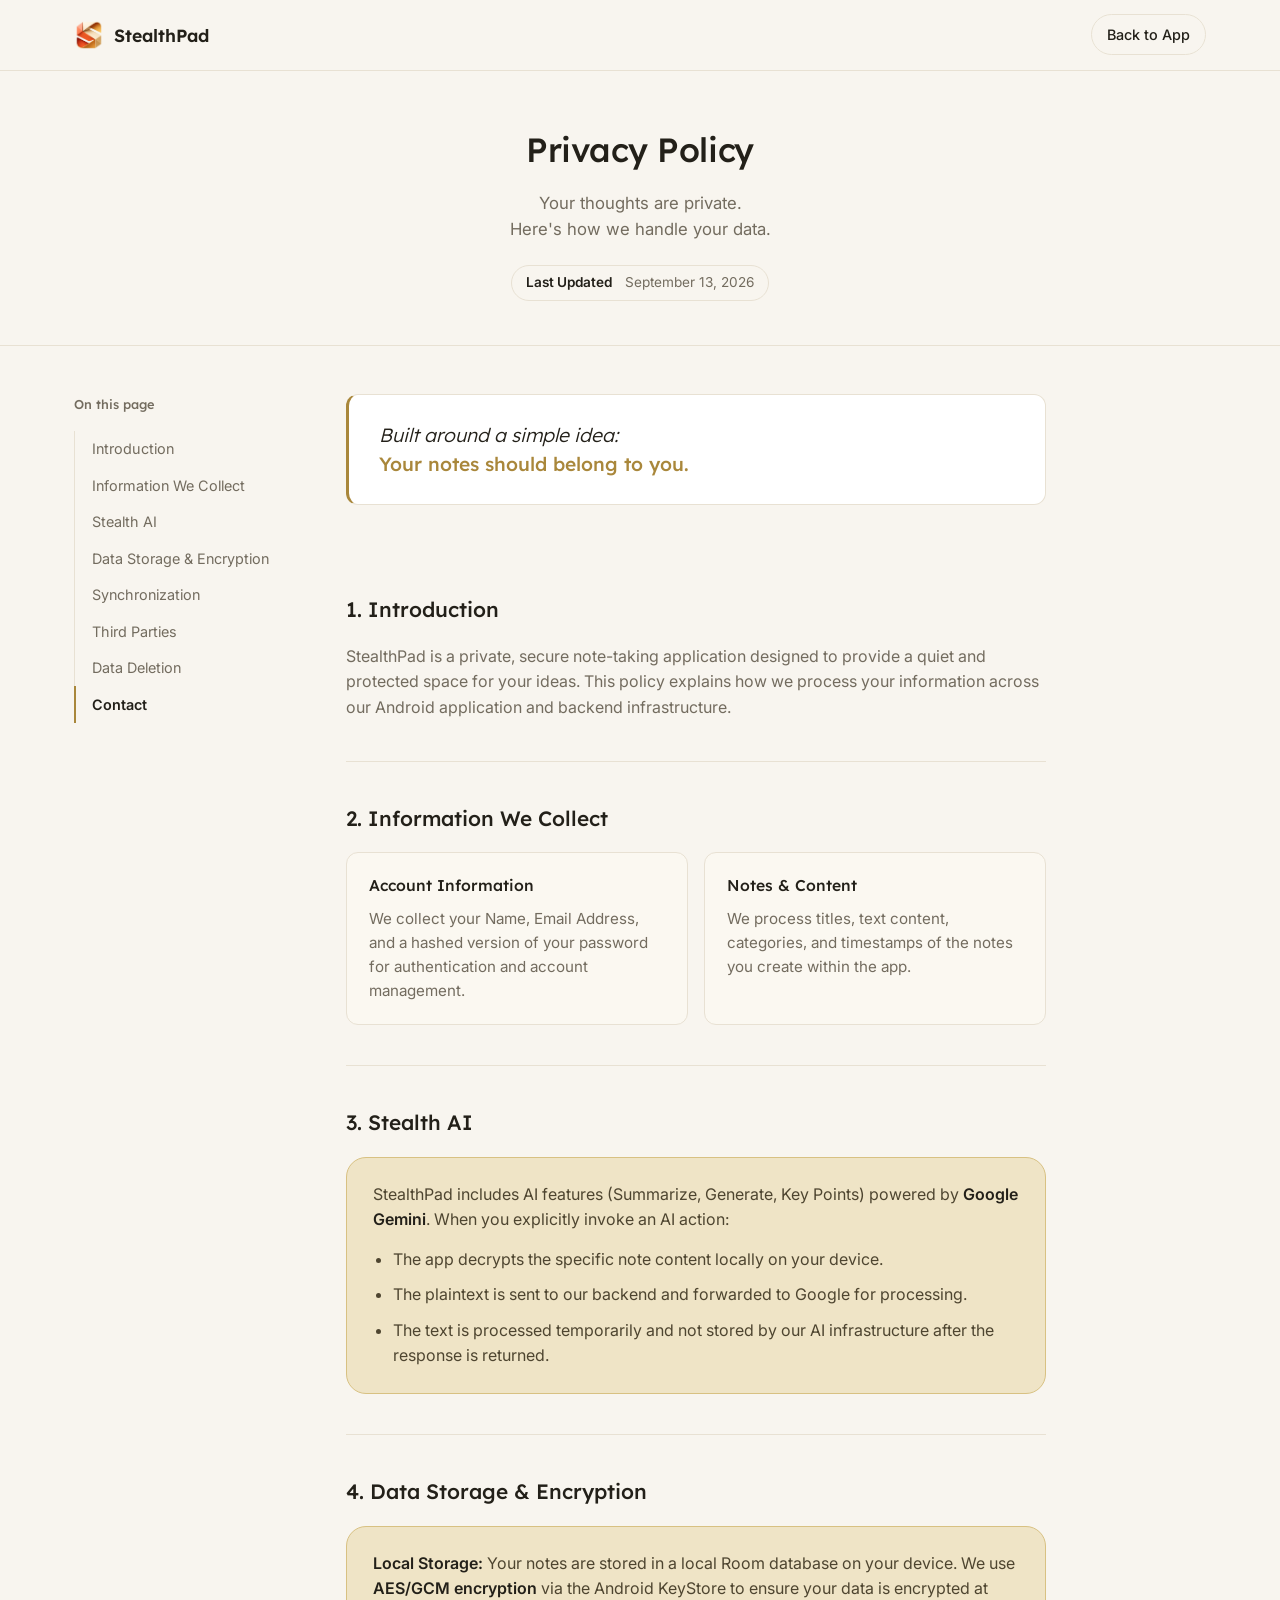
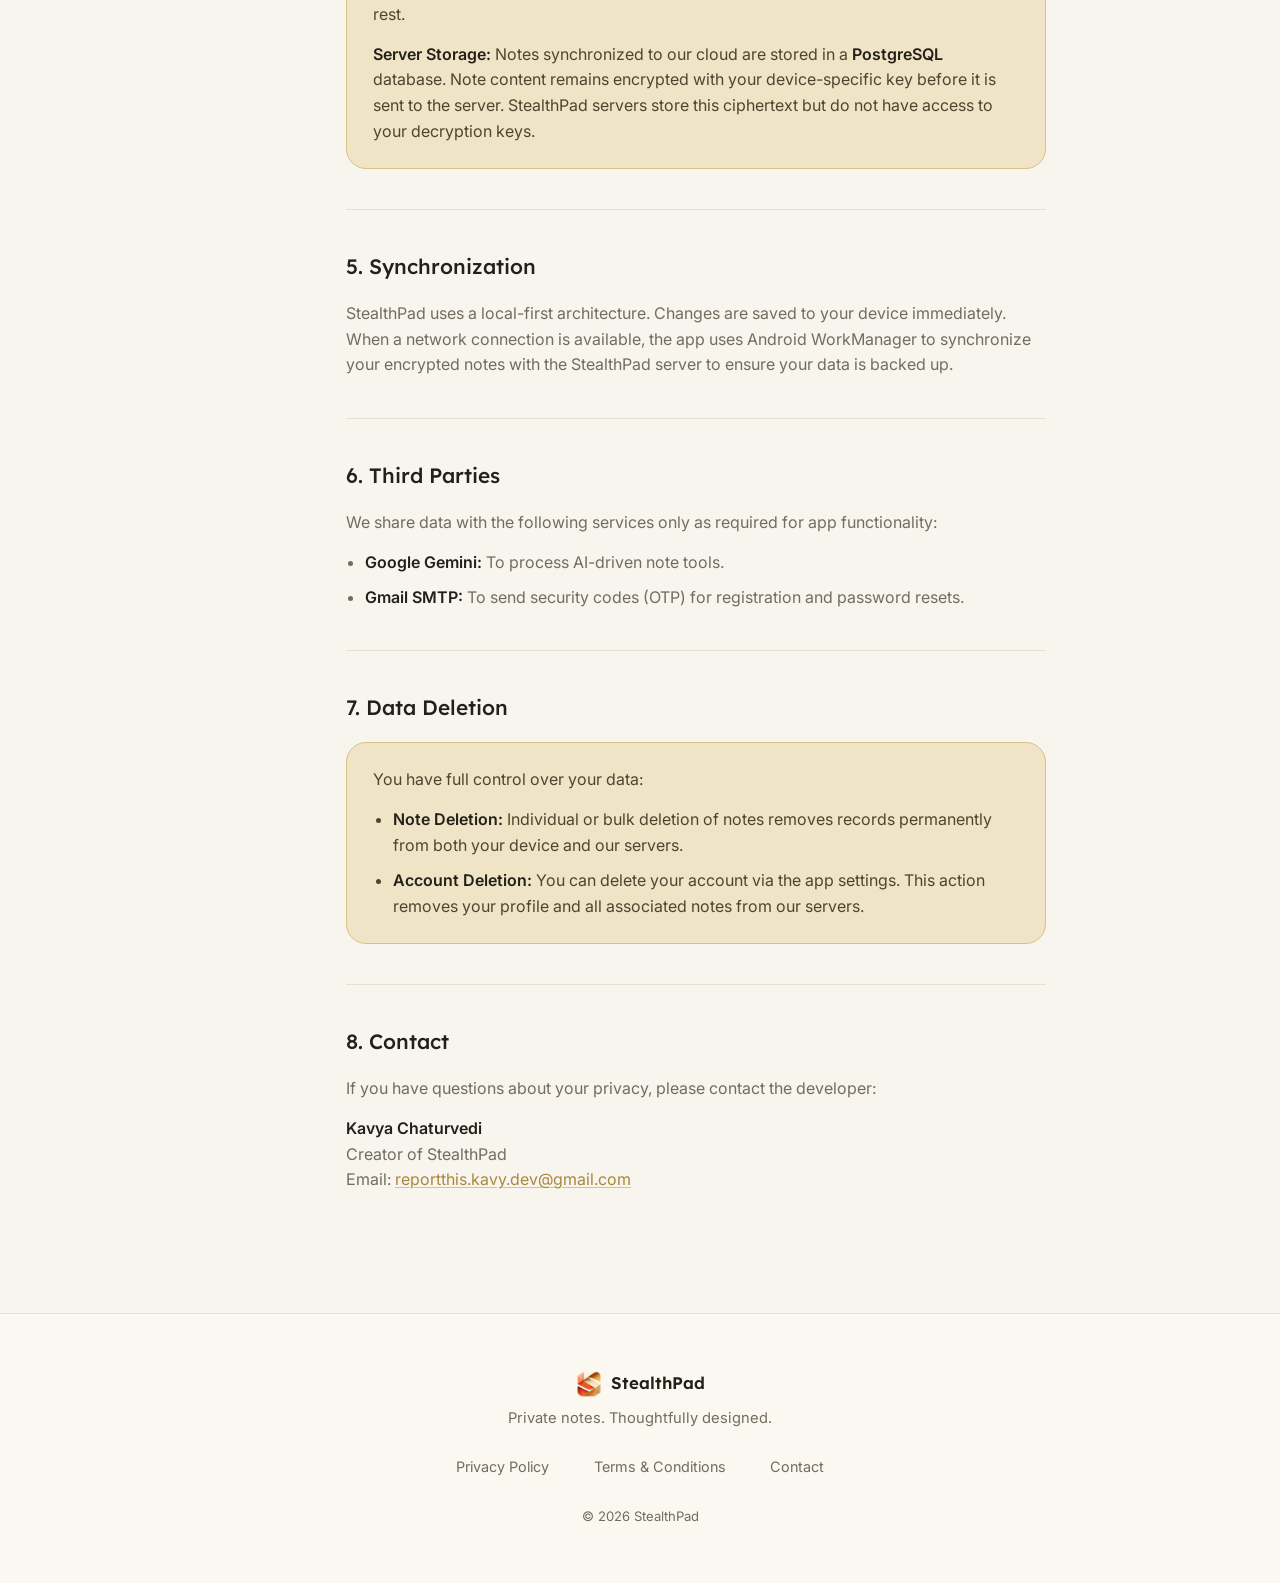
<file: StealthPad_privacy/privacy.html>
<!DOCTYPE html>
<html lang="en">
<head>
<meta charset="UTF-8">
<meta name="viewport" content="width=device-width, initial-scale=1.0">
<title>Privacy Policy | StealthPad</title>
<meta name="description" content="Learn how StealthPad handles account information, notes, synchronization, Stealth AI, and user privacy.">

<!-- Open Graph -->
<meta property="og:title" content="Privacy Policy | StealthPad">
<meta property="og:description" content="Learn how StealthPad handles account information, notes, synchronization, Stealth AI, and user privacy.">
<meta property="og:type" content="website">
<meta property="og:image" content="assets/stealthpad-logo.png">
<meta name="theme-color" content="#F8F5EF">

<link rel="preconnect" href="https://fonts.googleapis.com">
<link rel="preconnect" href="https://fonts.gstatic.com" crossorigin>
<link href="https://fonts.googleapis.com/css2?family=Lexend:wght@300;400;500;600&family=Inter:wght@400;500;600&display=swap" rel="stylesheet">

<link rel="stylesheet" href="style.css">
</head>
<body>

<a class="skip-link" href="#main-content">Skip to content</a>

<header class="site-header" id="top">
  <div class="header-inner">
    <a class="brand" href="YOUR_APP_URL" aria-label="StealthPad home">
      <img src="stealthpad-logo.png" alt="StealthPad logo" width="30" height="30" class="brand-logo" onerror="this.style.display='none'">
      <span class="brand-name">StealthPad</span>
    </a>
    <a class="back-link" href="YOUR_APP_URL">Back to App</a>
  </div>
</header>

<div class="hero">
  <div class="hero-inner">
    <h1>Privacy Policy</h1>
    <p class="hero-tagline">Your thoughts are private.<br>Here's how we handle your data.</p>
    <p class="hero-meta"><span>Last Updated</span> September 13, 2026</p>
  </div>
</div>

<!-- Mobile "On this page" disclosure -->
<div class="mobile-toc">
  <details id="mobile-toc-details">
    <summary>
      <span>On this page</span>
      <svg class="chevron" width="14" height="14" viewBox="0 0 14 14" fill="none" aria-hidden="true">
        <path d="M3 5L7 9L11 5" stroke="currentColor" stroke-width="1.6" stroke-linecap="round" stroke-linejoin="round"/>
      </svg>
    </summary>
    <nav aria-label="Page sections (mobile)">
      <ul class="mobile-toc-list">
        <li><a href="#intro" class="toc-link">Introduction</a></li>
        <li><a href="#collection" class="toc-link">Information We Collect</a></li>
        <li><a href="#ai" class="toc-link">Stealth AI</a></li>
        <li><a href="#storage" class="toc-link">Data Storage &amp; Encryption</a></li>
        <li><a href="#sync" class="toc-link">Synchronization</a></li>
        <li><a href="#thirdparty" class="toc-link">Third Parties</a></li>
        <li><a href="#deletion" class="toc-link">Data Deletion</a></li>
        <li><a href="#contact" class="toc-link">Contact</a></li>
      </ul>
    </nav>
  </details>
</div>

<div class="layout">
  <aside class="toc" aria-label="Page sections">
    <p class="toc-label">On this page</p>
    <nav>
      <ul class="toc-list" id="toc-list">
        <li><a href="#intro" class="toc-link" data-toc>Introduction</a></li>
        <li><a href="#collection" class="toc-link" data-toc>Information We Collect</a></li>
        <li><a href="#ai" class="toc-link" data-toc>Stealth AI</a></li>
        <li><a href="#storage" class="toc-link" data-toc>Data Storage &amp; Encryption</a></li>
        <li><a href="#sync" class="toc-link" data-toc>Synchronization</a></li>
        <li><a href="#thirdparty" class="toc-link" data-toc>Third Parties</a></li>
        <li><a href="#deletion" class="toc-link" data-toc>Data Deletion</a></li>
        <li><a href="#contact" class="toc-link" data-toc>Contact</a></li>
      </ul>
    </nav>
  </aside>

  <main class="content" id="main-content">

    <blockquote class="brand-callout">
      Built around a simple idea:<br>
      <strong>Your notes should belong to you.</strong>
    </blockquote>

    <section id="intro">
      <h2>1. Introduction</h2>
      <p>StealthPad is a private, secure note-taking application designed to provide a quiet and protected space for your ideas. This policy explains how we process your information across our Android application and backend infrastructure.</p>
    </section>

    <section id="collection">
      <h2>2. Information We Collect</h2>
      <div class="data-grid">
        <div class="data-card">
          <h3>Account Information</h3>
          <p>We collect your Name, Email Address, and a hashed version of your password for authentication and account management.</p>
        </div>
        <div class="data-card">
          <h3>Notes &amp; Content</h3>
          <p>We process titles, text content, categories, and timestamps of the notes you create within the app.</p>
        </div>
      </div>
    </section>

    <section id="ai" class="section-highlight">
      <h2>3. Stealth AI</h2>
      <div class="highlight-block">
        <p>StealthPad includes AI features (Summarize, Generate, Key Points) powered by <strong>Google Gemini</strong>. When you explicitly invoke an AI action:</p>
        <ul>
          <li>The app decrypts the specific note content locally on your device.</li>
          <li>The plaintext is sent to our backend and forwarded to Google for processing.</li>
          <li>The text is processed temporarily and not stored by our AI infrastructure after the response is returned.</li>
        </ul>
      </div>
    </section>

    <section id="storage" class="section-highlight">
      <h2>4. Data Storage &amp; Encryption</h2>
      <div class="highlight-block">
        <p><strong>Local Storage:</strong> Your notes are stored in a local Room database on your device. We use <strong>AES/GCM encryption</strong> via the Android KeyStore to ensure your data is encrypted at rest.</p>
        <p><strong>Server Storage:</strong> Notes synchronized to our cloud are stored in a <strong>PostgreSQL</strong> database. Note content remains encrypted with your device-specific key before it is sent to the server. StealthPad servers store this ciphertext but do not have access to your decryption keys.</p>
      </div>
    </section>

    <section id="sync">
      <h2>5. Synchronization</h2>
      <p>StealthPad uses a local-first architecture. Changes are saved to your device immediately. When a network connection is available, the app uses Android WorkManager to synchronize your encrypted notes with the StealthPad server to ensure your data is backed up.</p>
    </section>

    <section id="thirdparty">
      <h2>6. Third Parties</h2>
      <p>We share data with the following services only as required for app functionality:</p>
      <ul>
        <li><strong>Google Gemini:</strong> To process AI-driven note tools.</li>
        <li><strong>Gmail SMTP:</strong> To send security codes (OTP) for registration and password resets.</li>
      </ul>
    </section>

    <section id="deletion" class="section-highlight">
      <h2>7. Data Deletion</h2>
      <div class="highlight-block">
        <p>You have full control over your data:</p>
        <ul>
          <li><strong>Note Deletion:</strong> Individual or bulk deletion of notes removes records permanently from both your device and our servers.</li>
          <li><strong>Account Deletion:</strong> You can delete your account via the app settings. This action removes your profile and all associated notes from our servers.</li>
        </ul>
      </div>
    </section>

    <section id="contact">
      <h2>8. Contact</h2>
      <p>If you have questions about your privacy, please contact the developer:</p>
      <p><strong>Kavya Chaturvedi</strong><br>
      Creator of StealthPad<br>
      Email: <a class="text-link" href="mailto:reportthis.kavy.dev@gmail.com">reportthis.kavy.dev@gmail.com</a></p>
    </section>

  </main>
</div>

<footer class="site-footer">
  <div class="footer-inner">
    <div class="footer-brand">
      <img src="stealthpad-logo.png" alt="StealthPad logo" width="28" height="28" onerror="this.style.display='none'">
      <span>StealthPad</span>
    </div>
    <p class="footer-tagline">Private notes. Thoughtfully designed.</p>
    <nav class="footer-links" aria-label="Footer">
      <a href="privacy.html">Privacy Policy</a>
      <a href="TERMS_URL">Terms &amp; Conditions</a>
      <a href="#contact">Contact</a>
    </nav>
    <p class="footer-copy">© 2026 StealthPad</p>
  </div>
</footer>

<button id="back-to-top" class="back-to-top" type="button" aria-label="Back to top" hidden>
  <svg width="16" height="16" viewBox="0 0 16 16" fill="none" aria-hidden="true">
    <path d="M8 12.5V3.5M8 3.5L3.5 8M8 3.5L12.5 8" stroke="currentColor" stroke-width="1.6" stroke-linecap="round" stroke-linejoin="round"/>
  </svg>
</button>

<script src="main.js"></script>
</body>
</html>
</file>
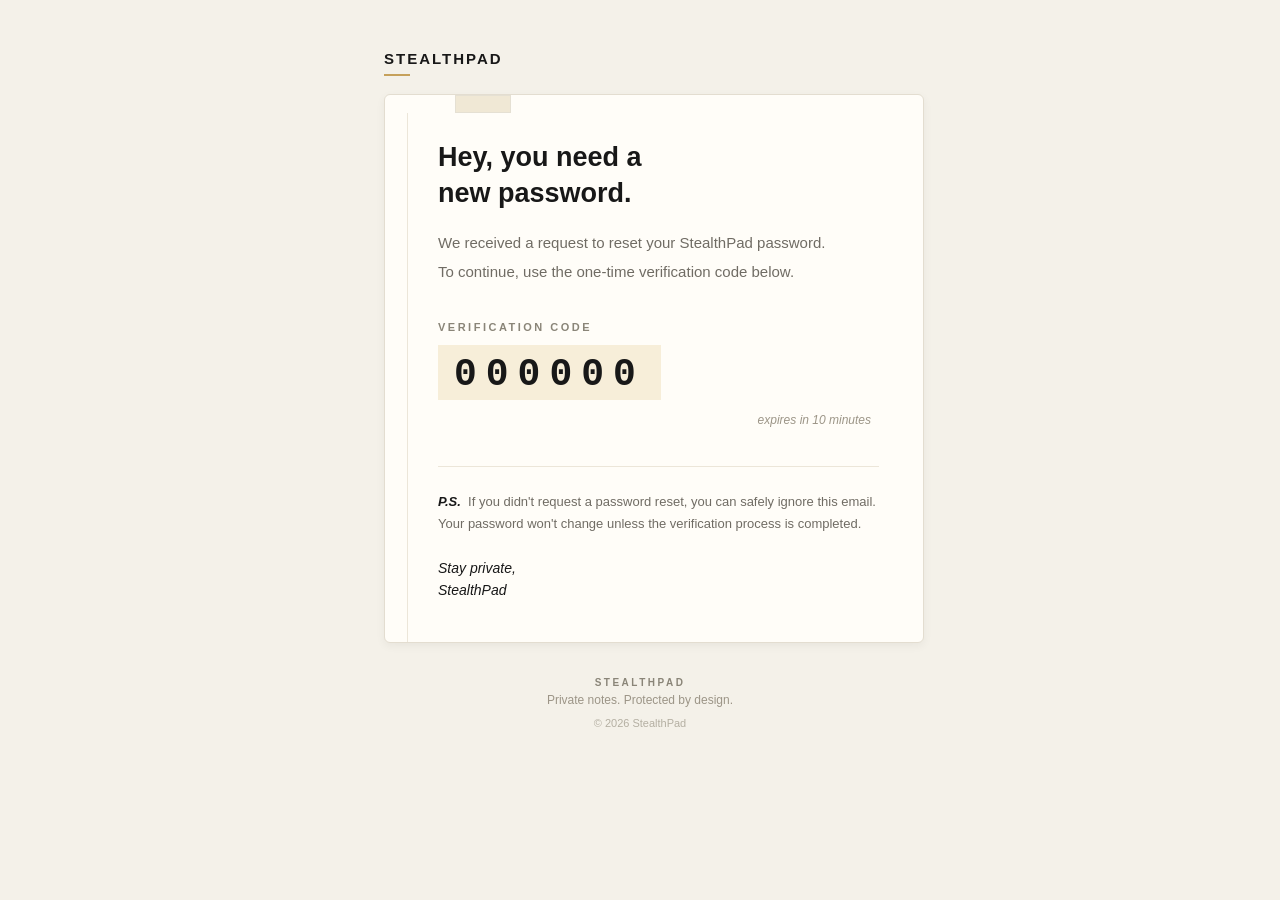
<file: stealthpad-backend/src/main/resources/templates/forgot-password.html>
<!DOCTYPE html>
<html lang="en" xmlns="http://www.w3.org/1999/xhtml" xmlns:th="http://www.thymeleaf.org">
<head>
<meta charset="UTF-8">
<meta name="viewport" content="width=device-width, initial-scale=1.0">
<meta http-equiv="X-UA-Compatible" content="IE=edge">
<title>A note from StealthPad</title>
<!--[if mso]>
<noscript>
<xml>
<o:OfficeDocumentSettings>
<o:PixelsPerInch>96</o:PixelsPerInch>
</o:OfficeDocumentSettings>
</xml>
</noscript>
<![endif]-->
<style>
    body, table, td, a { -webkit-text-size-adjust: 100%; -ms-text-size-adjust: 100%; }
    table, td { mso-table-lspace: 0pt; mso-table-rspace: 0pt; }
    img { -ms-interpolation-mode: bicubic; border: 0; height: auto; line-height: 100%; outline: none; text-decoration: none; }
    body { height: 100% !important; margin: 0 !important; padding: 0 !important; width: 100% !important; }
    a { text-decoration: none; }

    @media only screen and (max-width: 600px) {
        .email-wrapper { width: 100% !important; }
        .paper-outer { padding-left: 10px !important; padding-right: 10px !important; }
        .paper-padding { padding: 30px 24px 26px 30px !important; }
        .heading-text { font-size: 24px !important; }
        .otp-text { font-size: 30px !important; letter-spacing: 8px !important; }
    }
</style>
</head>
<body style="margin:0; padding:0; background-color:#F4F1E9;">
<div style="display:none; max-height:0; overflow:hidden; mso-hide:all; font-size:1px; line-height:1px; color:#F4F1E9;">
    A note from StealthPad — here's your one-time reset code, good for 10 minutes.
</div>

<table role="presentation" width="100%" cellpadding="0" cellspacing="0" border="0" style="background-color:#F4F1E9;">
    <tr>
        <td align="center" style="padding:50px 16px;">

            <table role="presentation" class="email-wrapper" width="580" cellpadding="0" cellspacing="0" border="0" style="width:580px; max-width:580px;">

                <!-- Sender line, slightly left-weighted -->
                <tr>
                    <td class="paper-outer" style="padding:0 0 18px 34px; font-family:Arial, Helvetica, sans-serif;">
                        <span style="font-size:15px; font-weight:bold; color:#181818; letter-spacing:2px;">STEALTHPAD</span>
                        <table role="presentation" cellpadding="0" cellspacing="0" border="0" style="margin-top:6px;">
                            <tr><td width="26" style="border-top:2px solid #C6A15B; font-size:0; line-height:0;">&nbsp;</td></tr>
                        </table>
                    </td>
                </tr>

                <!-- Paper, asymmetrically offset -->
                <tr>
                    <td class="paper-outer" style="padding:0 6px 0 34px;">
                        <table role="presentation" width="100%" cellpadding="0" cellspacing="0" border="0" style="background-color:#FFFDF8; border:1px solid #E3DDD0; border-radius:6px; box-shadow:0 3px 10px rgba(24,24,24,0.05);">

                            <!-- Tape detail, offset from center -->
                            <tr>
                                <td style="padding:0; line-height:0; font-size:0;">
                                    <table role="presentation" cellpadding="0" cellspacing="0" border="0" style="margin-left:70px;">
                                        <tr>
                                            <td width="54" height="16" bgcolor="#EFE6D2" style="opacity:0.9; border:1px solid #E3DDD0; font-size:0; line-height:0;">&nbsp;</td>
                                        </tr>
                                    </table>
                                </td>
                            </tr>

                            <tr>
                                <td>
                                    <table role="presentation" width="100%" cellpadding="0" cellspacing="0" border="0">
                                        <tr>
                                            <!-- faint margin line -->
                                            <td width="22" style="border-right:1px solid #ECE6D9; font-size:0; line-height:0;">&nbsp;</td>
                                            <td class="paper-padding" style="padding:20px 44px 40px 30px; font-family:Arial, Helvetica, sans-serif;">

                                                <!-- Personal opening -->
                                                <h1 class="heading-text" style="margin:6px 0 18px 0; font-size:27px; line-height:1.35; font-weight:bold; color:#181818;">
                                                    Hey, you need a<br>new password.
                                                </h1>

                                                <p style="margin:0 0 4px 0; font-size:15px; line-height:1.7; color:#706C64;">
                                                    We received a request to reset your StealthPad password.
                                                </p>
                                                <p style="margin:0 0 36px 0; font-size:15px; line-height:1.7; color:#706C64;">
                                                    To continue, use the one-time verification code below.
                                                </p>

                                                <!-- Verification code label -->
                                                <p style="margin:0 0 12px 0; font-size:11px; font-weight:bold; letter-spacing:2.5px; color:#8A8578;">
                                                    VERIFICATION CODE
                                                </p>

                                                <!-- OTP with highlighter effect -->
                                                <table role="presentation" cellpadding="0" cellspacing="0" border="0">
                                                    <tr>
                                                        <td bgcolor="#F7EED9" style="padding:8px 16px 4px 16px;">
                                                            <div class="otp otp-text" th:text="${otp}" style="font-family:'Courier New', Courier, monospace; font-size:38px; font-weight:bold; color:#181818; letter-spacing:9px;">
                                                                000000
                                                            </div>
                                                        </td>
                                                    </tr>
                                                </table>

                                                <!-- Offset annotation -->
                                                <table role="presentation" width="100%" cellpadding="0" cellspacing="0" border="0">
                                                    <tr>
                                                        <td align="right" style="padding:10px 8px 0 0;">
                                                            <span style="font-size:12px; font-style:italic; color:#9C9587;">expires in 10 minutes</span>
                                                        </td>
                                                    </tr>
                                                </table>

                                                <!-- Divider -->
                                                <table role="presentation" width="100%" cellpadding="0" cellspacing="0" border="0" style="margin:38px 0 24px 0;">
                                                    <tr>
                                                        <td style="border-top:1px solid #ECE6D9; font-size:0; line-height:0;">&nbsp;</td>
                                                    </tr>
                                                </table>

                                                <!-- P.S. security note -->
                                                <p style="margin:0 0 22px 0; font-size:13px; line-height:1.7; color:#706C64;">
                                                    <span style="font-weight:bold; color:#181818; font-style:italic;">P.S.</span>&nbsp; If you didn't request a password reset, you can safely ignore this email. Your password won't change unless the verification process is completed.
                                                </p>

                                                <!-- Sign-off -->
                                                <p style="margin:0; font-size:14px; line-height:1.6; font-style:italic; color:#181818;">
                                                    Stay private,<br>StealthPad
                                                </p>

                                            </td>
                                        </tr>
                                    </table>
                                </td>
                            </tr>
                        </table>
                    </td>
                </tr>

                <!-- Footer, outside the paper -->
                <tr>
                    <td align="center" style="padding:34px 20px 8px 20px; font-family:Arial, Helvetica, sans-serif;">
                        <p style="margin:0 0 5px 0; font-size:10px; font-weight:bold; letter-spacing:2.5px; color:#8A8578;">STEALTHPAD</p>
                        <p style="margin:0 0 10px 0; font-size:12px; color:#9C9587;">Private notes. Protected by design.</p>
                        <p style="margin:0; font-size:11px; color:#B4AFA2;">&copy; 2026 StealthPad</p>
                    </td>
                </tr>

            </table>

        </td>
    </tr>
</table>
</body>
</html>
</file>
<file: StealthPad_privacy/style.css>
/* ==========================================================================
   StealthPad — Privacy Policy
   Tokens
   ========================================================================== */

:root {
  --color-bg: #F8F5EF;
  --color-surface: #FFFFFF;
  --color-surface-alt: #FBF8F1;
  --color-text-primary: #232019;
  --color-text-secondary: #736C5F;
  --color-border: #E8E1D3;
  --color-accent: #A9873B;
  --color-accent-soft: #EFE4C6;
  --color-accent-line: #D8C182;

  --font-display: 'Lexend', -apple-system, BlinkMacSystemFont, sans-serif;
  --font-body: 'Inter', -apple-system, BlinkMacSystemFont, sans-serif;

  --content-max: 700px;
  --page-max: 1180px;
  --toc-width: 216px;

  --radius-md: 12px;
  --radius-lg: 20px;

  --transition-fast: 160ms ease;
}

@media (prefers-reduced-motion: reduce) {
  :root { --transition-fast: 0ms; }
  html { scroll-behavior: auto !important; }
  * , *::before, *::after {
    animation-duration: 0.001ms !important;
    animation-iteration-count: 1 !important;
    transition-duration: 0.001ms !important;
    scroll-behavior: auto !important;
  }
}

* { box-sizing: border-box; }

html {
  scroll-behavior: smooth;
}

body {
  margin: 0;
  background: var(--color-bg);
  color: var(--color-text-primary);
  font-family: var(--font-body);
  line-height: 1.6;
  -webkit-font-smoothing: antialiased;
}

img { max-width: 100%; display: block; }

a {
  color: inherit;
}

.skip-link {
  position: absolute;
  left: 1rem;
  top: -3rem;
  background: var(--color-text-primary);
  color: #fff;
  padding: 0.6rem 1rem;
  border-radius: var(--radius-md);
  font-size: 0.9rem;
  z-index: 2000;
  transition: top var(--transition-fast);
}
.skip-link:focus {
  top: 1rem;
}

:focus-visible {
  outline: 2px solid var(--color-accent);
  outline-offset: 3px;
  border-radius: 4px;
}

/* ==========================================================================
   Header
   ========================================================================== */

.site-header {
  position: sticky;
  top: 0;
  z-index: 1000;
  background: rgba(248, 245, 239, 0.9);
  backdrop-filter: saturate(140%) blur(8px);
  border-bottom: 1px solid var(--color-border);
}

.header-inner {
  max-width: var(--page-max);
  margin: 0 auto;
  padding: 0.9rem 1.5rem;
  display: flex;
  align-items: center;
  justify-content: space-between;
  gap: 1rem;
}

.brand {
  display: flex;
  align-items: center;
  gap: 10px;
  text-decoration: none;
  font-family: var(--font-display);
  font-weight: 600;
  font-size: 1.1rem;
  color: var(--color-text-primary);
}

.brand-logo {
  border-radius: 7px;
}

.back-link {
  text-decoration: none;
  font-size: 0.9rem;
  font-weight: 500;
  color: var(--color-text-primary);
  padding: 0.5rem 0.95rem;
  border: 1px solid var(--color-border);
  border-radius: 999px;
  transition: border-color var(--transition-fast), background var(--transition-fast);
  white-space: nowrap;
}

.back-link:hover {
  border-color: var(--color-accent-line);
  background: var(--color-accent-soft);
}

/* ==========================================================================
   Hero
   ========================================================================== */

.hero {
  border-bottom: 1px solid var(--color-border);
}

.hero-inner {
  max-width: var(--page-max);
  margin: 0 auto;
  padding: 3.25rem 1.5rem 2.75rem;
  text-align: center;
}

.hero-inner h1 {
  font-family: var(--font-display);
  font-weight: 500;
  font-size: 2.1rem;
  letter-spacing: -0.01em;
  margin: 0 0 0.85rem;
}

.hero-tagline {
  color: var(--color-text-secondary);
  font-size: 1.05rem;
  margin: 0 0 1.4rem;
  line-height: 1.55;
}

.hero-meta {
  display: inline-flex;
  align-items: baseline;
  gap: 0.4rem;
  font-size: 0.85rem;
  color: var(--color-text-secondary);
  margin: 0;
  padding: 0.4rem 0.9rem;
  border: 1px solid var(--color-border);
  border-radius: 999px;
}

.hero-meta span {
  color: var(--color-text-primary);
  font-weight: 600;
  margin-right: 0.4rem;
}

/* ==========================================================================
   Layout
   ========================================================================== */

.layout {
  max-width: var(--page-max);
  margin: 0 auto;
  padding: 3rem 1.5rem 5rem;
  display: grid;
  grid-template-columns: var(--toc-width) minmax(0, 1fr);
  gap: 3.5rem;
  align-items: start;
}

/* Desktop TOC */
.toc {
  position: sticky;
  top: 92px;
}

.toc-label {
  font-family: var(--font-display);
  font-size: 0.8rem;
  font-weight: 500;
  color: var(--color-text-secondary);
  margin: 0 0 1rem;
}

.toc-list {
  list-style: none;
  margin: 0;
  padding: 0;
  border-left: 1px solid var(--color-border);
  position: relative;
}

.toc-list li { margin: 0; }

.toc-link {
  display: block;
  padding: 0.42rem 0 0.42rem 1rem;
  margin-left: -1px;
  border-left: 2px solid transparent;
  text-decoration: none;
  font-size: 0.9rem;
  color: var(--color-text-secondary);
  transition: color var(--transition-fast), border-color var(--transition-fast);
}

.toc-link:hover {
  color: var(--color-text-primary);
}

.toc-link.is-active {
  color: var(--color-text-primary);
  font-weight: 600;
  border-left-color: var(--color-accent);
}

/* Mobile TOC */
.mobile-toc {
  display: none;
  max-width: var(--page-max);
  margin: 0 auto;
  padding: 1.25rem 1.25rem 0;
}

.mobile-toc details {
  border: 1px solid var(--color-border);
  border-radius: var(--radius-md);
  background: var(--color-surface);
  overflow: hidden;
}

.mobile-toc summary {
  list-style: none;
  cursor: pointer;
  display: flex;
  align-items: center;
  justify-content: space-between;
  padding: 0.85rem 1.1rem;
  font-weight: 500;
  font-size: 0.95rem;
}

.mobile-toc summary::-webkit-details-marker { display: none; }

.mobile-toc .chevron {
  transition: transform var(--transition-fast);
  color: var(--color-text-secondary);
}

.mobile-toc details[open] .chevron {
  transform: rotate(180deg);
}

.mobile-toc-list {
  list-style: none;
  margin: 0;
  padding: 0.25rem 1.1rem 1rem;
  border-top: 1px solid var(--color-border);
}

.mobile-toc-list a {
  display: block;
  padding: 0.55rem 0;
  text-decoration: none;
  font-size: 0.92rem;
  color: var(--color-text-secondary);
}

.mobile-toc-list a.is-active {
  color: var(--color-text-primary);
  font-weight: 600;
}

/* ==========================================================================
   Content
   ========================================================================== */

.content {
  max-width: var(--content-max);
}

.brand-callout {
  margin: 0 0 3rem;
  padding: 1.6rem 1.9rem;
  background: var(--color-surface);
  border: 1px solid var(--color-border);
  border-left: 3px solid var(--color-accent);
  border-radius: var(--radius-md);
  font-family: var(--font-display);
  font-weight: 300;
  font-style: italic;
  font-size: 1.2rem;
  line-height: 1.5;
  color: var(--color-text-primary);
}

.brand-callout strong {
  font-weight: 500;
  font-style: normal;
  color: var(--color-accent);
}

section {
  padding: 2.5rem 0;
  border-bottom: 1px solid var(--color-border);
  scroll-margin-top: 96px;
}

section:last-of-type {
  border-bottom: none;
}

section h2 {
  font-family: var(--font-display);
  font-weight: 500;
  font-size: 1.3rem;
  margin: 0 0 1.1rem;
  color: var(--color-text-primary);
}

section p, section li {
  color: var(--color-text-secondary);
  font-size: 1rem;
  margin: 0 0 0.9rem;
}

section p:last-child, section li:last-child {
  margin-bottom: 0;
}

section ul {
  margin: 0;
  padding-left: 1.2rem;
}

section li {
  margin-bottom: 0.6rem;
}

section li:last-child { margin-bottom: 0; }

section strong {
  color: var(--color-text-primary);
  font-weight: 600;
}

.text-link {
  color: var(--color-accent);
  text-decoration: underline;
  text-decoration-color: var(--color-accent-line);
  text-underline-offset: 2px;
}

.data-grid {
  display: grid;
  grid-template-columns: 1fr 1fr;
  gap: 1rem;
}

.data-card {
  background: var(--color-surface-alt);
  border: 1px solid var(--color-border);
  border-radius: var(--radius-md);
  padding: 1.25rem 1.35rem;
}

.data-card h3 {
  font-family: var(--font-display);
  font-weight: 500;
  font-size: 0.98rem;
  margin: 0 0 0.5rem;
  color: var(--color-text-primary);
}

.data-card p {
  margin: 0;
  font-size: 0.95rem;
}

/* Highlighted sections: Stealth AI, Storage, Deletion */
.highlight-block {
  background: var(--color-accent-soft);
  border: 1px solid var(--color-accent-line);
  border-radius: var(--radius-lg);
  padding: 1.5rem 1.65rem;
}

.highlight-block p, .highlight-block li {
  color: #4E4530;
}

.highlight-block strong {
  color: var(--color-text-primary);
}

/* ==========================================================================
   Footer
   ========================================================================== */

.site-footer {
  border-top: 1px solid var(--color-border);
  background: var(--color-surface-alt);
}

.footer-inner {
  max-width: var(--page-max);
  margin: 0 auto;
  padding: 3.5rem 1.5rem;
  text-align: center;
}

.footer-brand {
  display: inline-flex;
  align-items: center;
  gap: 8px;
  font-family: var(--font-display);
  font-weight: 600;
  font-size: 1.05rem;
  margin-bottom: 0.6rem;
}

.footer-brand img { border-radius: 6px; }

.footer-tagline {
  color: var(--color-text-secondary);
  font-size: 0.92rem;
  margin: 0 0 1.5rem;
}

.footer-links {
  display: flex;
  justify-content: center;
  flex-wrap: wrap;
  gap: 1.4rem;
  margin-bottom: 1.75rem;
}

.footer-links a {
  text-decoration: none;
  font-size: 0.9rem;
  color: var(--color-text-secondary);
  transition: color var(--transition-fast);
  margin: 0 0.7rem;
}

.footer-links a:hover {
  color: var(--color-accent);
}

.footer-copy {
  color: var(--color-text-secondary);
  font-size: 0.82rem;
  margin: 0;
}

/* ==========================================================================
   Back to top
   ========================================================================== */

.back-to-top {
  position: fixed;
  right: 1.5rem;
  bottom: 1.5rem;
  width: 42px;
  height: 42px;
  border-radius: 50%;
  border: 1px solid var(--color-border);
  background: var(--color-surface);
  color: var(--color-text-primary);
  display: flex;
  align-items: center;
  justify-content: center;
  cursor: pointer;
  box-shadow: 0 6px 18px rgba(35, 32, 25, 0.1);
  transition: opacity var(--transition-fast), transform var(--transition-fast), border-color var(--transition-fast);
  z-index: 900;
}

.back-to-top:hover {
  border-color: var(--color-accent-line);
  color: var(--color-accent);
}

.back-to-top[hidden] {
  display: none;
}

/* ==========================================================================
   Responsive
   ========================================================================== */

@media (max-width: 1024px) {
  :root {
    --toc-width: 176px;
  }
  .layout {
    gap: 2.25rem;
  }
}

@media (max-width: 860px) {
  .layout {
    display: block;
    padding: 1.75rem 1.25rem 4rem;
  }
  .toc { display: none; }
  .mobile-toc { display: block; }
  .content { max-width: none; }
  .hero-inner { padding: 2.25rem 1.25rem 2rem; }
  .hero-inner h1 { font-size: 1.65rem; }
  .header-inner { padding: 0.75rem 1.25rem; }
  .data-grid { grid-template-columns: 1fr; }
  .back-to-top {
    right: 1.1rem;
    bottom: 1.1rem;
    width: 40px;
    height: 40px;
  }
}
</file>
